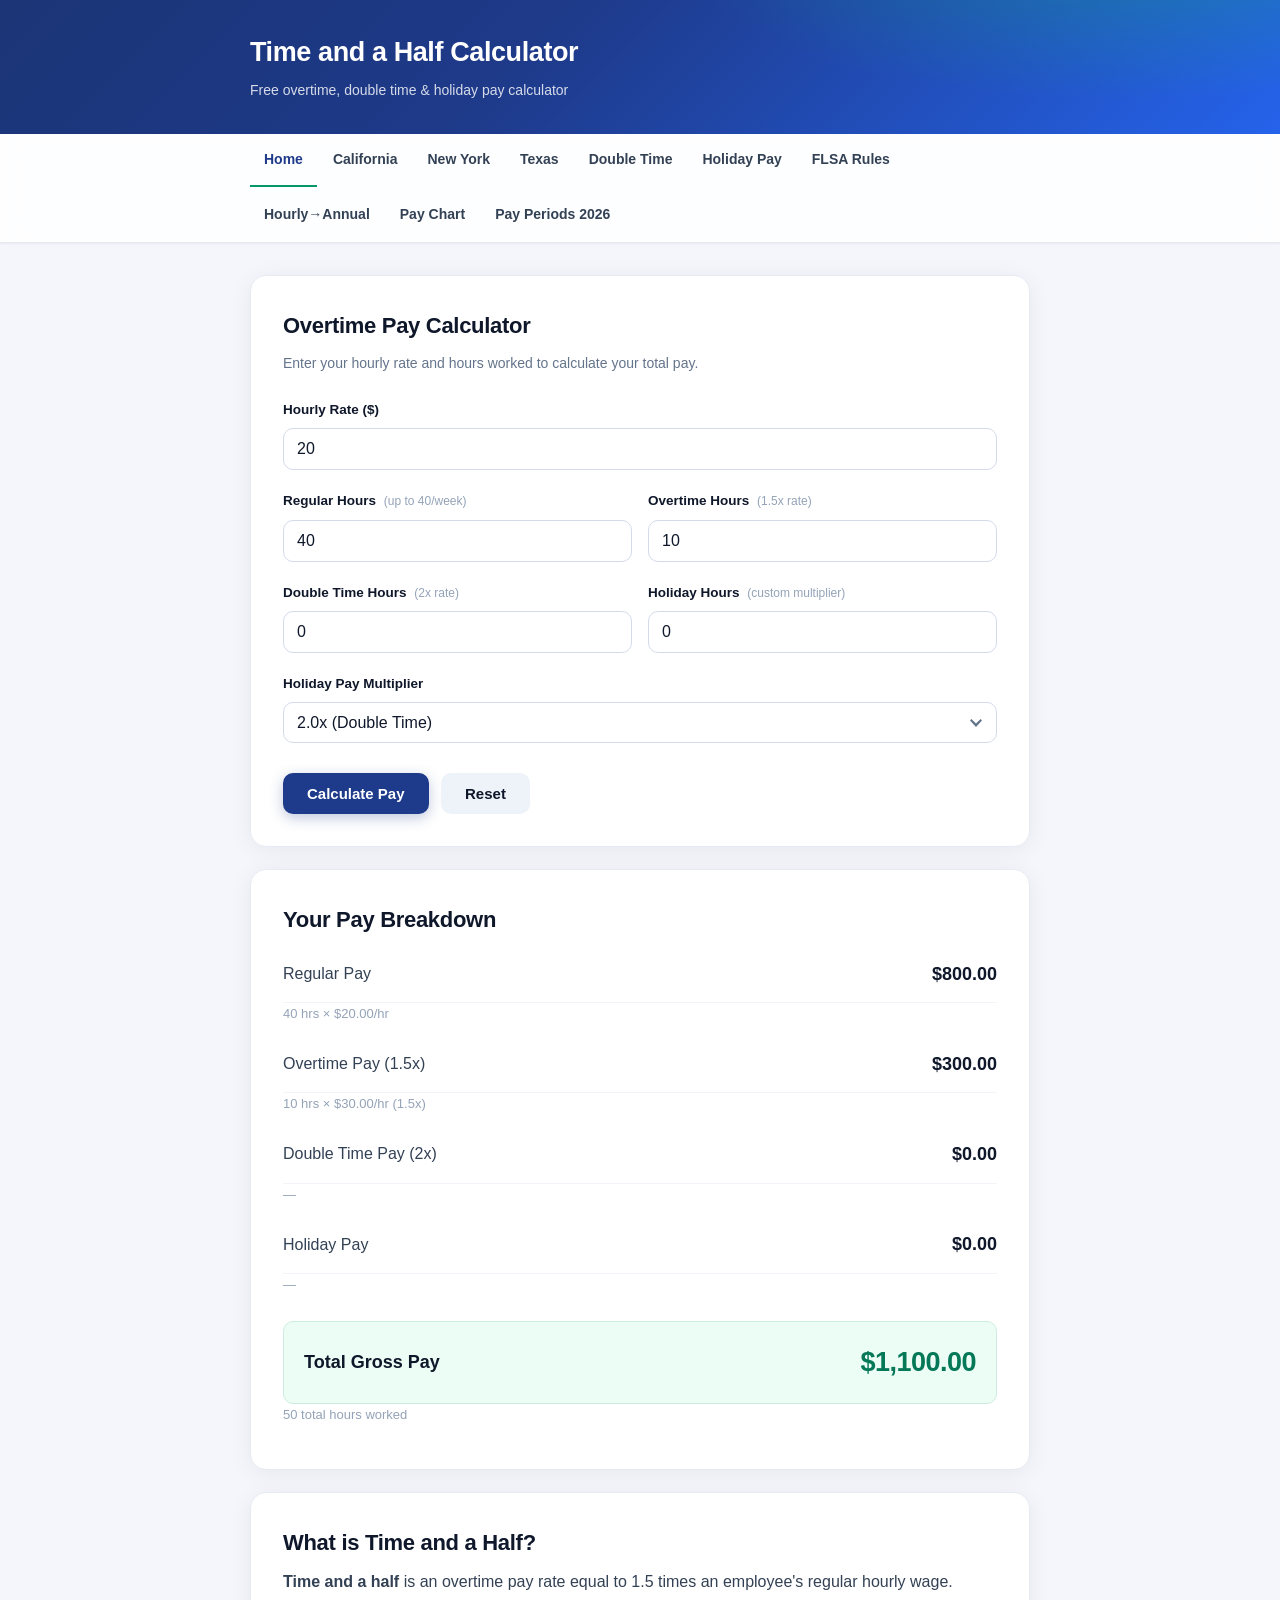
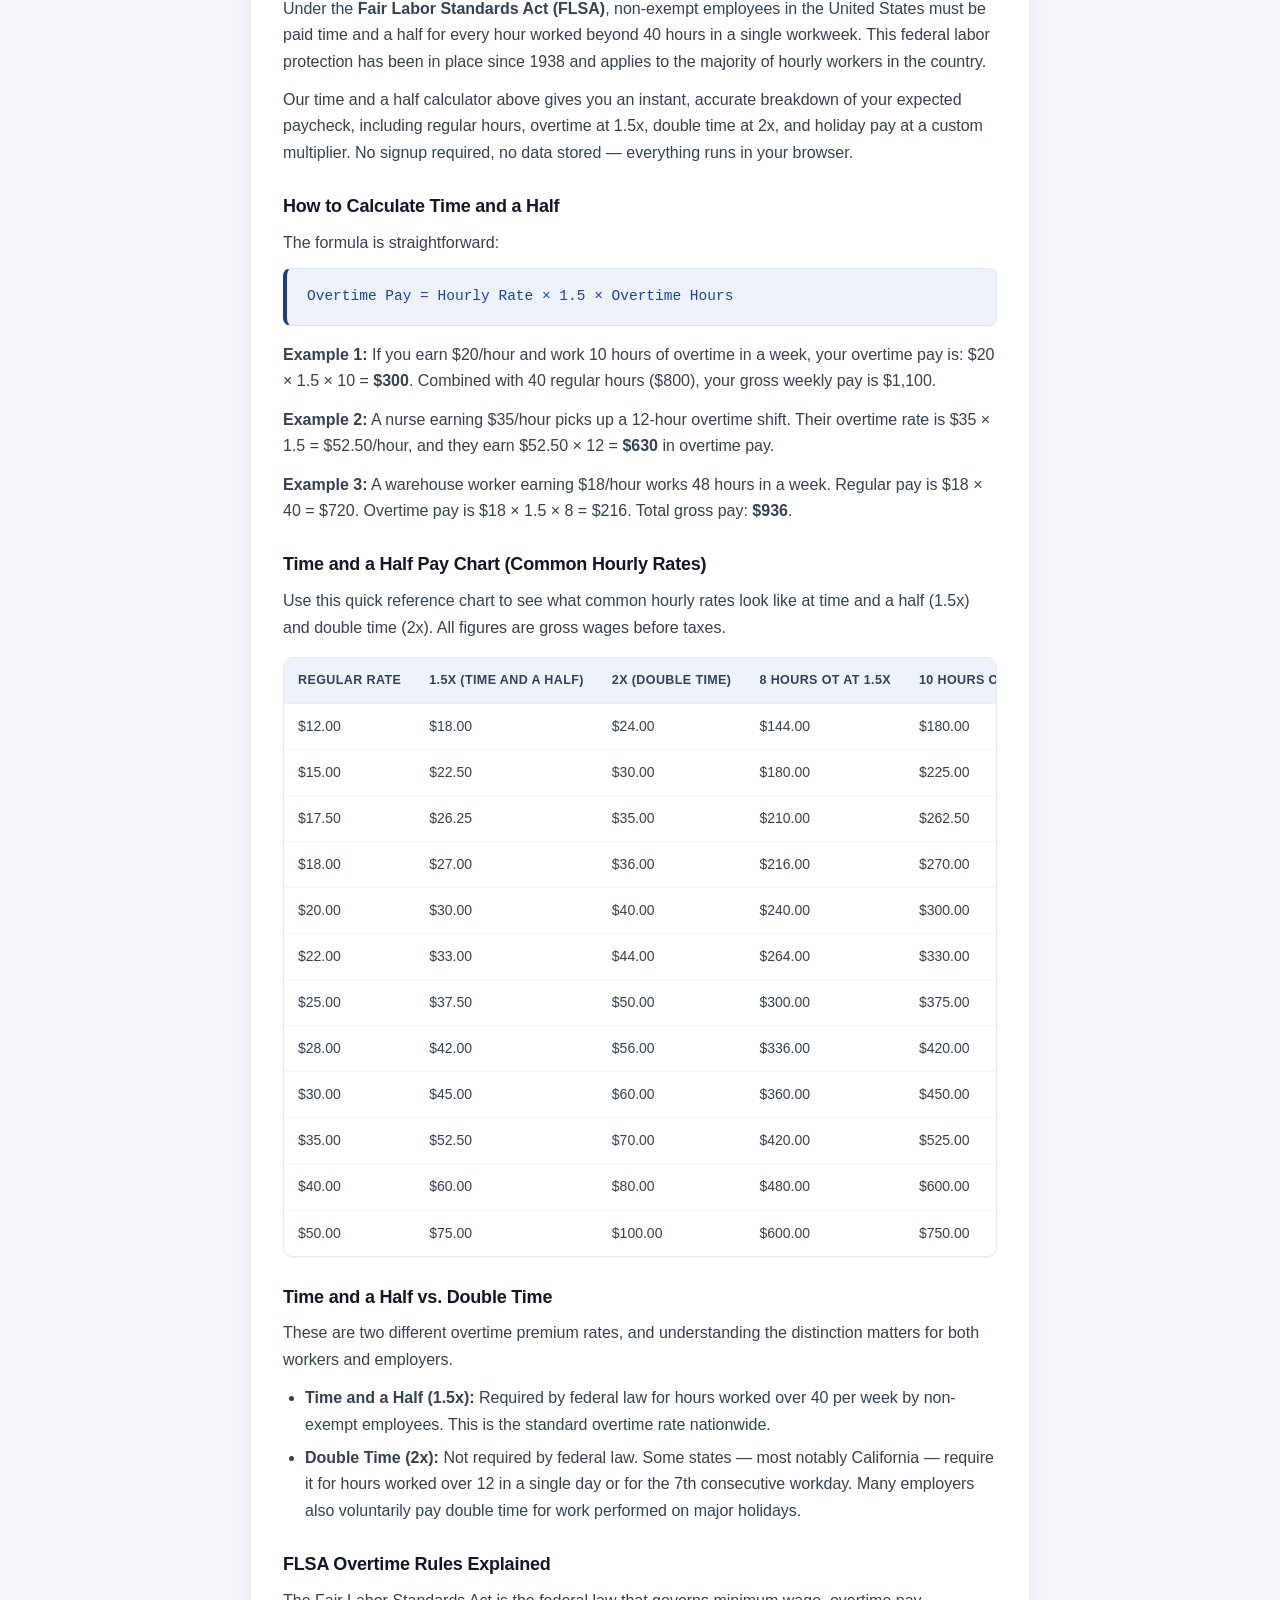
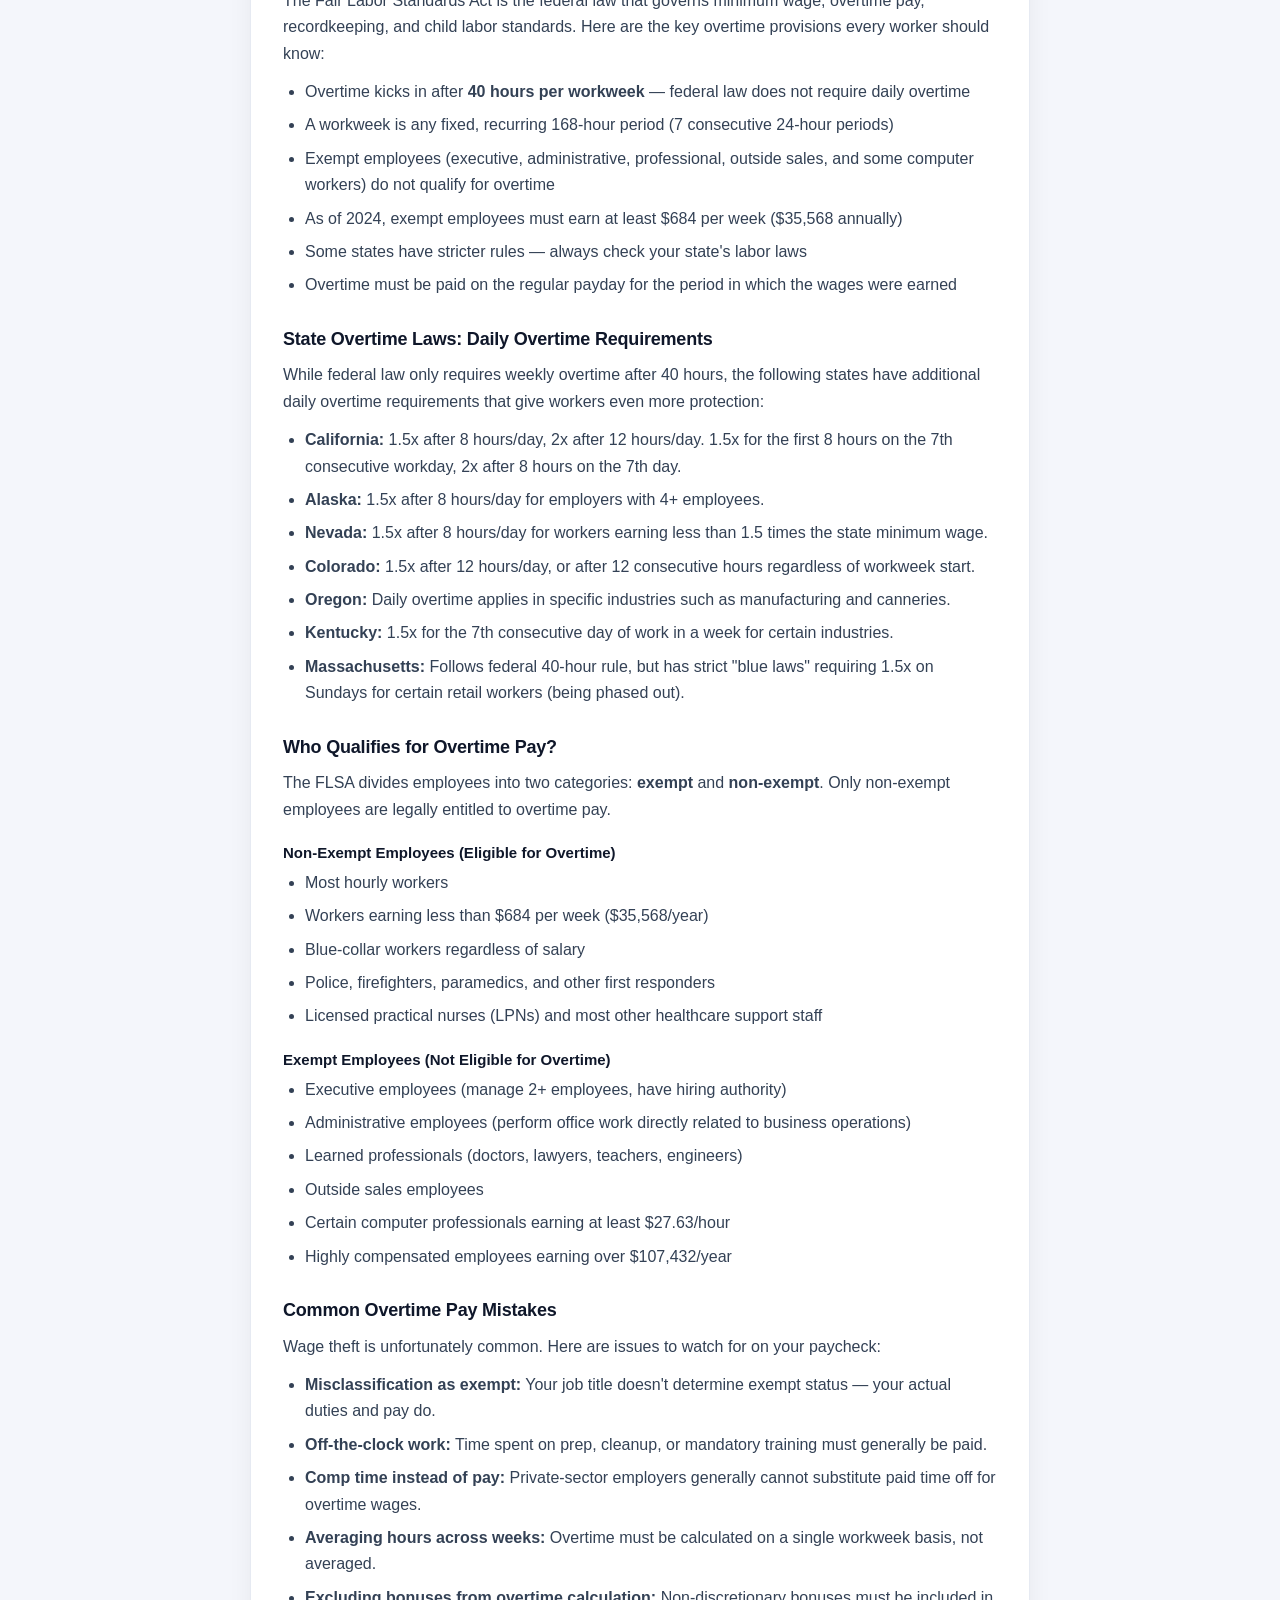
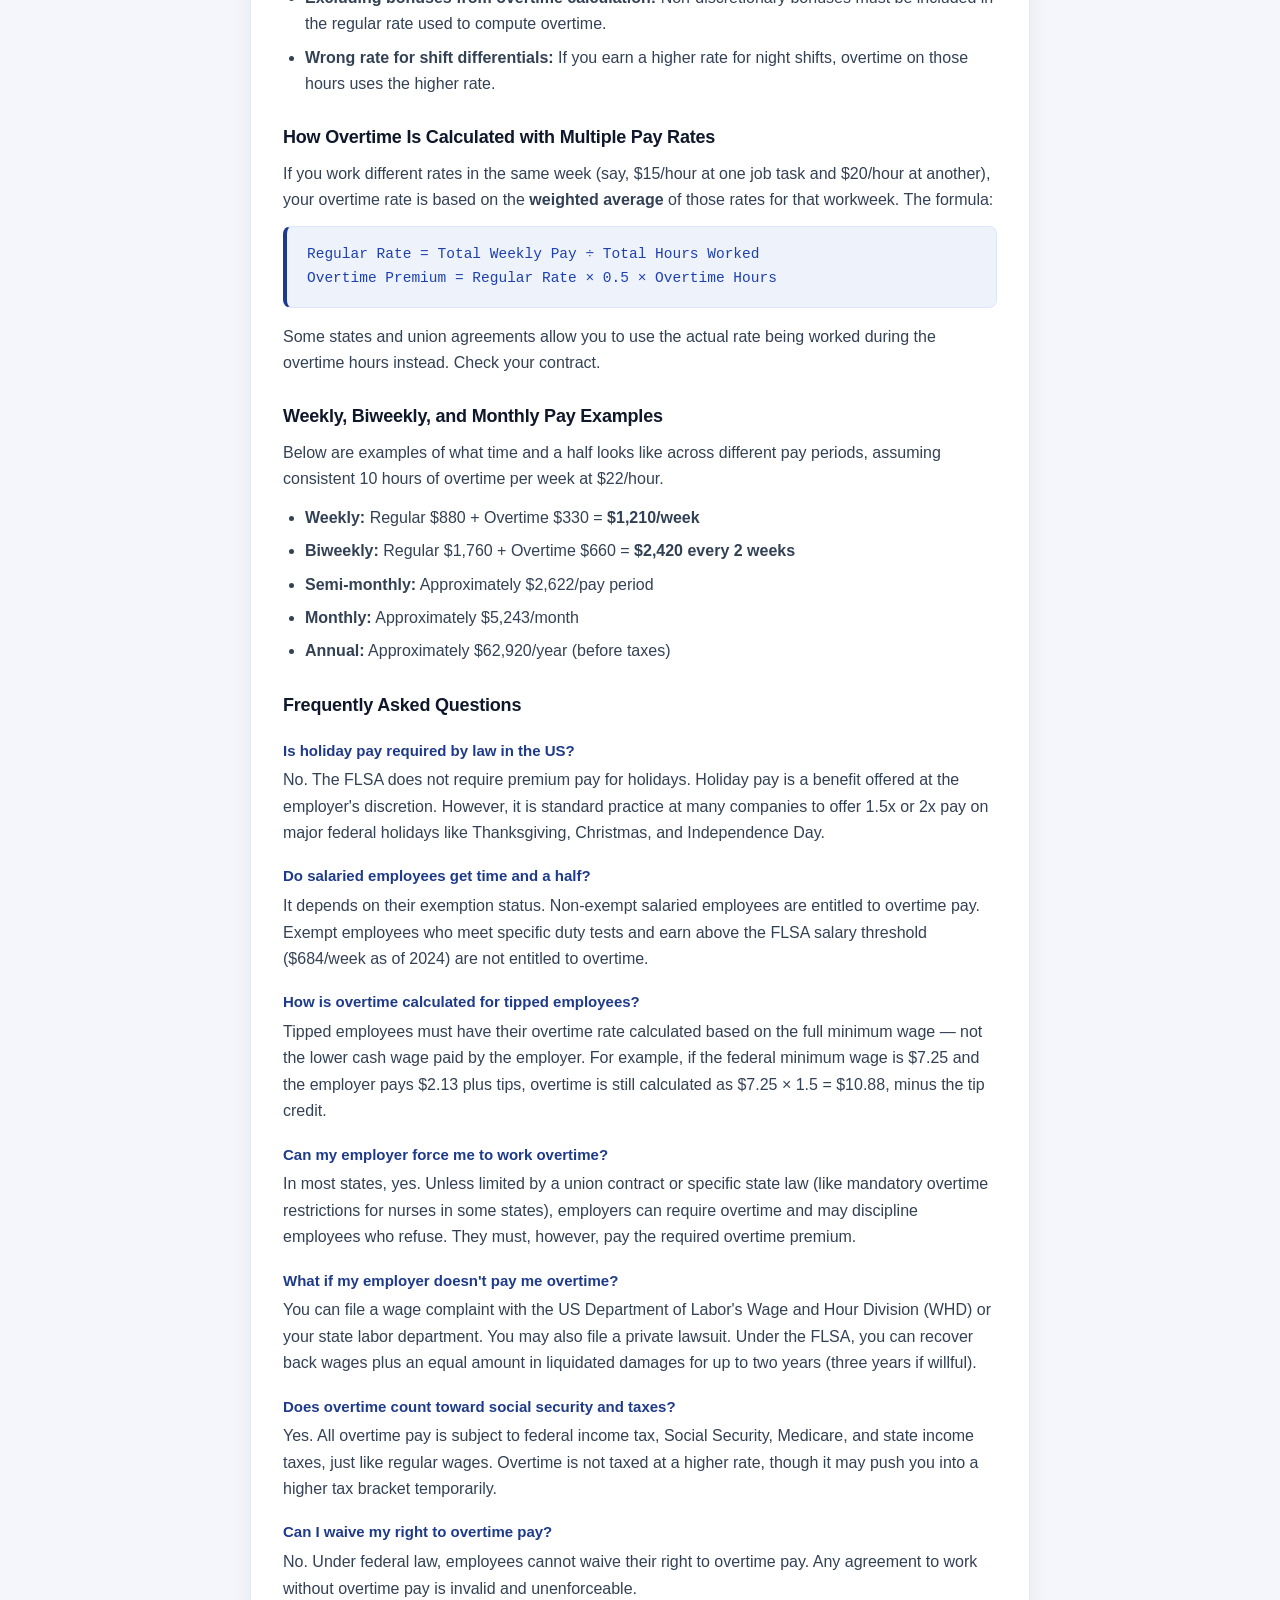
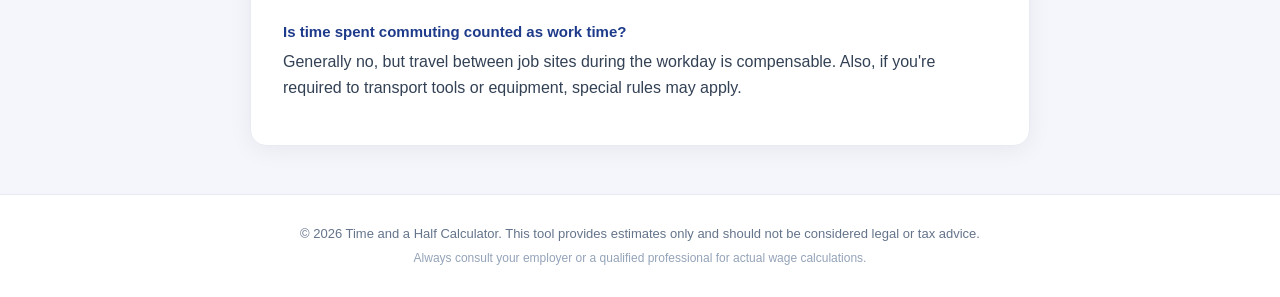
<file: index.html>
<!DOCTYPE html>
<html lang="en">
<head>
<meta charset="UTF-8">
<meta name="viewport" content="width=device-width, initial-scale=1.0">
<title>Time and a Half Calculator | Free Overtime Pay Tool</title>
<meta name="description" content="Free time and a half calculator. Instantly calculate overtime pay at 1.5x, double time at 2x, and holiday pay. FLSA-compliant overtime calculator for US hourly workers in 2026.">
<meta name="keywords" content="time and a half calculator, overtime calculator, overtime pay, 1.5x pay, double time calculator, holiday pay, FLSA overtime, hourly wage calculator">
<meta name="author" content="Time and a Half Calculator">
<meta name="robots" content="index, follow">
<meta name="theme-color" content="#1e3a8a">

<link rel="canonical" href="https://timeandahalfcalculator.one/">

<!-- Open Graph -->
<meta property="og:type" content="website">
<meta property="og:url" content="https://timeandahalfcalculator.one/">
<meta property="og:title" content="Time and a Half Calculator | Free Overtime Pay Calculator">
<meta property="og:description" content="Calculate overtime pay instantly. Supports 1.5x time and a half, 2x double time, and holiday pay. Free, no signup required.">
<meta property="og:image" content="https://timeandahalfcalculator.one/og-image.png">
<meta property="og:image:width" content="1200">
<meta property="og:image:height" content="630">
<meta property="og:site_name" content="Time and a Half Calculator">
<meta property="og:locale" content="en_US">

<!-- Twitter -->
<meta name="twitter:card" content="summary_large_image">
<meta name="twitter:title" content="Time and a Half Calculator | Free Overtime Pay Calculator">
<meta name="twitter:description" content="Calculate overtime pay instantly. 1.5x, 2x, and holiday pay supported. 100% free.">
<meta name="twitter:image" content="https://timeandahalfcalculator.one/og-image.png">

<link rel="icon" type="image/x-icon" href="/favicon.ico">
<link rel="icon" type="image/png" sizes="32x32" href="/favicon-32.png">
<link rel="icon" type="image/png" sizes="16x16" href="/favicon-16.png">
<link rel="apple-touch-icon" sizes="180x180" href="/favicon-180.png">

<link rel="stylesheet" href="style.css">

<!-- Structured Data: WebApplication -->
<script type="application/ld+json">
{
  "@context": "https://schema.org",
  "@type": "WebApplication",
  "name": "Time and a Half Calculator",
  "url": "https://timeandahalfcalculator.one/",
  "description": "Free online calculator for time and a half (1.5x), double time (2x), and holiday overtime pay. FLSA-compliant for US workers.",
  "applicationCategory": "FinanceApplication",
  "operatingSystem": "Any",
  "browserRequirements": "Requires JavaScript",
  "offers": {
    "@type": "Offer",
    "price": "0",
    "priceCurrency": "USD"
  },
  "aggregateRating": {
    "@type": "AggregateRating",
    "ratingValue": "4.8",
    "ratingCount": "127",
    "bestRating": "5",
    "worstRating": "1"
  }
}
</script>

<!-- Structured Data: FAQ -->
<script type="application/ld+json">
{
  "@context": "https://schema.org",
  "@type": "FAQPage",
  "mainEntity": [
    {
      "@type": "Question",
      "name": "What is time and a half pay?",
      "acceptedAnswer": {
        "@type": "Answer",
        "text": "Time and a half is an overtime pay rate equal to 1.5 times an employee's regular hourly wage. Under the Fair Labor Standards Act (FLSA), non-exempt US employees must receive time and a half for every hour worked beyond 40 in a single workweek."
      }
    },
    {
      "@type": "Question",
      "name": "How do you calculate time and a half?",
      "acceptedAnswer": {
        "@type": "Answer",
        "text": "Multiply your regular hourly rate by 1.5, then multiply by the number of overtime hours. For example, at $20/hour working 10 overtime hours: $20 × 1.5 × 10 = $300 in overtime pay."
      }
    },
    {
      "@type": "Question",
      "name": "Is holiday pay required by law in the US?",
      "acceptedAnswer": {
        "@type": "Answer",
        "text": "No. The FLSA does not require premium pay for holidays. Holiday pay is a benefit offered at the employer's discretion, though it is a common practice."
      }
    },
    {
      "@type": "Question",
      "name": "Do salaried employees get overtime pay?",
      "acceptedAnswer": {
        "@type": "Answer",
        "text": "It depends. Non-exempt salaried employees are entitled to overtime pay, while exempt employees who meet specific duty and salary tests are not."
      }
    },
    {
      "@type": "Question",
      "name": "What is double time?",
      "acceptedAnswer": {
        "@type": "Answer",
        "text": "Double time is a pay rate equal to 2 times an employee's regular hourly wage. It is not required by federal law, but some states like California require it for hours worked beyond 12 in a single day. It is also commonly paid for holidays."
      }
    }
  ]
}
</script>
</head>
<body>

<header class="site-header">
  <div class="container">
    <h1 class="logo"><a href="./">Time and a Half Calculator</a></h1>
    <p class="tagline">Free overtime, double time &amp; holiday pay calculator</p>
  </div>
</header>

<nav class="site-nav">
  <div class="container">
    <ul>
      <li><a href="./" class="active">Home</a></li>
      <li><a href="california-overtime-calculator/">California</a></li>
      <li><a href="new-york-overtime-calculator/">New York</a></li>
      <li><a href="texas-overtime-calculator/">Texas</a></li>
      <li><a href="double-time-calculator/">Double Time</a></li>
      <li><a href="holiday-pay-calculator/">Holiday Pay</a></li>
      <li><a href="flsa-overtime-rules/">FLSA Rules</a></li>
      <li><a href="hourly-to-annual-calculator/">Hourly→Annual</a></li>
      <li><a href="overtime-pay-chart/">Pay Chart</a></li>
      <li><a href="pay-periods-2026/">Pay Periods 2026</a></li>
    </ul>
  </div>
</nav>

<main class="container">

  <section class="calculator-card">
    <h2>Overtime Pay Calculator</h2>
    <p class="helper-text">Enter your hourly rate and hours worked to calculate your total pay.</p>

    <div class="input-group">
      <label for="hourlyRate">Hourly Rate ($)</label>
      <input type="number" id="hourlyRate" min="0" step="0.01" placeholder="e.g. 20.00" value="20">
    </div>

    <div class="input-row">
      <div class="input-group">
        <label for="regularHours">Regular Hours
          <span class="hint">(up to 40/week)</span>
        </label>
        <input type="number" id="regularHours" min="0" step="0.25" placeholder="40" value="40">
      </div>

      <div class="input-group">
        <label for="overtimeHours">Overtime Hours
          <span class="hint">(1.5x rate)</span>
        </label>
        <input type="number" id="overtimeHours" min="0" step="0.25" placeholder="0" value="10">
      </div>
    </div>

    <div class="input-row">
      <div class="input-group">
        <label for="doubleHours">Double Time Hours
          <span class="hint">(2x rate)</span>
        </label>
        <input type="number" id="doubleHours" min="0" step="0.25" placeholder="0" value="0">
      </div>

      <div class="input-group">
        <label for="holidayHours">Holiday Hours
          <span class="hint">(custom multiplier)</span>
        </label>
        <input type="number" id="holidayHours" min="0" step="0.25" placeholder="0" value="0">
      </div>
    </div>

    <div class="input-group">
      <label for="holidayMultiplier">Holiday Pay Multiplier</label>
      <select id="holidayMultiplier">
        <option value="1">1.0x (Regular)</option>
        <option value="1.5">1.5x (Time and a Half)</option>
        <option value="2" selected>2.0x (Double Time)</option>
        <option value="2.5">2.5x</option>
        <option value="3">3.0x (Triple Time)</option>
      </select>
    </div>

    <button id="calculateBtn" class="btn-primary">Calculate Pay</button>
    <button id="resetBtn" class="btn-secondary">Reset</button>
  </section>

  <section class="results-card" id="results">
    <h2>Your Pay Breakdown</h2>

    <div class="result-row">
      <span class="result-label">Regular Pay</span>
      <span class="result-value" id="regularPay">$0.00</span>
    </div>
    <div class="result-detail" id="regularDetail">—</div>

    <div class="result-row">
      <span class="result-label">Overtime Pay (1.5x)</span>
      <span class="result-value" id="overtimePay">$0.00</span>
    </div>
    <div class="result-detail" id="overtimeDetail">—</div>

    <div class="result-row">
      <span class="result-label">Double Time Pay (2x)</span>
      <span class="result-value" id="doublePay">$0.00</span>
    </div>
    <div class="result-detail" id="doubleDetail">—</div>

    <div class="result-row">
      <span class="result-label">Holiday Pay</span>
      <span class="result-value" id="holidayPay">$0.00</span>
    </div>
    <div class="result-detail" id="holidayDetail">—</div>

    <div class="result-row total-row">
      <span class="result-label">Total Gross Pay</span>
      <span class="result-value total-value" id="totalPay">$0.00</span>
    </div>
    <div class="result-detail" id="totalDetail">—</div>
  </section>

  <section class="info-section">
    <h2>What is Time and a Half?</h2>
    <p>
      <strong>Time and a half</strong> is an overtime pay rate equal to 1.5 times an employee's regular hourly wage.
      Under the <strong>Fair Labor Standards Act (FLSA)</strong>, non-exempt employees in the United States must be paid
      time and a half for every hour worked beyond 40 hours in a single workweek. This federal labor protection has been
      in place since 1938 and applies to the majority of hourly workers in the country.
    </p>
    <p>
      Our time and a half calculator above gives you an instant, accurate breakdown of your expected paycheck, including
      regular hours, overtime at 1.5x, double time at 2x, and holiday pay at a custom multiplier. No signup required,
      no data stored — everything runs in your browser.
    </p>

    <h3>How to Calculate Time and a Half</h3>
    <p>The formula is straightforward:</p>
    <div class="formula-box">
      Overtime Pay = Hourly Rate × 1.5 × Overtime Hours
    </div>
    <p>
      <strong>Example 1:</strong> If you earn $20/hour and work 10 hours of overtime in a week, your overtime pay is:
      $20 × 1.5 × 10 = <strong>$300</strong>. Combined with 40 regular hours ($800), your gross weekly pay is $1,100.
    </p>
    <p>
      <strong>Example 2:</strong> A nurse earning $35/hour picks up a 12-hour overtime shift. Their overtime rate is
      $35 × 1.5 = $52.50/hour, and they earn $52.50 × 12 = <strong>$630</strong> in overtime pay.
    </p>
    <p>
      <strong>Example 3:</strong> A warehouse worker earning $18/hour works 48 hours in a week. Regular pay is
      $18 × 40 = $720. Overtime pay is $18 × 1.5 × 8 = $216. Total gross pay: <strong>$936</strong>.
    </p>

    <h3>Time and a Half Pay Chart (Common Hourly Rates)</h3>
    <p>
      Use this quick reference chart to see what common hourly rates look like at time and a half (1.5x) and
      double time (2x). All figures are gross wages before taxes.
    </p>
    <div class="table-wrap">
      <table class="pay-table">
        <thead>
          <tr>
            <th>Regular Rate</th>
            <th>1.5x (Time and a Half)</th>
            <th>2x (Double Time)</th>
            <th>8 Hours OT at 1.5x</th>
            <th>10 Hours OT at 1.5x</th>
          </tr>
        </thead>
        <tbody>
          <tr><td>$12.00</td><td>$18.00</td><td>$24.00</td><td>$144.00</td><td>$180.00</td></tr>
          <tr><td>$15.00</td><td>$22.50</td><td>$30.00</td><td>$180.00</td><td>$225.00</td></tr>
          <tr><td>$17.50</td><td>$26.25</td><td>$35.00</td><td>$210.00</td><td>$262.50</td></tr>
          <tr><td>$18.00</td><td>$27.00</td><td>$36.00</td><td>$216.00</td><td>$270.00</td></tr>
          <tr><td>$20.00</td><td>$30.00</td><td>$40.00</td><td>$240.00</td><td>$300.00</td></tr>
          <tr><td>$22.00</td><td>$33.00</td><td>$44.00</td><td>$264.00</td><td>$330.00</td></tr>
          <tr><td>$25.00</td><td>$37.50</td><td>$50.00</td><td>$300.00</td><td>$375.00</td></tr>
          <tr><td>$28.00</td><td>$42.00</td><td>$56.00</td><td>$336.00</td><td>$420.00</td></tr>
          <tr><td>$30.00</td><td>$45.00</td><td>$60.00</td><td>$360.00</td><td>$450.00</td></tr>
          <tr><td>$35.00</td><td>$52.50</td><td>$70.00</td><td>$420.00</td><td>$525.00</td></tr>
          <tr><td>$40.00</td><td>$60.00</td><td>$80.00</td><td>$480.00</td><td>$600.00</td></tr>
          <tr><td>$50.00</td><td>$75.00</td><td>$100.00</td><td>$600.00</td><td>$750.00</td></tr>
        </tbody>
      </table>
    </div>

    <h3>Time and a Half vs. Double Time</h3>
    <p>
      These are two different overtime premium rates, and understanding the distinction matters for both workers and employers.
    </p>
    <ul>
      <li><strong>Time and a Half (1.5x):</strong> Required by federal law for hours worked over 40 per week by non-exempt employees. This is the standard overtime rate nationwide.</li>
      <li><strong>Double Time (2x):</strong> Not required by federal law. Some states — most notably California — require it for hours worked over 12 in a single day or for the 7th consecutive workday. Many employers also voluntarily pay double time for work performed on major holidays.</li>
    </ul>

    <h3>FLSA Overtime Rules Explained</h3>
    <p>
      The Fair Labor Standards Act is the federal law that governs minimum wage, overtime pay, recordkeeping, and child labor
      standards. Here are the key overtime provisions every worker should know:
    </p>
    <ul>
      <li>Overtime kicks in after <strong>40 hours per workweek</strong> — federal law does not require daily overtime</li>
      <li>A workweek is any fixed, recurring 168-hour period (7 consecutive 24-hour periods)</li>
      <li>Exempt employees (executive, administrative, professional, outside sales, and some computer workers) do not qualify for overtime</li>
      <li>As of 2024, exempt employees must earn at least $684 per week ($35,568 annually)</li>
      <li>Some states have stricter rules — always check your state's labor laws</li>
      <li>Overtime must be paid on the regular payday for the period in which the wages were earned</li>
    </ul>

    <h3>State Overtime Laws: Daily Overtime Requirements</h3>
    <p>
      While federal law only requires weekly overtime after 40 hours, the following states have additional daily overtime
      requirements that give workers even more protection:
    </p>
    <ul>
      <li><strong>California:</strong> 1.5x after 8 hours/day, 2x after 12 hours/day. 1.5x for the first 8 hours on the 7th consecutive workday, 2x after 8 hours on the 7th day.</li>
      <li><strong>Alaska:</strong> 1.5x after 8 hours/day for employers with 4+ employees.</li>
      <li><strong>Nevada:</strong> 1.5x after 8 hours/day for workers earning less than 1.5 times the state minimum wage.</li>
      <li><strong>Colorado:</strong> 1.5x after 12 hours/day, or after 12 consecutive hours regardless of workweek start.</li>
      <li><strong>Oregon:</strong> Daily overtime applies in specific industries such as manufacturing and canneries.</li>
      <li><strong>Kentucky:</strong> 1.5x for the 7th consecutive day of work in a week for certain industries.</li>
      <li><strong>Massachusetts:</strong> Follows federal 40-hour rule, but has strict "blue laws" requiring 1.5x on Sundays for certain retail workers (being phased out).</li>
    </ul>

    <h3>Who Qualifies for Overtime Pay?</h3>
    <p>
      The FLSA divides employees into two categories: <strong>exempt</strong> and <strong>non-exempt</strong>. Only
      non-exempt employees are legally entitled to overtime pay.
    </p>
    <h4>Non-Exempt Employees (Eligible for Overtime)</h4>
    <ul>
      <li>Most hourly workers</li>
      <li>Workers earning less than $684 per week ($35,568/year)</li>
      <li>Blue-collar workers regardless of salary</li>
      <li>Police, firefighters, paramedics, and other first responders</li>
      <li>Licensed practical nurses (LPNs) and most other healthcare support staff</li>
    </ul>
    <h4>Exempt Employees (Not Eligible for Overtime)</h4>
    <ul>
      <li>Executive employees (manage 2+ employees, have hiring authority)</li>
      <li>Administrative employees (perform office work directly related to business operations)</li>
      <li>Learned professionals (doctors, lawyers, teachers, engineers)</li>
      <li>Outside sales employees</li>
      <li>Certain computer professionals earning at least $27.63/hour</li>
      <li>Highly compensated employees earning over $107,432/year</li>
    </ul>

    <h3>Common Overtime Pay Mistakes</h3>
    <p>
      Wage theft is unfortunately common. Here are issues to watch for on your paycheck:
    </p>
    <ul>
      <li><strong>Misclassification as exempt:</strong> Your job title doesn't determine exempt status — your actual duties and pay do.</li>
      <li><strong>Off-the-clock work:</strong> Time spent on prep, cleanup, or mandatory training must generally be paid.</li>
      <li><strong>Comp time instead of pay:</strong> Private-sector employers generally cannot substitute paid time off for overtime wages.</li>
      <li><strong>Averaging hours across weeks:</strong> Overtime must be calculated on a single workweek basis, not averaged.</li>
      <li><strong>Excluding bonuses from overtime calculation:</strong> Non-discretionary bonuses must be included in the regular rate used to compute overtime.</li>
      <li><strong>Wrong rate for shift differentials:</strong> If you earn a higher rate for night shifts, overtime on those hours uses the higher rate.</li>
    </ul>

    <h3>How Overtime Is Calculated with Multiple Pay Rates</h3>
    <p>
      If you work different rates in the same week (say, $15/hour at one job task and $20/hour at another), your overtime rate is based on the <strong>weighted average</strong> of those rates for that workweek. The formula:
    </p>
    <div class="formula-box">
      Regular Rate = Total Weekly Pay ÷ Total Hours Worked<br>
      Overtime Premium = Regular Rate × 0.5 × Overtime Hours
    </div>
    <p>
      Some states and union agreements allow you to use the actual rate being worked during the overtime hours instead. Check your contract.
    </p>

    <h3>Weekly, Biweekly, and Monthly Pay Examples</h3>
    <p>
      Below are examples of what time and a half looks like across different pay periods, assuming consistent 10 hours of overtime per week at $22/hour.
    </p>
    <ul>
      <li><strong>Weekly:</strong> Regular $880 + Overtime $330 = <strong>$1,210/week</strong></li>
      <li><strong>Biweekly:</strong> Regular $1,760 + Overtime $660 = <strong>$2,420 every 2 weeks</strong></li>
      <li><strong>Semi-monthly:</strong> Approximately $2,622/pay period</li>
      <li><strong>Monthly:</strong> Approximately $5,243/month</li>
      <li><strong>Annual:</strong> Approximately $62,920/year (before taxes)</li>
    </ul>

    <h3>Frequently Asked Questions</h3>
    <div class="faq">
      <h4>Is holiday pay required by law in the US?</h4>
      <p>No. The FLSA does not require premium pay for holidays. Holiday pay is a benefit offered at the employer's discretion. However, it is standard practice at many companies to offer 1.5x or 2x pay on major federal holidays like Thanksgiving, Christmas, and Independence Day.</p>

      <h4>Do salaried employees get time and a half?</h4>
      <p>It depends on their exemption status. Non-exempt salaried employees are entitled to overtime pay. Exempt employees who meet specific duty tests and earn above the FLSA salary threshold ($684/week as of 2024) are not entitled to overtime.</p>

      <h4>How is overtime calculated for tipped employees?</h4>
      <p>Tipped employees must have their overtime rate calculated based on the full minimum wage — not the lower cash wage paid by the employer. For example, if the federal minimum wage is $7.25 and the employer pays $2.13 plus tips, overtime is still calculated as $7.25 × 1.5 = $10.88, minus the tip credit.</p>

      <h4>Can my employer force me to work overtime?</h4>
      <p>In most states, yes. Unless limited by a union contract or specific state law (like mandatory overtime restrictions for nurses in some states), employers can require overtime and may discipline employees who refuse. They must, however, pay the required overtime premium.</p>

      <h4>What if my employer doesn't pay me overtime?</h4>
      <p>You can file a wage complaint with the US Department of Labor's Wage and Hour Division (WHD) or your state labor department. You may also file a private lawsuit. Under the FLSA, you can recover back wages plus an equal amount in liquidated damages for up to two years (three years if willful).</p>

      <h4>Does overtime count toward social security and taxes?</h4>
      <p>Yes. All overtime pay is subject to federal income tax, Social Security, Medicare, and state income taxes, just like regular wages. Overtime is not taxed at a higher rate, though it may push you into a higher tax bracket temporarily.</p>

      <h4>Can I waive my right to overtime pay?</h4>
      <p>No. Under federal law, employees cannot waive their right to overtime pay. Any agreement to work without overtime pay is invalid and unenforceable.</p>

      <h4>Is time spent commuting counted as work time?</h4>
      <p>Generally no, but travel between job sites during the workday is compensable. Also, if you're required to transport tools or equipment, special rules may apply.</p>
    </div>
  </section>

</main>

<footer class="site-footer">
  <div class="container">
    <p>&copy; 2026 Time and a Half Calculator. This tool provides estimates only and should not be considered legal or tax advice.</p>
    <p class="disclaimer">Always consult your employer or a qualified professional for actual wage calculations.</p>
  </div>
</footer>

<script src="script.js"></script>
</body>
</html>
</file>
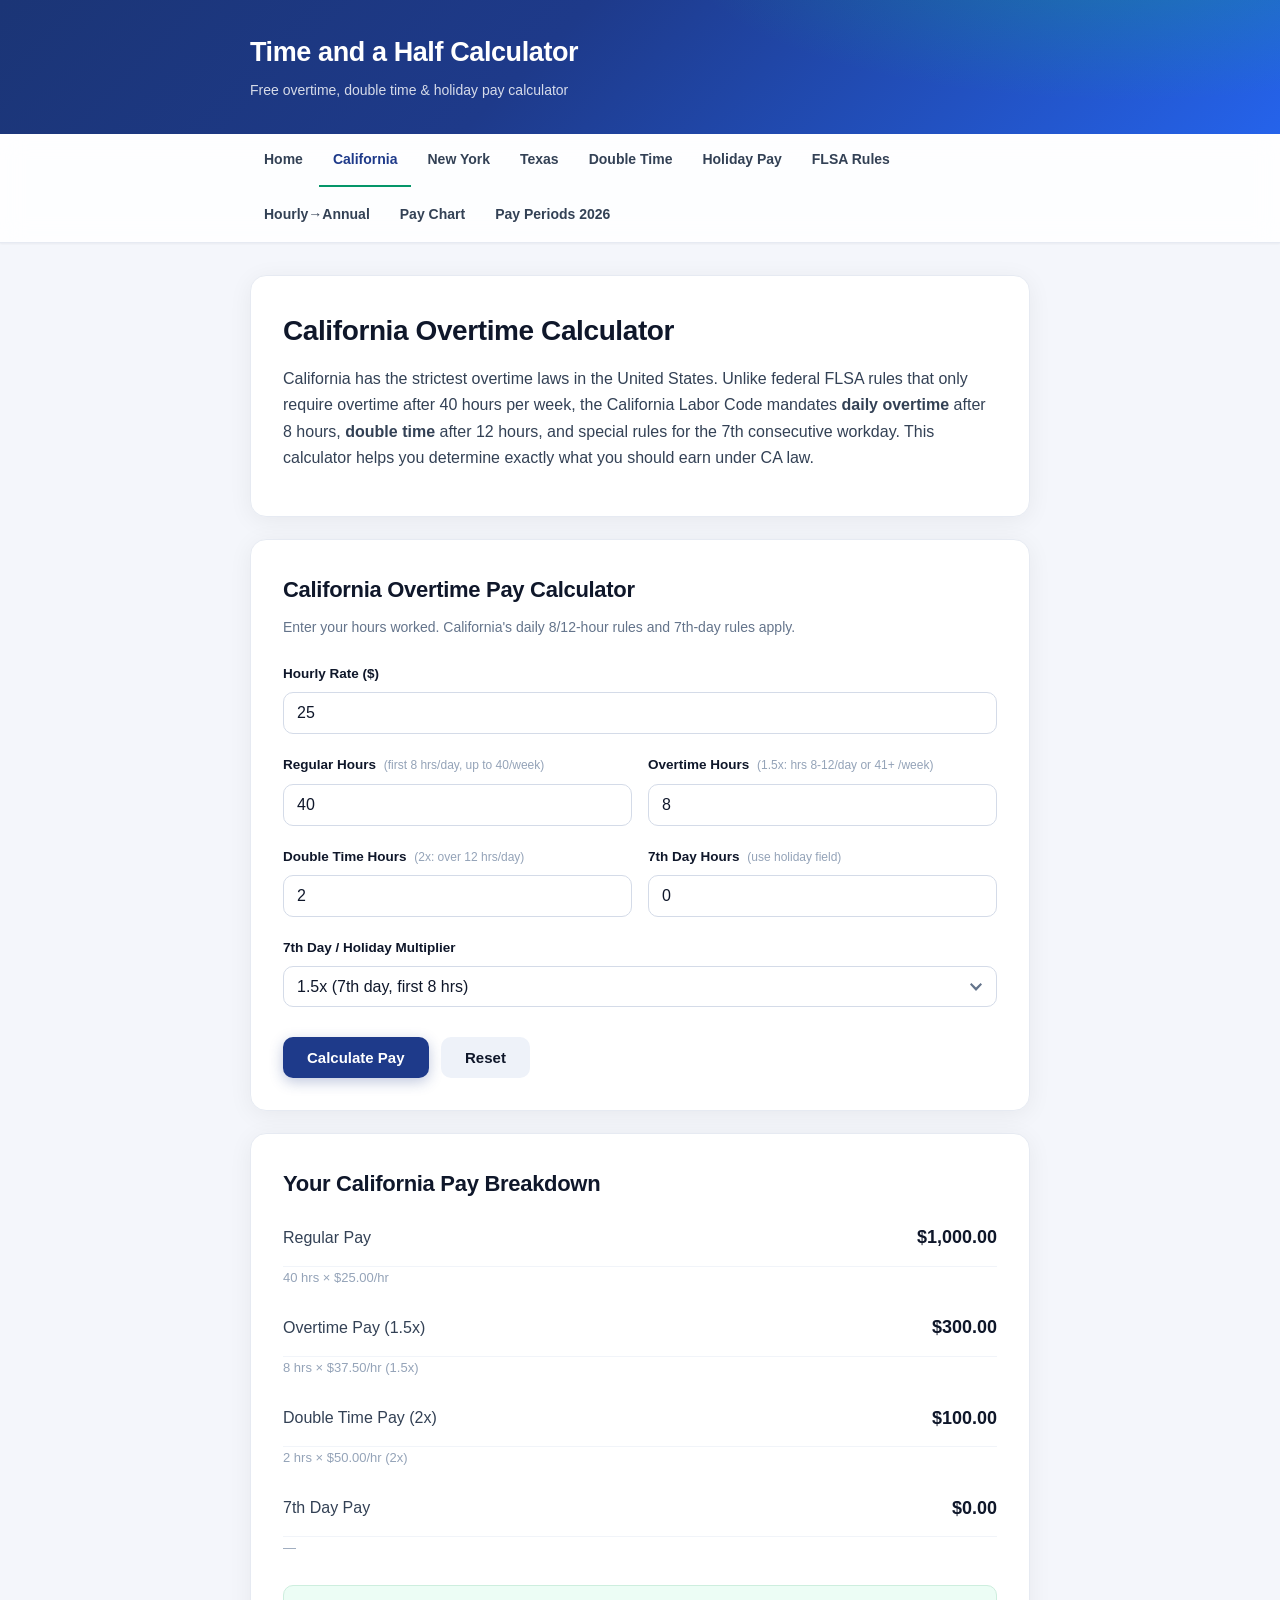
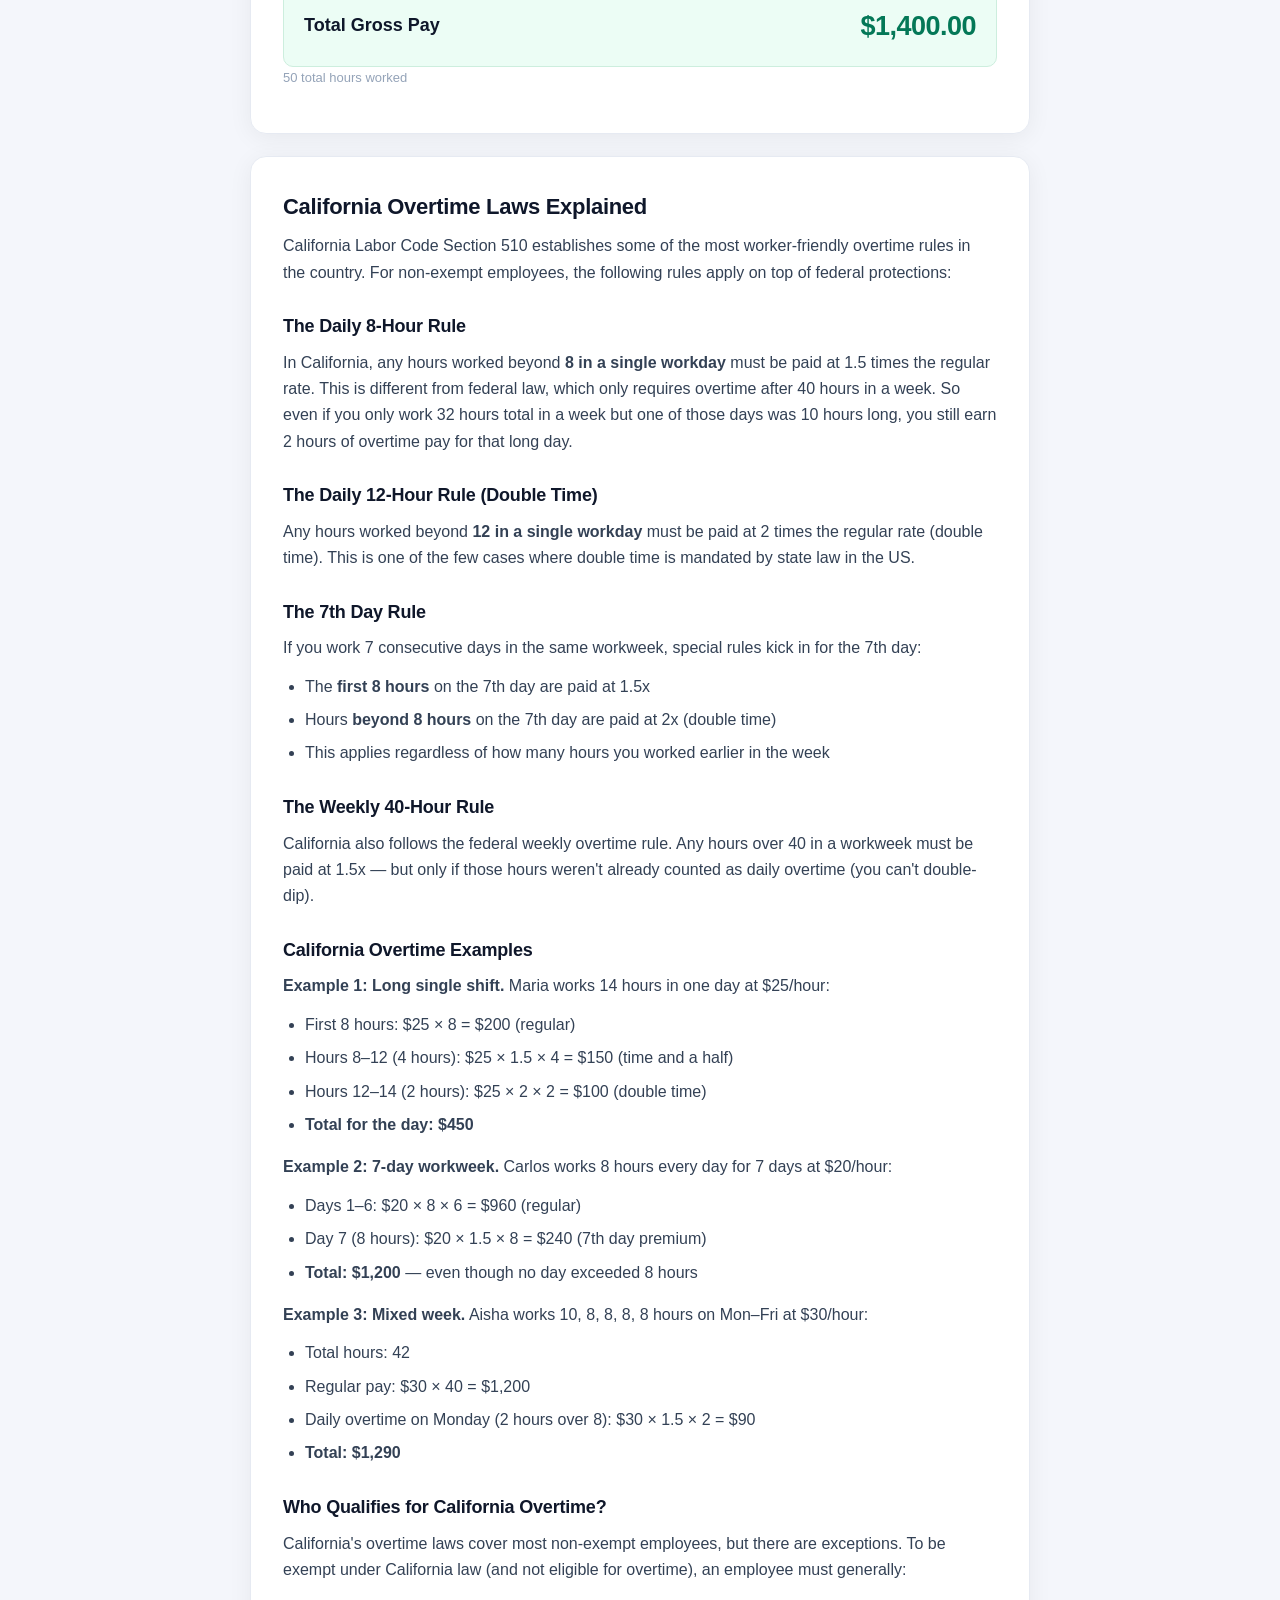
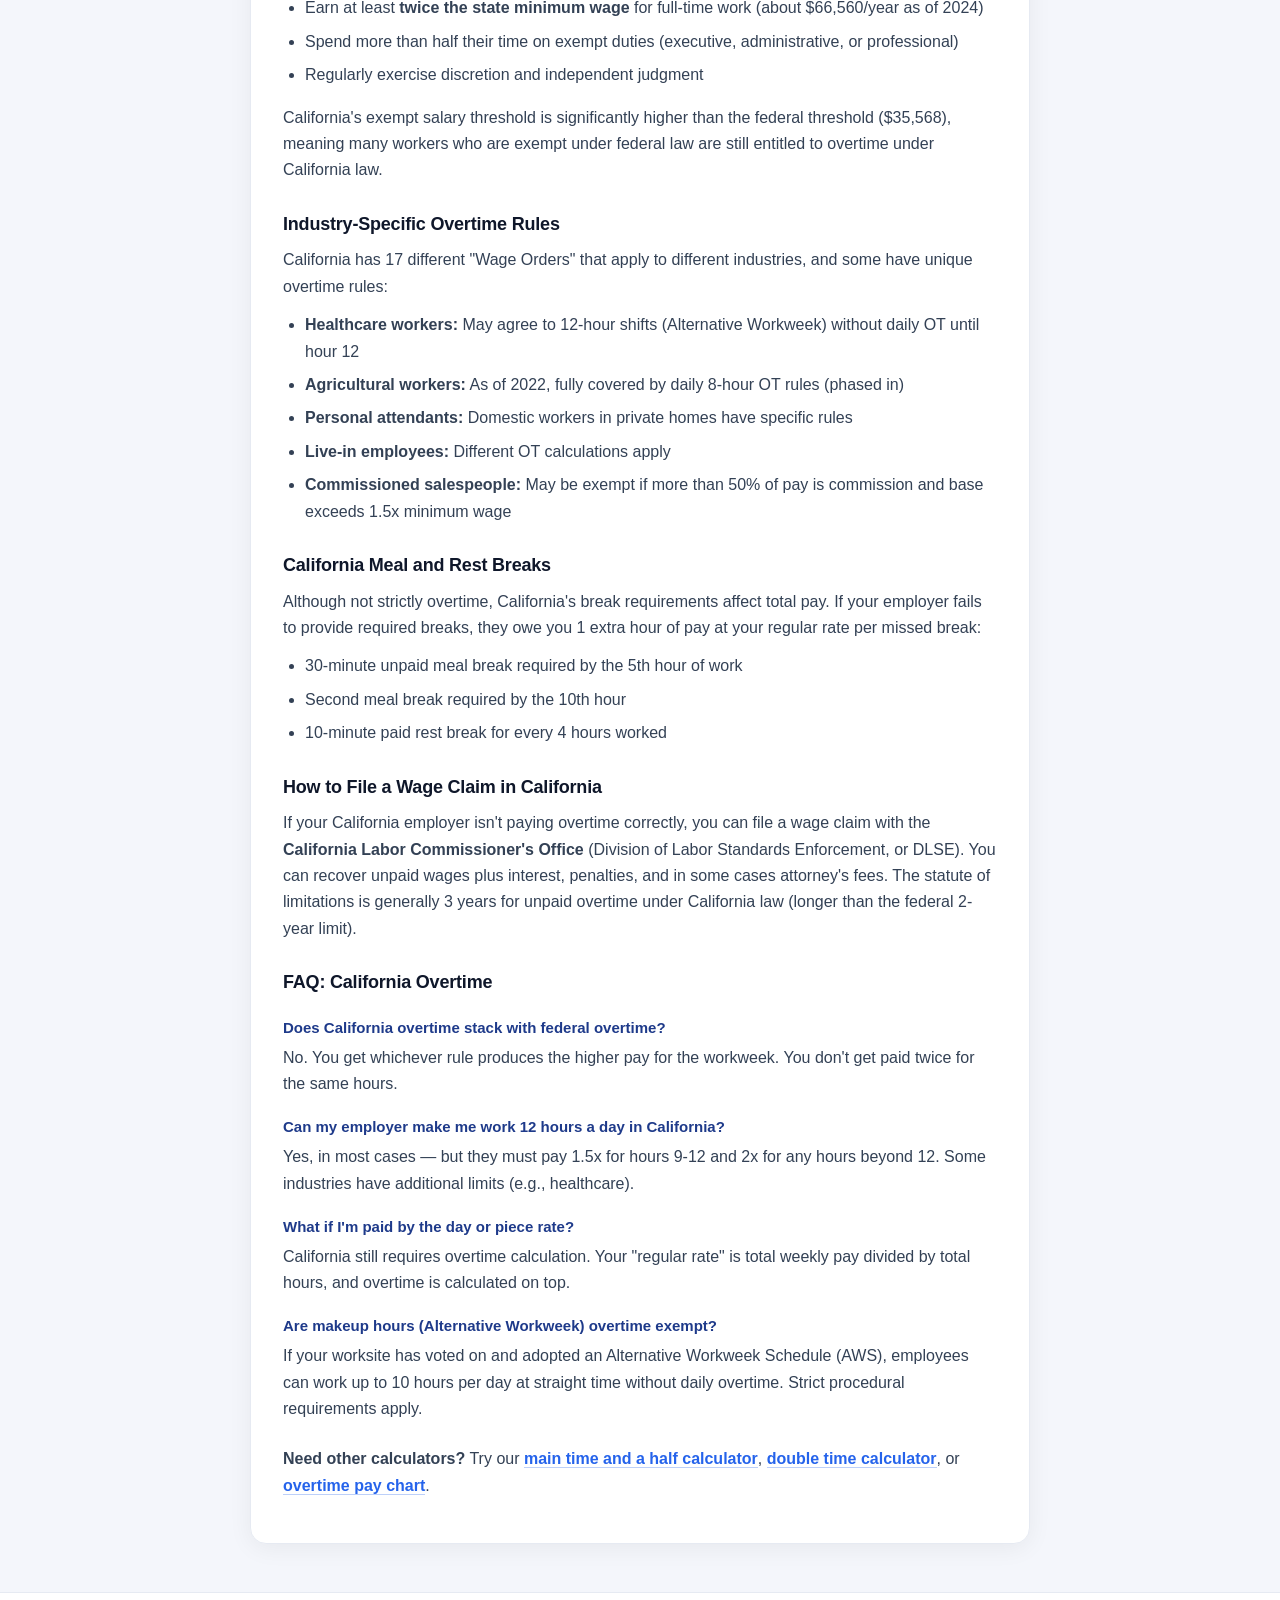
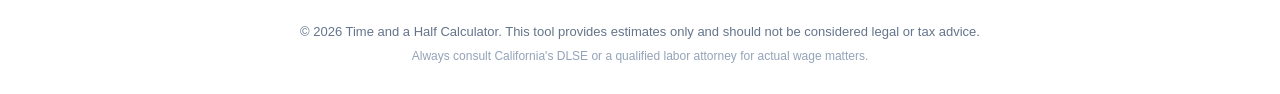
<file: california-overtime-calculator/index.html>
<!DOCTYPE html>
<html lang="en">
<head>
<meta charset="UTF-8">
<meta name="viewport" content="width=device-width, initial-scale=1.0">
<title>California Overtime Calculator | Daily &amp; Weekly OT Pay (8/12 Hour Rules)</title>
<meta name="description" content="Free California overtime calculator. Compute daily 1.5x after 8 hours, 2x after 12 hours, plus 7th-day overtime rules. CA Labor Code compliant for 2026.">
<meta name="keywords" content="california overtime calculator, california overtime laws, daily overtime california, california 8 hour rule, california 12 hour rule, 7th day overtime">
<meta name="robots" content="index, follow">
<meta name="theme-color" content="#1e3a8a">

<link rel="canonical" href="https://timeandahalfcalculator.one/california-overtime-calculator/">

<meta property="og:type" content="website">
<meta property="og:url" content="https://timeandahalfcalculator.one/california-overtime-calculator/">
<meta property="og:title" content="California Overtime Calculator | Daily &amp; Weekly OT Pay">
<meta property="og:description" content="Calculate California overtime: 1.5x after 8 hours/day, 2x after 12 hours/day, 7th-day rules. Free CA Labor Code compliant tool.">
<meta property="og:image" content="https://timeandahalfcalculator.one/og-image.png">
<meta property="og:image:width" content="1200">
<meta property="og:image:height" content="630">
<meta property="og:site_name" content="Time and a Half Calculator">


<!-- Twitter -->
<meta name="twitter:card" content="summary">
<meta name="twitter:title" content="California Overtime Calculator | Daily &amp; Weekly OT Pay">
<meta name="twitter:description" content="Calculate California overtime: 1.5x after 8 hours/day, 2x after 12 hours/day, 7th-day rules. Free CA Labor Code compliant tool.">
<meta name="twitter:image" content="https://timeandahalfcalculator.one/og-image.png">

<link rel="icon" type="image/x-icon" href="/favicon.ico">
<link rel="icon" type="image/png" sizes="32x32" href="/favicon-32.png">
<link rel="icon" type="image/png" sizes="16x16" href="/favicon-16.png">
<link rel="apple-touch-icon" sizes="180x180" href="/favicon-180.png">

<link rel="stylesheet" href="../style.css">

<script type="application/ld+json">
{
  "@context": "https://schema.org",
  "@type": "WebApplication",
  "name": "California Overtime Calculator",
  "url": "https://timeandahalfcalculator.one/california-overtime-calculator/",
  "description": "Free California overtime calculator with daily 8/12 hour rules and 7th-day overtime support.",
  "applicationCategory": "FinanceApplication",
  "operatingSystem": "Any",
  "offers": {
    "@type": "Offer",
    "price": "0",
    "priceCurrency": "USD"
  }
}
</script>
<script type="application/ld+json">
{
  "@context": "https://schema.org",
  "@type": "BreadcrumbList",
  "itemListElement": [
    {"@type": "ListItem", "position": 1, "name": "Home", "item": "https://timeandahalfcalculator.one/"},
    {"@type": "ListItem", "position": 2, "name": "California Overtime Calculator", "item": "https://timeandahalfcalculator.one/california-overtime-calculator/"}
  ]
}
</script>
</head>
<body>

<header class="site-header">
  <div class="container">
    <div class="logo"><a href="../">Time and a Half Calculator</a></div>
    <p class="tagline">Free overtime, double time &amp; holiday pay calculator</p>
  </div>
</header>

<nav class="site-nav">
  <div class="container">
    <ul>
      <li><a href="../">Home</a></li>
      <li><a href="../california-overtime-calculator/" class="active">California</a></li>
      <li><a href="../new-york-overtime-calculator/">New York</a></li>
      <li><a href="../texas-overtime-calculator/">Texas</a></li>
      <li><a href="../double-time-calculator/">Double Time</a></li>
      <li><a href="../holiday-pay-calculator/">Holiday Pay</a></li>
      <li><a href="../flsa-overtime-rules/">FLSA Rules</a></li>
      <li><a href="../hourly-to-annual-calculator/">Hourly→Annual</a></li>
      <li><a href="../overtime-pay-chart/">Pay Chart</a></li>
      <li><a href="../pay-periods-2026/">Pay Periods 2026</a></li>
    </ul>
  </div>
</nav>

<main class="container">

  <section class="info-section" style="margin-top:0">
    <h1 style="font-size:28px;margin-bottom:12px">California Overtime Calculator</h1>
    <p>
      California has the strictest overtime laws in the United States. Unlike federal FLSA rules that only require
      overtime after 40 hours per week, the California Labor Code mandates <strong>daily overtime</strong> after 8 hours,
      <strong>double time</strong> after 12 hours, and special rules for the 7th consecutive workday. This calculator
      helps you determine exactly what you should earn under CA law.
    </p>
  </section>

  <section class="calculator-card">
    <h2>California Overtime Pay Calculator</h2>
    <p class="helper-text">Enter your hours worked. California's daily 8/12-hour rules and 7th-day rules apply.</p>

    <div class="input-group">
      <label for="hourlyRate">Hourly Rate ($)</label>
      <input type="number" id="hourlyRate" min="0" step="0.01" placeholder="e.g. 25.00" value="25">
    </div>

    <div class="input-row">
      <div class="input-group">
        <label for="regularHours">Regular Hours
          <span class="hint">(first 8 hrs/day, up to 40/week)</span>
        </label>
        <input type="number" id="regularHours" min="0" step="0.25" value="40">
      </div>

      <div class="input-group">
        <label for="overtimeHours">Overtime Hours
          <span class="hint">(1.5x: hrs 8-12/day or 41+ /week)</span>
        </label>
        <input type="number" id="overtimeHours" min="0" step="0.25" value="8">
      </div>
    </div>

    <div class="input-row">
      <div class="input-group">
        <label for="doubleHours">Double Time Hours
          <span class="hint">(2x: over 12 hrs/day)</span>
        </label>
        <input type="number" id="doubleHours" min="0" step="0.25" value="2">
      </div>

      <div class="input-group">
        <label for="holidayHours">7th Day Hours
          <span class="hint">(use holiday field)</span>
        </label>
        <input type="number" id="holidayHours" min="0" step="0.25" value="0">
      </div>
    </div>

    <div class="input-group">
      <label for="holidayMultiplier">7th Day / Holiday Multiplier</label>
      <select id="holidayMultiplier">
        <option value="1.5" selected>1.5x (7th day, first 8 hrs)</option>
        <option value="2">2.0x (7th day, hrs 8+)</option>
      </select>
    </div>

    <button id="calculateBtn" class="btn-primary">Calculate Pay</button>
    <button id="resetBtn" class="btn-secondary">Reset</button>
  </section>

  <section class="results-card" id="results">
    <h2>Your California Pay Breakdown</h2>
    <div class="result-row"><span class="result-label">Regular Pay</span><span class="result-value" id="regularPay">$0.00</span></div>
    <div class="result-detail" id="regularDetail">—</div>
    <div class="result-row"><span class="result-label">Overtime Pay (1.5x)</span><span class="result-value" id="overtimePay">$0.00</span></div>
    <div class="result-detail" id="overtimeDetail">—</div>
    <div class="result-row"><span class="result-label">Double Time Pay (2x)</span><span class="result-value" id="doublePay">$0.00</span></div>
    <div class="result-detail" id="doubleDetail">—</div>
    <div class="result-row"><span class="result-label">7th Day Pay</span><span class="result-value" id="holidayPay">$0.00</span></div>
    <div class="result-detail" id="holidayDetail">—</div>
    <div class="result-row total-row"><span class="result-label">Total Gross Pay</span><span class="result-value total-value" id="totalPay">$0.00</span></div>
    <div class="result-detail" id="totalDetail">—</div>
  </section>

  <section class="info-section">
    <h2>California Overtime Laws Explained</h2>
    <p>
      California Labor Code Section 510 establishes some of the most worker-friendly overtime rules in the country.
      For non-exempt employees, the following rules apply on top of federal protections:
    </p>

    <h3>The Daily 8-Hour Rule</h3>
    <p>
      In California, any hours worked beyond <strong>8 in a single workday</strong> must be paid at 1.5 times the
      regular rate. This is different from federal law, which only requires overtime after 40 hours in a week. So
      even if you only work 32 hours total in a week but one of those days was 10 hours long, you still earn
      2 hours of overtime pay for that long day.
    </p>

    <h3>The Daily 12-Hour Rule (Double Time)</h3>
    <p>
      Any hours worked beyond <strong>12 in a single workday</strong> must be paid at 2 times the regular rate
      (double time). This is one of the few cases where double time is mandated by state law in the US.
    </p>

    <h3>The 7th Day Rule</h3>
    <p>
      If you work 7 consecutive days in the same workweek, special rules kick in for the 7th day:
    </p>
    <ul>
      <li>The <strong>first 8 hours</strong> on the 7th day are paid at 1.5x</li>
      <li>Hours <strong>beyond 8 hours</strong> on the 7th day are paid at 2x (double time)</li>
      <li>This applies regardless of how many hours you worked earlier in the week</li>
    </ul>

    <h3>The Weekly 40-Hour Rule</h3>
    <p>
      California also follows the federal weekly overtime rule. Any hours over 40 in a workweek must be paid at
      1.5x — but only if those hours weren't already counted as daily overtime (you can't double-dip).
    </p>

    <h3>California Overtime Examples</h3>
    <p><strong>Example 1: Long single shift.</strong> Maria works 14 hours in one day at $25/hour:</p>
    <ul>
      <li>First 8 hours: $25 × 8 = $200 (regular)</li>
      <li>Hours 8–12 (4 hours): $25 × 1.5 × 4 = $150 (time and a half)</li>
      <li>Hours 12–14 (2 hours): $25 × 2 × 2 = $100 (double time)</li>
      <li><strong>Total for the day: $450</strong></li>
    </ul>

    <p><strong>Example 2: 7-day workweek.</strong> Carlos works 8 hours every day for 7 days at $20/hour:</p>
    <ul>
      <li>Days 1–6: $20 × 8 × 6 = $960 (regular)</li>
      <li>Day 7 (8 hours): $20 × 1.5 × 8 = $240 (7th day premium)</li>
      <li><strong>Total: $1,200</strong> — even though no day exceeded 8 hours</li>
    </ul>

    <p><strong>Example 3: Mixed week.</strong> Aisha works 10, 8, 8, 8, 8 hours on Mon–Fri at $30/hour:</p>
    <ul>
      <li>Total hours: 42</li>
      <li>Regular pay: $30 × 40 = $1,200</li>
      <li>Daily overtime on Monday (2 hours over 8): $30 × 1.5 × 2 = $90</li>
      <li><strong>Total: $1,290</strong></li>
    </ul>

    <h3>Who Qualifies for California Overtime?</h3>
    <p>
      California's overtime laws cover most non-exempt employees, but there are exceptions. To be exempt under
      California law (and not eligible for overtime), an employee must generally:
    </p>
    <ul>
      <li>Earn at least <strong>twice the state minimum wage</strong> for full-time work (about $66,560/year as of 2024)</li>
      <li>Spend more than half their time on exempt duties (executive, administrative, or professional)</li>
      <li>Regularly exercise discretion and independent judgment</li>
    </ul>
    <p>
      California's exempt salary threshold is significantly higher than the federal threshold ($35,568), meaning many
      workers who are exempt under federal law are still entitled to overtime under California law.
    </p>

    <h3>Industry-Specific Overtime Rules</h3>
    <p>
      California has 17 different "Wage Orders" that apply to different industries, and some have unique overtime rules:
    </p>
    <ul>
      <li><strong>Healthcare workers:</strong> May agree to 12-hour shifts (Alternative Workweek) without daily OT until hour 12</li>
      <li><strong>Agricultural workers:</strong> As of 2022, fully covered by daily 8-hour OT rules (phased in)</li>
      <li><strong>Personal attendants:</strong> Domestic workers in private homes have specific rules</li>
      <li><strong>Live-in employees:</strong> Different OT calculations apply</li>
      <li><strong>Commissioned salespeople:</strong> May be exempt if more than 50% of pay is commission and base exceeds 1.5x minimum wage</li>
    </ul>

    <h3>California Meal and Rest Breaks</h3>
    <p>
      Although not strictly overtime, California's break requirements affect total pay. If your employer fails to
      provide required breaks, they owe you 1 extra hour of pay at your regular rate per missed break:
    </p>
    <ul>
      <li>30-minute unpaid meal break required by the 5th hour of work</li>
      <li>Second meal break required by the 10th hour</li>
      <li>10-minute paid rest break for every 4 hours worked</li>
    </ul>

    <h3>How to File a Wage Claim in California</h3>
    <p>
      If your California employer isn't paying overtime correctly, you can file a wage claim with the
      <strong>California Labor Commissioner's Office</strong> (Division of Labor Standards Enforcement, or DLSE).
      You can recover unpaid wages plus interest, penalties, and in some cases attorney's fees. The statute of limitations
      is generally 3 years for unpaid overtime under California law (longer than the federal 2-year limit).
    </p>

    <h3>FAQ: California Overtime</h3>
    <div class="faq">
      <h4>Does California overtime stack with federal overtime?</h4>
      <p>No. You get whichever rule produces the higher pay for the workweek. You don't get paid twice for the same hours.</p>

      <h4>Can my employer make me work 12 hours a day in California?</h4>
      <p>Yes, in most cases — but they must pay 1.5x for hours 9-12 and 2x for any hours beyond 12. Some industries have additional limits (e.g., healthcare).</p>

      <h4>What if I'm paid by the day or piece rate?</h4>
      <p>California still requires overtime calculation. Your "regular rate" is total weekly pay divided by total hours, and overtime is calculated on top.</p>

      <h4>Are makeup hours (Alternative Workweek) overtime exempt?</h4>
      <p>If your worksite has voted on and adopted an Alternative Workweek Schedule (AWS), employees can work up to 10 hours per day at straight time without daily overtime. Strict procedural requirements apply.</p>
    </div>

    <p style="margin-top:24px">
      <strong>Need other calculators?</strong> Try our
      <a href="../">main time and a half calculator</a>,
      <a href="../double-time-calculator/">double time calculator</a>, or
      <a href="../overtime-pay-chart/">overtime pay chart</a>.
    </p>
  </section>

</main>

<footer class="site-footer">
  <div class="container">
    <p>&copy; 2026 Time and a Half Calculator. This tool provides estimates only and should not be considered legal or tax advice.</p>
    <p class="disclaimer">Always consult California's DLSE or a qualified labor attorney for actual wage matters.</p>
  </div>
</footer>

<script src="../script.js"></script>
</body>
</html>
</file>
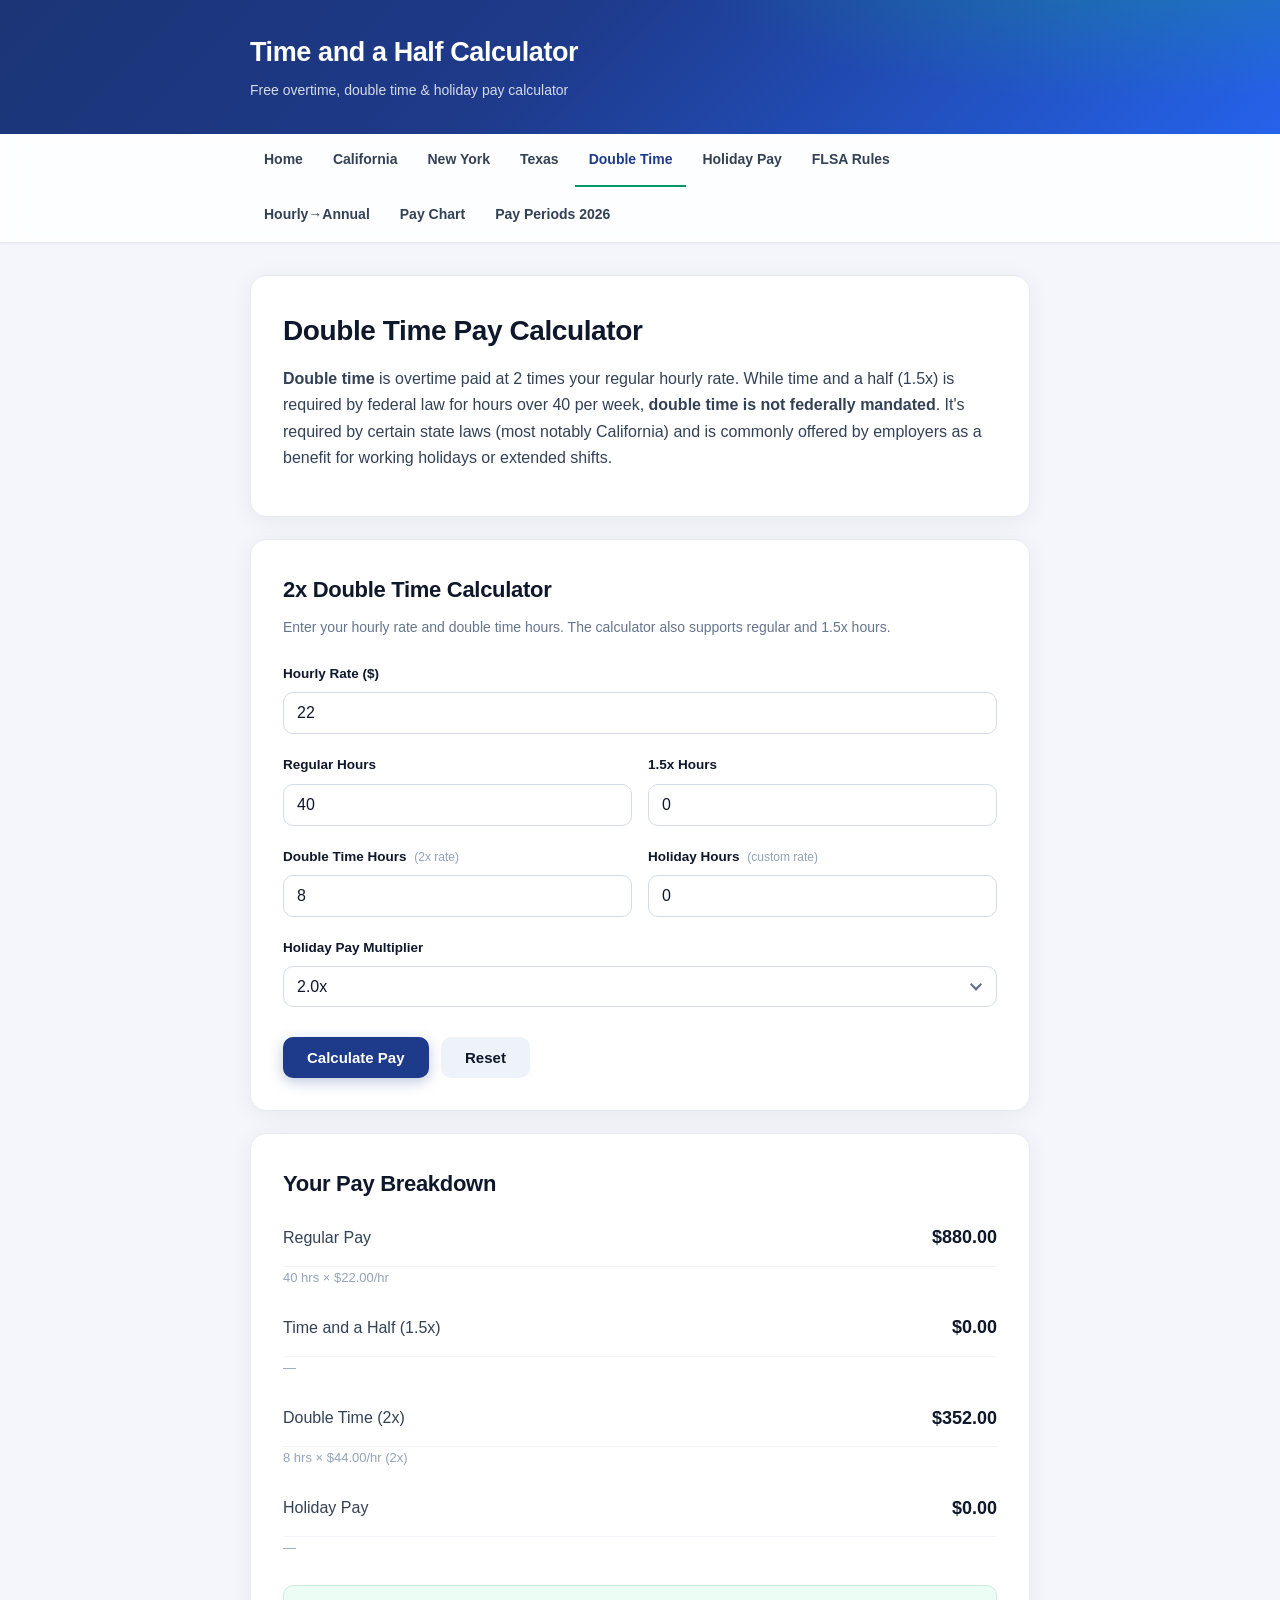
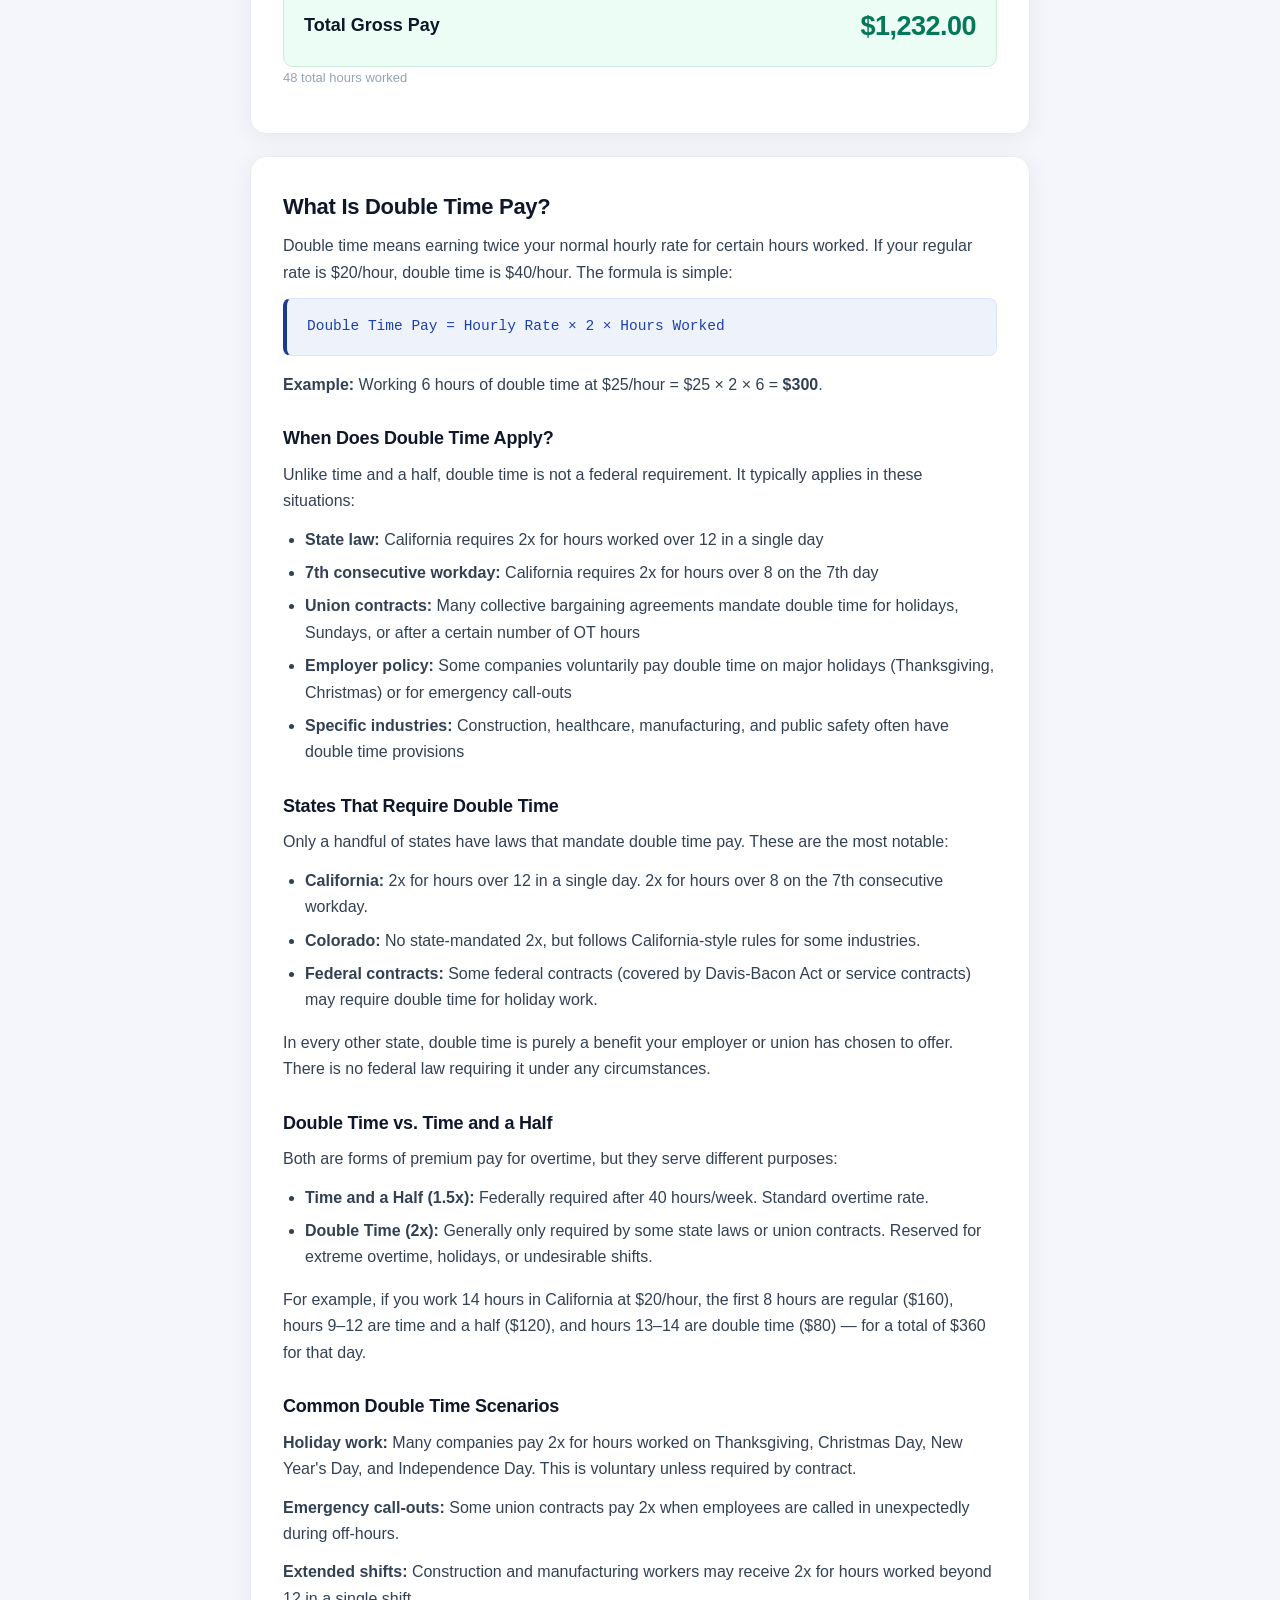
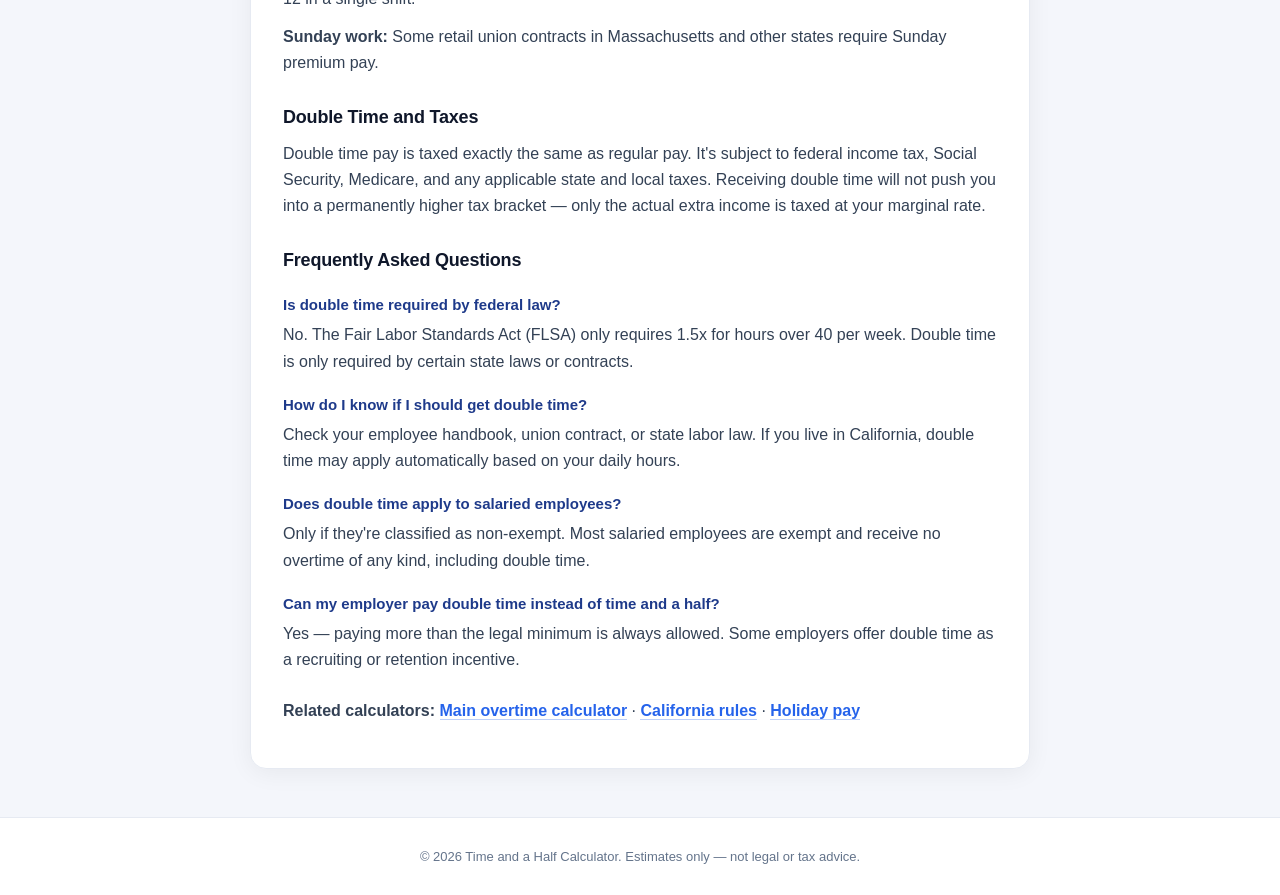
<file: double-time-calculator/index.html>
<!DOCTYPE html>
<html lang="en">
<head>
<meta charset="UTF-8">
<meta name="viewport" content="width=device-width, initial-scale=1.0">
<title>Double Time Calculator | Free 2x Overtime Pay Calculator</title>
<meta name="description" content="Free double time pay calculator. Compute 2x overtime pay instantly. Learn when double time applies, which states mandate it, and how to calculate it.">
<meta name="keywords" content="double time calculator, 2x overtime pay, double time pay, double overtime calculator, when does double time apply">
<meta name="robots" content="index, follow">
<meta name="theme-color" content="#1e3a8a">

<link rel="canonical" href="https://timeandahalfcalculator.one/double-time-calculator/">

<meta property="og:type" content="website">
<meta property="og:url" content="https://timeandahalfcalculator.one/double-time-calculator/">
<meta property="og:title" content="Double Time Calculator | Free 2x Overtime Pay Calculator">
<meta property="og:description" content="Calculate 2x double time pay instantly. Learn when double time is required and how to calculate it.">
<meta property="og:image" content="https://timeandahalfcalculator.one/og-image.png">
<meta property="og:image:width" content="1200">
<meta property="og:image:height" content="630">
<meta property="og:site_name" content="Time and a Half Calculator">


<!-- Twitter -->
<meta name="twitter:card" content="summary">
<meta name="twitter:title" content="Double Time Calculator | Free 2x Overtime Pay Calculator">
<meta name="twitter:description" content="Calculate 2x double time pay instantly. Learn when double time is required and how to calculate it.">
<meta name="twitter:image" content="https://timeandahalfcalculator.one/og-image.png">

<link rel="icon" type="image/x-icon" href="/favicon.ico">
<link rel="icon" type="image/png" sizes="32x32" href="/favicon-32.png">
<link rel="icon" type="image/png" sizes="16x16" href="/favicon-16.png">
<link rel="apple-touch-icon" sizes="180x180" href="/favicon-180.png">

<link rel="stylesheet" href="../style.css">

<script type="application/ld+json">
{
  "@context": "https://schema.org",
  "@type": "WebApplication",
  "name": "Double Time Calculator",
  "url": "https://timeandahalfcalculator.one/double-time-calculator/",
  "description": "Free double time (2x) pay calculator with state-by-state rules.",
  "applicationCategory": "FinanceApplication",
  "operatingSystem": "Any",
  "offers": {"@type": "Offer", "price": "0", "priceCurrency": "USD"}
}
</script>
</head>
<body>

<header class="site-header">
  <div class="container">
    <div class="logo"><a href="../">Time and a Half Calculator</a></div>
    <p class="tagline">Free overtime, double time &amp; holiday pay calculator</p>
  </div>
</header>

<nav class="site-nav">
  <div class="container">
    <ul>
      <li><a href="../">Home</a></li>
      <li><a href="../california-overtime-calculator/">California</a></li>
      <li><a href="../new-york-overtime-calculator/">New York</a></li>
      <li><a href="../texas-overtime-calculator/">Texas</a></li>
      <li><a href="../double-time-calculator/" class="active">Double Time</a></li>
      <li><a href="../holiday-pay-calculator/">Holiday Pay</a></li>
      <li><a href="../flsa-overtime-rules/">FLSA Rules</a></li>
      <li><a href="../hourly-to-annual-calculator/">Hourly→Annual</a></li>
      <li><a href="../overtime-pay-chart/">Pay Chart</a></li>
      <li><a href="../pay-periods-2026/">Pay Periods 2026</a></li>
    </ul>
  </div>
</nav>

<main class="container">

  <section class="info-section" style="margin-top:0">
    <h1 style="font-size:28px;margin-bottom:12px">Double Time Pay Calculator</h1>
    <p>
      <strong>Double time</strong> is overtime paid at 2 times your regular hourly rate. While time and a half (1.5x)
      is required by federal law for hours over 40 per week, <strong>double time is not federally mandated</strong>.
      It's required by certain state laws (most notably California) and is commonly offered by employers as a benefit
      for working holidays or extended shifts.
    </p>
  </section>

  <section class="calculator-card">
    <h2>2x Double Time Calculator</h2>
    <p class="helper-text">Enter your hourly rate and double time hours. The calculator also supports regular and 1.5x hours.</p>

    <div class="input-group">
      <label for="hourlyRate">Hourly Rate ($)</label>
      <input type="number" id="hourlyRate" min="0" step="0.01" placeholder="e.g. 22.00" value="22">
    </div>

    <div class="input-row">
      <div class="input-group">
        <label for="regularHours">Regular Hours</label>
        <input type="number" id="regularHours" min="0" step="0.25" value="40">
      </div>

      <div class="input-group">
        <label for="overtimeHours">1.5x Hours</label>
        <input type="number" id="overtimeHours" min="0" step="0.25" value="0">
      </div>
    </div>

    <div class="input-row">
      <div class="input-group">
        <label for="doubleHours">Double Time Hours
          <span class="hint">(2x rate)</span>
        </label>
        <input type="number" id="doubleHours" min="0" step="0.25" value="8">
      </div>

      <div class="input-group">
        <label for="holidayHours">Holiday Hours
          <span class="hint">(custom rate)</span>
        </label>
        <input type="number" id="holidayHours" min="0" step="0.25" value="0">
      </div>
    </div>

    <div class="input-group">
      <label for="holidayMultiplier">Holiday Pay Multiplier</label>
      <select id="holidayMultiplier">
        <option value="1.5">1.5x</option>
        <option value="2" selected>2.0x</option>
        <option value="2.5">2.5x</option>
        <option value="3">3.0x</option>
      </select>
    </div>

    <button id="calculateBtn" class="btn-primary">Calculate Pay</button>
    <button id="resetBtn" class="btn-secondary">Reset</button>
  </section>

  <section class="results-card" id="results">
    <h2>Your Pay Breakdown</h2>
    <div class="result-row"><span class="result-label">Regular Pay</span><span class="result-value" id="regularPay">$0.00</span></div>
    <div class="result-detail" id="regularDetail">—</div>
    <div class="result-row"><span class="result-label">Time and a Half (1.5x)</span><span class="result-value" id="overtimePay">$0.00</span></div>
    <div class="result-detail" id="overtimeDetail">—</div>
    <div class="result-row"><span class="result-label">Double Time (2x)</span><span class="result-value" id="doublePay">$0.00</span></div>
    <div class="result-detail" id="doubleDetail">—</div>
    <div class="result-row"><span class="result-label">Holiday Pay</span><span class="result-value" id="holidayPay">$0.00</span></div>
    <div class="result-detail" id="holidayDetail">—</div>
    <div class="result-row total-row"><span class="result-label">Total Gross Pay</span><span class="result-value total-value" id="totalPay">$0.00</span></div>
    <div class="result-detail" id="totalDetail">—</div>
  </section>

  <section class="info-section">
    <h2>What Is Double Time Pay?</h2>
    <p>
      Double time means earning twice your normal hourly rate for certain hours worked. If your regular rate is $20/hour,
      double time is $40/hour. The formula is simple:
    </p>
    <div class="formula-box">Double Time Pay = Hourly Rate × 2 × Hours Worked</div>
    <p>
      <strong>Example:</strong> Working 6 hours of double time at $25/hour = $25 × 2 × 6 = <strong>$300</strong>.
    </p>

    <h3>When Does Double Time Apply?</h3>
    <p>
      Unlike time and a half, double time is not a federal requirement. It typically applies in these situations:
    </p>
    <ul>
      <li><strong>State law:</strong> California requires 2x for hours worked over 12 in a single day</li>
      <li><strong>7th consecutive workday:</strong> California requires 2x for hours over 8 on the 7th day</li>
      <li><strong>Union contracts:</strong> Many collective bargaining agreements mandate double time for holidays, Sundays, or after a certain number of OT hours</li>
      <li><strong>Employer policy:</strong> Some companies voluntarily pay double time on major holidays (Thanksgiving, Christmas) or for emergency call-outs</li>
      <li><strong>Specific industries:</strong> Construction, healthcare, manufacturing, and public safety often have double time provisions</li>
    </ul>

    <h3>States That Require Double Time</h3>
    <p>
      Only a handful of states have laws that mandate double time pay. These are the most notable:
    </p>
    <ul>
      <li><strong>California:</strong> 2x for hours over 12 in a single day. 2x for hours over 8 on the 7th consecutive workday.</li>
      <li><strong>Colorado:</strong> No state-mandated 2x, but follows California-style rules for some industries.</li>
      <li><strong>Federal contracts:</strong> Some federal contracts (covered by Davis-Bacon Act or service contracts) may require double time for holiday work.</li>
    </ul>
    <p>
      In every other state, double time is purely a benefit your employer or union has chosen to offer. There is no
      federal law requiring it under any circumstances.
    </p>

    <h3>Double Time vs. Time and a Half</h3>
    <p>
      Both are forms of premium pay for overtime, but they serve different purposes:
    </p>
    <ul>
      <li><strong>Time and a Half (1.5x):</strong> Federally required after 40 hours/week. Standard overtime rate.</li>
      <li><strong>Double Time (2x):</strong> Generally only required by some state laws or union contracts. Reserved for extreme overtime, holidays, or undesirable shifts.</li>
    </ul>
    <p>
      For example, if you work 14 hours in California at $20/hour, the first 8 hours are regular ($160), hours 9–12 are
      time and a half ($120), and hours 13–14 are double time ($80) — for a total of $360 for that day.
    </p>

    <h3>Common Double Time Scenarios</h3>
    <p><strong>Holiday work:</strong> Many companies pay 2x for hours worked on Thanksgiving, Christmas Day, New Year's Day, and Independence Day. This is voluntary unless required by contract.</p>
    <p><strong>Emergency call-outs:</strong> Some union contracts pay 2x when employees are called in unexpectedly during off-hours.</p>
    <p><strong>Extended shifts:</strong> Construction and manufacturing workers may receive 2x for hours worked beyond 12 in a single shift.</p>
    <p><strong>Sunday work:</strong> Some retail union contracts in Massachusetts and other states require Sunday premium pay.</p>

    <h3>Double Time and Taxes</h3>
    <p>
      Double time pay is taxed exactly the same as regular pay. It's subject to federal income tax, Social Security,
      Medicare, and any applicable state and local taxes. Receiving double time will not push you into a permanently
      higher tax bracket — only the actual extra income is taxed at your marginal rate.
    </p>

    <h3>Frequently Asked Questions</h3>
    <div class="faq">
      <h4>Is double time required by federal law?</h4>
      <p>No. The Fair Labor Standards Act (FLSA) only requires 1.5x for hours over 40 per week. Double time is only required by certain state laws or contracts.</p>

      <h4>How do I know if I should get double time?</h4>
      <p>Check your employee handbook, union contract, or state labor law. If you live in California, double time may apply automatically based on your daily hours.</p>

      <h4>Does double time apply to salaried employees?</h4>
      <p>Only if they're classified as non-exempt. Most salaried employees are exempt and receive no overtime of any kind, including double time.</p>

      <h4>Can my employer pay double time instead of time and a half?</h4>
      <p>Yes — paying more than the legal minimum is always allowed. Some employers offer double time as a recruiting or retention incentive.</p>
    </div>

    <p style="margin-top:24px">
      <strong>Related calculators:</strong>
      <a href="../">Main overtime calculator</a> ·
      <a href="../california-overtime-calculator/">California rules</a> ·
      <a href="../holiday-pay-calculator/">Holiday pay</a>
    </p>
  </section>

</main>

<footer class="site-footer">
  <div class="container">
    <p>&copy; 2026 Time and a Half Calculator. Estimates only — not legal or tax advice.</p>
  </div>
</footer>

<script src="../script.js"></script>
</body>
</html>
</file>
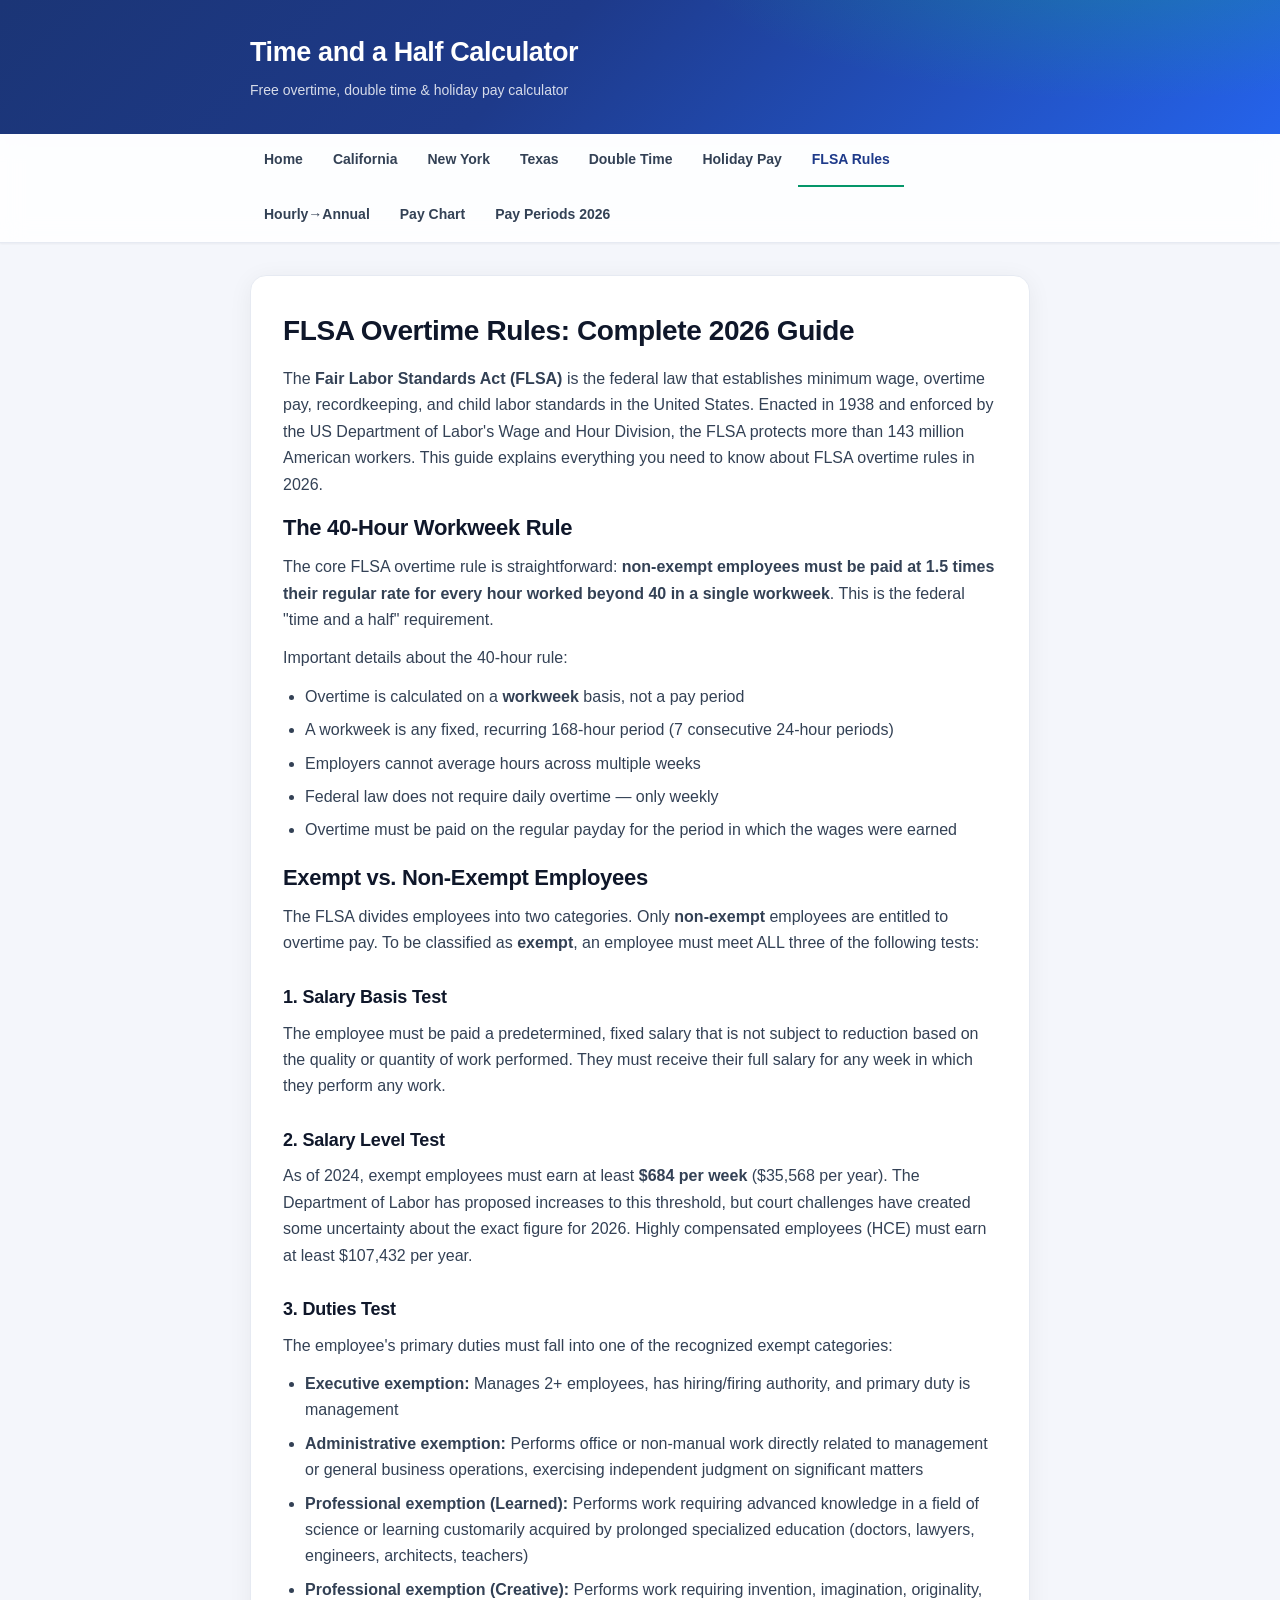
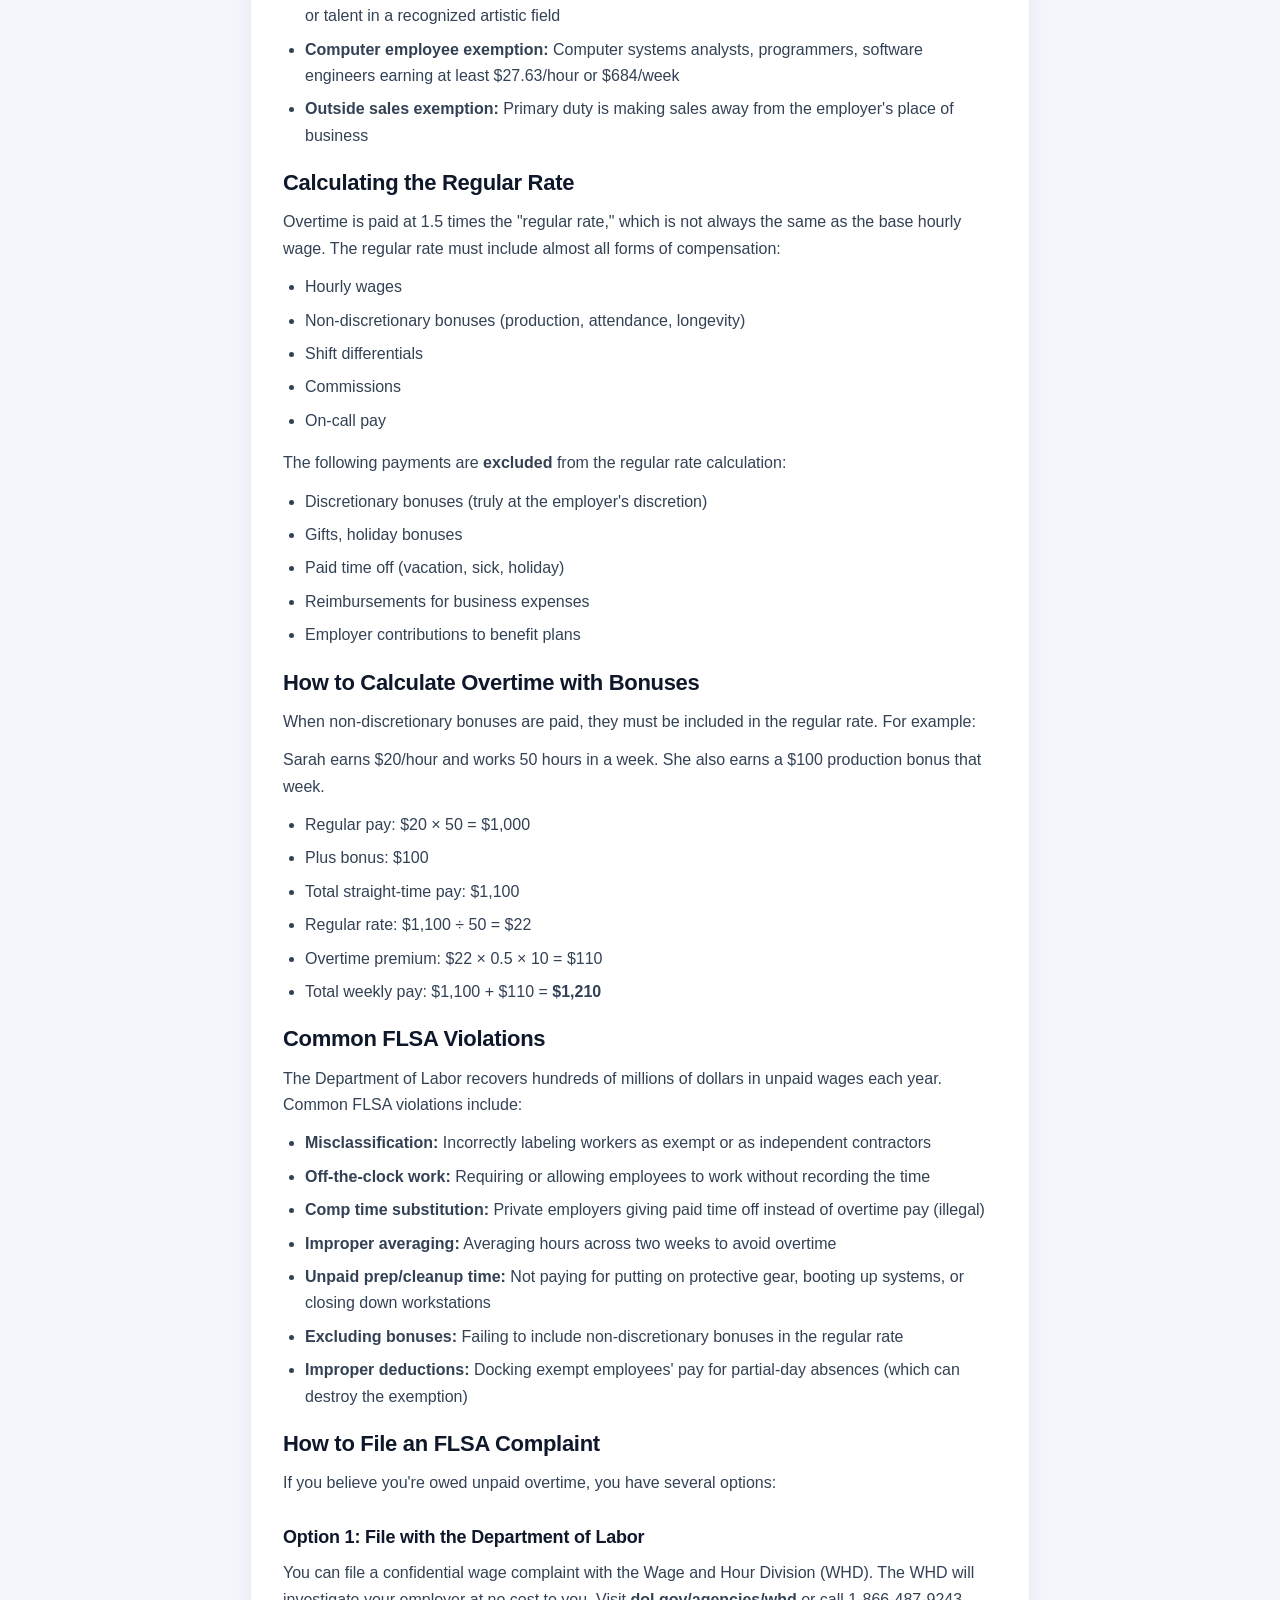
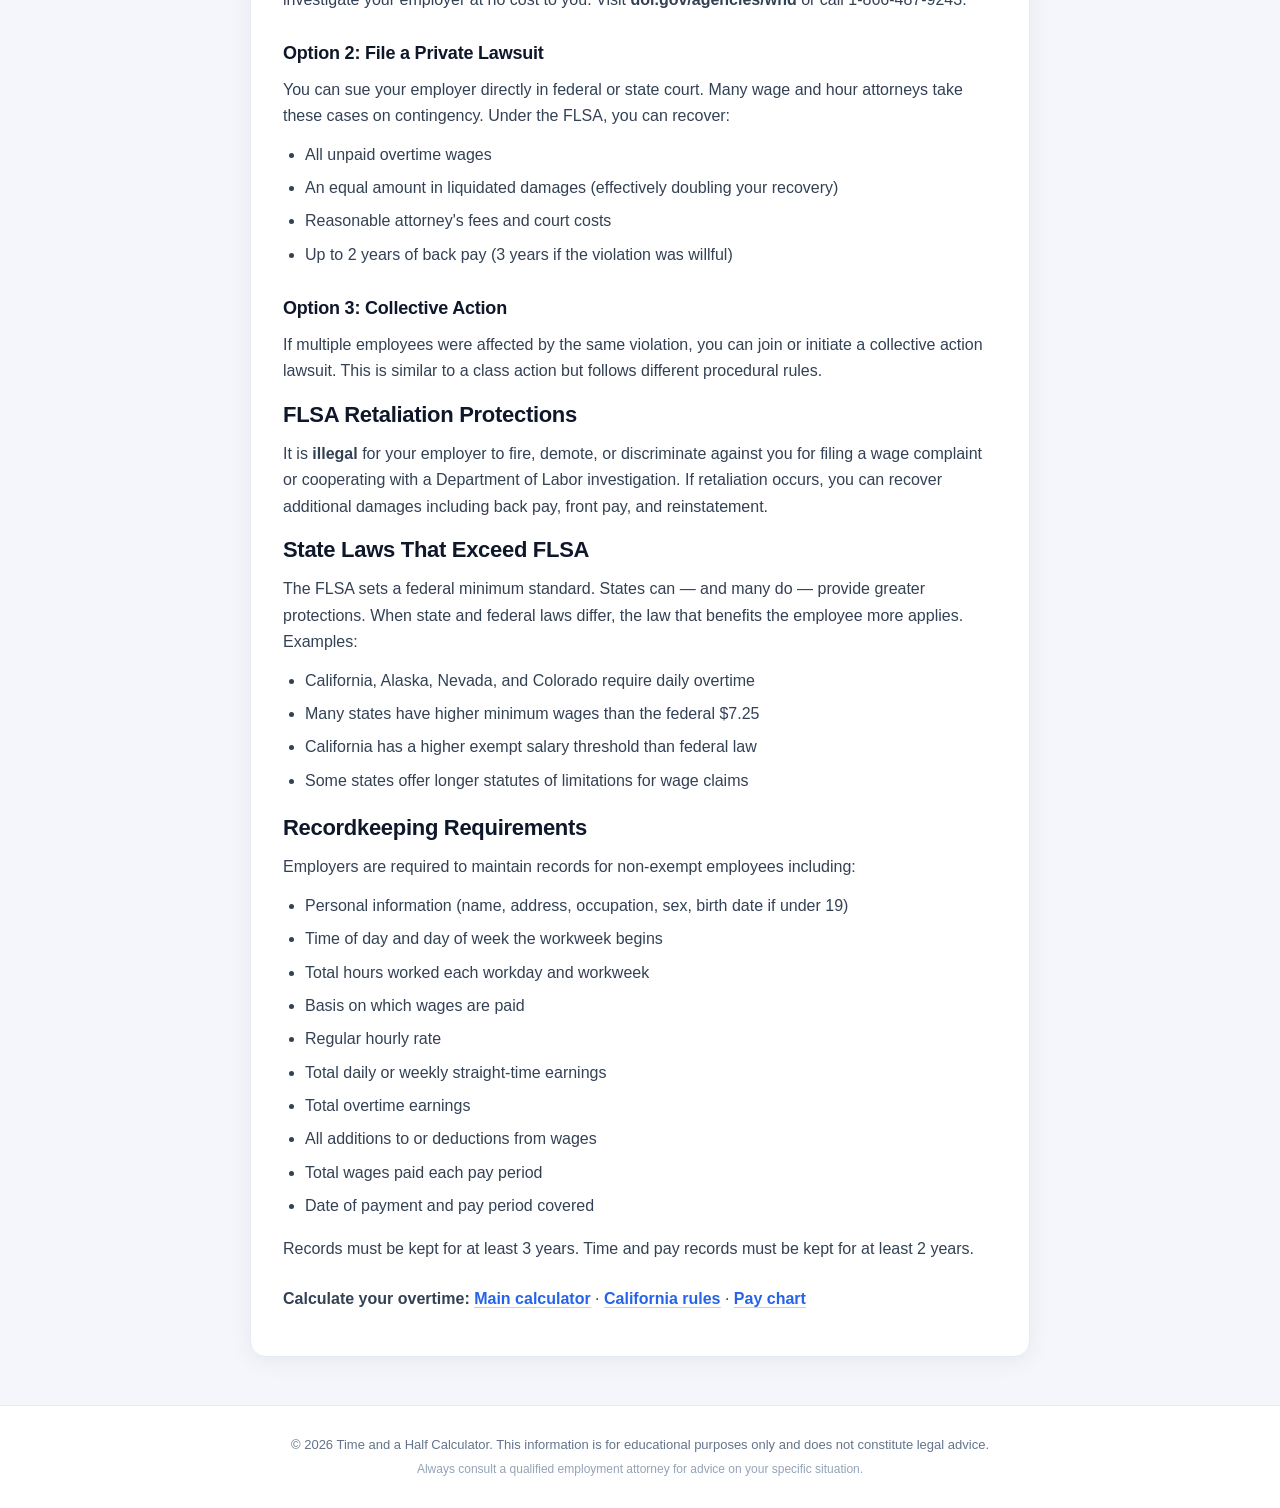
<file: flsa-overtime-rules/index.html>
<!DOCTYPE html>
<html lang="en">
<head>
<meta charset="UTF-8">
<meta name="viewport" content="width=device-width, initial-scale=1.0">
<title>FLSA Overtime Rules 2026 | Federal Overtime Law Explained</title>
<meta name="description" content="Complete guide to FLSA overtime rules. Learn the 40-hour rule, exempt vs non-exempt status, salary thresholds, and how to claim unpaid overtime in 2026.">
<meta name="keywords" content="FLSA overtime rules, fair labor standards act, federal overtime law, exempt employee, non-exempt employee, FLSA salary threshold">
<meta name="robots" content="index, follow">
<meta name="theme-color" content="#1e3a8a">

<link rel="canonical" href="https://timeandahalfcalculator.one/flsa-overtime-rules/">

<meta property="og:type" content="article">
<meta property="og:url" content="https://timeandahalfcalculator.one/flsa-overtime-rules/">
<meta property="og:title" content="FLSA Overtime Rules 2026 | Federal Overtime Law Explained">
<meta property="og:description" content="Complete guide to FLSA overtime — 40-hour rule, exempt status, salary thresholds, and claims.">
<meta property="og:image" content="https://timeandahalfcalculator.one/og-image.png">
<meta property="og:image:width" content="1200">
<meta property="og:image:height" content="630">
<meta property="og:site_name" content="Time and a Half Calculator">


<!-- Twitter -->
<meta name="twitter:card" content="summary">
<meta name="twitter:title" content="FLSA Overtime Rules 2026 | Federal Overtime Law Explained">
<meta name="twitter:description" content="Complete guide to FLSA overtime — 40-hour rule, exempt status, salary thresholds, and claims.">
<meta name="twitter:image" content="https://timeandahalfcalculator.one/og-image.png">

<link rel="icon" type="image/x-icon" href="/favicon.ico">
<link rel="icon" type="image/png" sizes="32x32" href="/favicon-32.png">
<link rel="icon" type="image/png" sizes="16x16" href="/favicon-16.png">
<link rel="apple-touch-icon" sizes="180x180" href="/favicon-180.png">

<link rel="stylesheet" href="../style.css">

<script type="application/ld+json">
{
  "@context": "https://schema.org",
  "@type": "Article",
  "headline": "FLSA Overtime Rules 2026 | Federal Overtime Law Explained",
  "url": "https://timeandahalfcalculator.one/flsa-overtime-rules/",
  "datePublished": "2026-04-08",
  "dateModified": "2026-04-08",
  "author": {"@type": "Organization", "name": "Time and a Half Calculator"}
}
</script>
</head>
<body>

<header class="site-header">
  <div class="container">
    <div class="logo"><a href="../">Time and a Half Calculator</a></div>
    <p class="tagline">Free overtime, double time &amp; holiday pay calculator</p>
  </div>
</header>

<nav class="site-nav">
  <div class="container">
    <ul>
      <li><a href="../">Home</a></li>
      <li><a href="../california-overtime-calculator/">California</a></li>
      <li><a href="../new-york-overtime-calculator/">New York</a></li>
      <li><a href="../texas-overtime-calculator/">Texas</a></li>
      <li><a href="../double-time-calculator/">Double Time</a></li>
      <li><a href="../holiday-pay-calculator/">Holiday Pay</a></li>
      <li><a href="../flsa-overtime-rules/" class="active">FLSA Rules</a></li>
      <li><a href="../hourly-to-annual-calculator/">Hourly→Annual</a></li>
      <li><a href="../overtime-pay-chart/">Pay Chart</a></li>
      <li><a href="../pay-periods-2026/">Pay Periods 2026</a></li>
    </ul>
  </div>
</nav>

<main class="container">

  <section class="info-section" style="margin-top:0">
    <h1 style="font-size:28px;margin-bottom:12px">FLSA Overtime Rules: Complete 2026 Guide</h1>
    <p>
      The <strong>Fair Labor Standards Act (FLSA)</strong> is the federal law that establishes minimum wage, overtime
      pay, recordkeeping, and child labor standards in the United States. Enacted in 1938 and enforced by the US
      Department of Labor's Wage and Hour Division, the FLSA protects more than 143 million American workers.
      This guide explains everything you need to know about FLSA overtime rules in 2026.
    </p>

    <h2>The 40-Hour Workweek Rule</h2>
    <p>
      The core FLSA overtime rule is straightforward: <strong>non-exempt employees must be paid at 1.5 times their
      regular rate for every hour worked beyond 40 in a single workweek</strong>. This is the federal "time and a half"
      requirement.
    </p>
    <p>
      Important details about the 40-hour rule:
    </p>
    <ul>
      <li>Overtime is calculated on a <strong>workweek</strong> basis, not a pay period</li>
      <li>A workweek is any fixed, recurring 168-hour period (7 consecutive 24-hour periods)</li>
      <li>Employers cannot average hours across multiple weeks</li>
      <li>Federal law does not require daily overtime — only weekly</li>
      <li>Overtime must be paid on the regular payday for the period in which the wages were earned</li>
    </ul>

    <h2>Exempt vs. Non-Exempt Employees</h2>
    <p>
      The FLSA divides employees into two categories. Only <strong>non-exempt</strong> employees are entitled to
      overtime pay. To be classified as <strong>exempt</strong>, an employee must meet ALL three of the following tests:
    </p>

    <h3>1. Salary Basis Test</h3>
    <p>
      The employee must be paid a predetermined, fixed salary that is not subject to reduction based on the quality
      or quantity of work performed. They must receive their full salary for any week in which they perform any work.
    </p>

    <h3>2. Salary Level Test</h3>
    <p>
      As of 2024, exempt employees must earn at least <strong>$684 per week</strong> ($35,568 per year). The Department
      of Labor has proposed increases to this threshold, but court challenges have created some uncertainty about
      the exact figure for 2026. Highly compensated employees (HCE) must earn at least $107,432 per year.
    </p>

    <h3>3. Duties Test</h3>
    <p>
      The employee's primary duties must fall into one of the recognized exempt categories:
    </p>
    <ul>
      <li><strong>Executive exemption:</strong> Manages 2+ employees, has hiring/firing authority, and primary duty is management</li>
      <li><strong>Administrative exemption:</strong> Performs office or non-manual work directly related to management or general business operations, exercising independent judgment on significant matters</li>
      <li><strong>Professional exemption (Learned):</strong> Performs work requiring advanced knowledge in a field of science or learning customarily acquired by prolonged specialized education (doctors, lawyers, engineers, architects, teachers)</li>
      <li><strong>Professional exemption (Creative):</strong> Performs work requiring invention, imagination, originality, or talent in a recognized artistic field</li>
      <li><strong>Computer employee exemption:</strong> Computer systems analysts, programmers, software engineers earning at least $27.63/hour or $684/week</li>
      <li><strong>Outside sales exemption:</strong> Primary duty is making sales away from the employer's place of business</li>
    </ul>

    <h2>Calculating the Regular Rate</h2>
    <p>
      Overtime is paid at 1.5 times the "regular rate," which is not always the same as the base hourly wage. The
      regular rate must include almost all forms of compensation:
    </p>
    <ul>
      <li>Hourly wages</li>
      <li>Non-discretionary bonuses (production, attendance, longevity)</li>
      <li>Shift differentials</li>
      <li>Commissions</li>
      <li>On-call pay</li>
    </ul>
    <p>
      The following payments are <strong>excluded</strong> from the regular rate calculation:
    </p>
    <ul>
      <li>Discretionary bonuses (truly at the employer's discretion)</li>
      <li>Gifts, holiday bonuses</li>
      <li>Paid time off (vacation, sick, holiday)</li>
      <li>Reimbursements for business expenses</li>
      <li>Employer contributions to benefit plans</li>
    </ul>

    <h2>How to Calculate Overtime with Bonuses</h2>
    <p>
      When non-discretionary bonuses are paid, they must be included in the regular rate. For example:
    </p>
    <p>
      Sarah earns $20/hour and works 50 hours in a week. She also earns a $100 production bonus that week.
    </p>
    <ul>
      <li>Regular pay: $20 × 50 = $1,000</li>
      <li>Plus bonus: $100</li>
      <li>Total straight-time pay: $1,100</li>
      <li>Regular rate: $1,100 ÷ 50 = $22</li>
      <li>Overtime premium: $22 × 0.5 × 10 = $110</li>
      <li>Total weekly pay: $1,100 + $110 = <strong>$1,210</strong></li>
    </ul>

    <h2>Common FLSA Violations</h2>
    <p>
      The Department of Labor recovers hundreds of millions of dollars in unpaid wages each year. Common FLSA
      violations include:
    </p>
    <ul>
      <li><strong>Misclassification:</strong> Incorrectly labeling workers as exempt or as independent contractors</li>
      <li><strong>Off-the-clock work:</strong> Requiring or allowing employees to work without recording the time</li>
      <li><strong>Comp time substitution:</strong> Private employers giving paid time off instead of overtime pay (illegal)</li>
      <li><strong>Improper averaging:</strong> Averaging hours across two weeks to avoid overtime</li>
      <li><strong>Unpaid prep/cleanup time:</strong> Not paying for putting on protective gear, booting up systems, or closing down workstations</li>
      <li><strong>Excluding bonuses:</strong> Failing to include non-discretionary bonuses in the regular rate</li>
      <li><strong>Improper deductions:</strong> Docking exempt employees' pay for partial-day absences (which can destroy the exemption)</li>
    </ul>

    <h2>How to File an FLSA Complaint</h2>
    <p>
      If you believe you're owed unpaid overtime, you have several options:
    </p>

    <h3>Option 1: File with the Department of Labor</h3>
    <p>
      You can file a confidential wage complaint with the Wage and Hour Division (WHD). The WHD will investigate
      your employer at no cost to you. Visit <strong>dol.gov/agencies/whd</strong> or call 1-866-487-9243.
    </p>

    <h3>Option 2: File a Private Lawsuit</h3>
    <p>
      You can sue your employer directly in federal or state court. Many wage and hour attorneys take these cases
      on contingency. Under the FLSA, you can recover:
    </p>
    <ul>
      <li>All unpaid overtime wages</li>
      <li>An equal amount in liquidated damages (effectively doubling your recovery)</li>
      <li>Reasonable attorney's fees and court costs</li>
      <li>Up to 2 years of back pay (3 years if the violation was willful)</li>
    </ul>

    <h3>Option 3: Collective Action</h3>
    <p>
      If multiple employees were affected by the same violation, you can join or initiate a collective action lawsuit.
      This is similar to a class action but follows different procedural rules.
    </p>

    <h2>FLSA Retaliation Protections</h2>
    <p>
      It is <strong>illegal</strong> for your employer to fire, demote, or discriminate against you for filing a wage
      complaint or cooperating with a Department of Labor investigation. If retaliation occurs, you can recover
      additional damages including back pay, front pay, and reinstatement.
    </p>

    <h2>State Laws That Exceed FLSA</h2>
    <p>
      The FLSA sets a federal minimum standard. States can — and many do — provide greater protections. When state
      and federal laws differ, the law that benefits the employee more applies. Examples:
    </p>
    <ul>
      <li>California, Alaska, Nevada, and Colorado require daily overtime</li>
      <li>Many states have higher minimum wages than the federal $7.25</li>
      <li>California has a higher exempt salary threshold than federal law</li>
      <li>Some states offer longer statutes of limitations for wage claims</li>
    </ul>

    <h2>Recordkeeping Requirements</h2>
    <p>
      Employers are required to maintain records for non-exempt employees including:
    </p>
    <ul>
      <li>Personal information (name, address, occupation, sex, birth date if under 19)</li>
      <li>Time of day and day of week the workweek begins</li>
      <li>Total hours worked each workday and workweek</li>
      <li>Basis on which wages are paid</li>
      <li>Regular hourly rate</li>
      <li>Total daily or weekly straight-time earnings</li>
      <li>Total overtime earnings</li>
      <li>All additions to or deductions from wages</li>
      <li>Total wages paid each pay period</li>
      <li>Date of payment and pay period covered</li>
    </ul>
    <p>
      Records must be kept for at least 3 years. Time and pay records must be kept for at least 2 years.
    </p>

    <p style="margin-top:24px">
      <strong>Calculate your overtime:</strong>
      <a href="../">Main calculator</a> ·
      <a href="../california-overtime-calculator/">California rules</a> ·
      <a href="../overtime-pay-chart/">Pay chart</a>
    </p>
  </section>

</main>

<footer class="site-footer">
  <div class="container">
    <p>&copy; 2026 Time and a Half Calculator. This information is for educational purposes only and does not constitute legal advice.</p>
    <p class="disclaimer">Always consult a qualified employment attorney for advice on your specific situation.</p>
  </div>
</footer>

<script src="../script.js"></script>
</body>
</html>
</file>
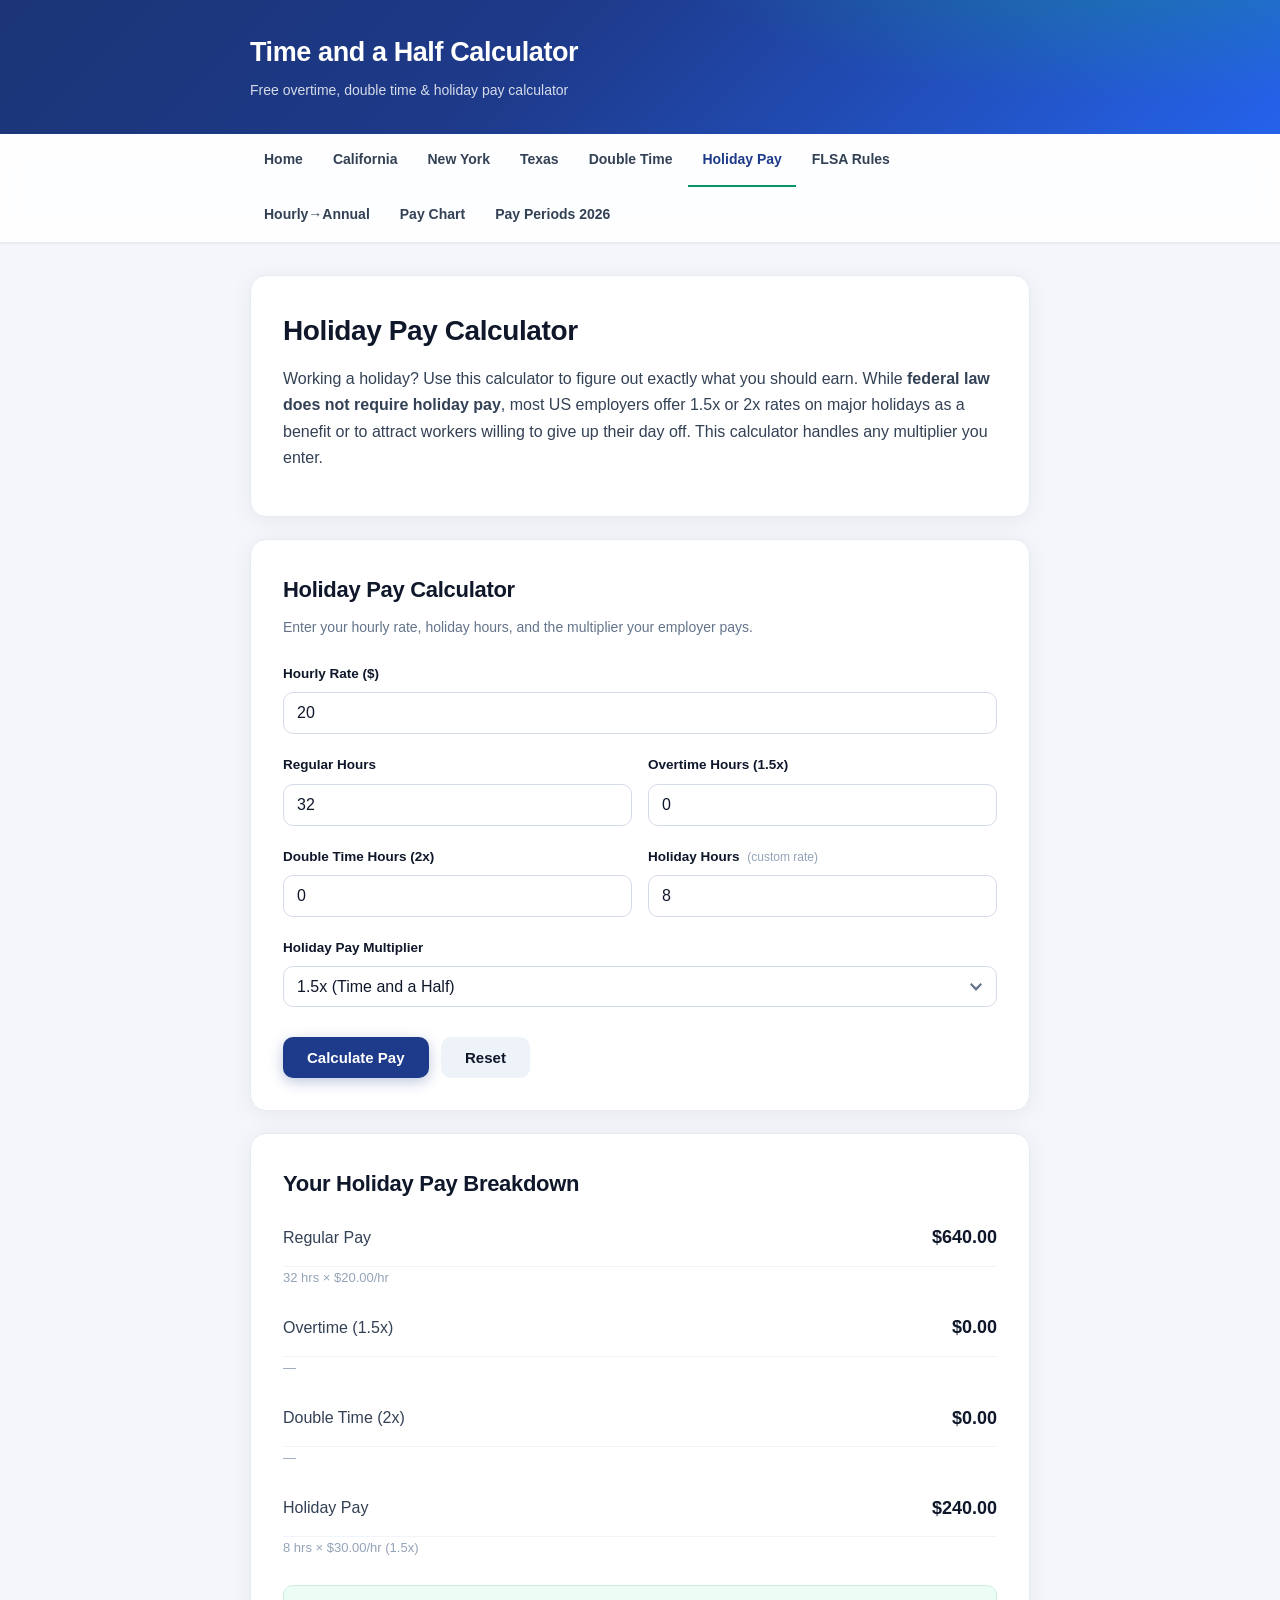
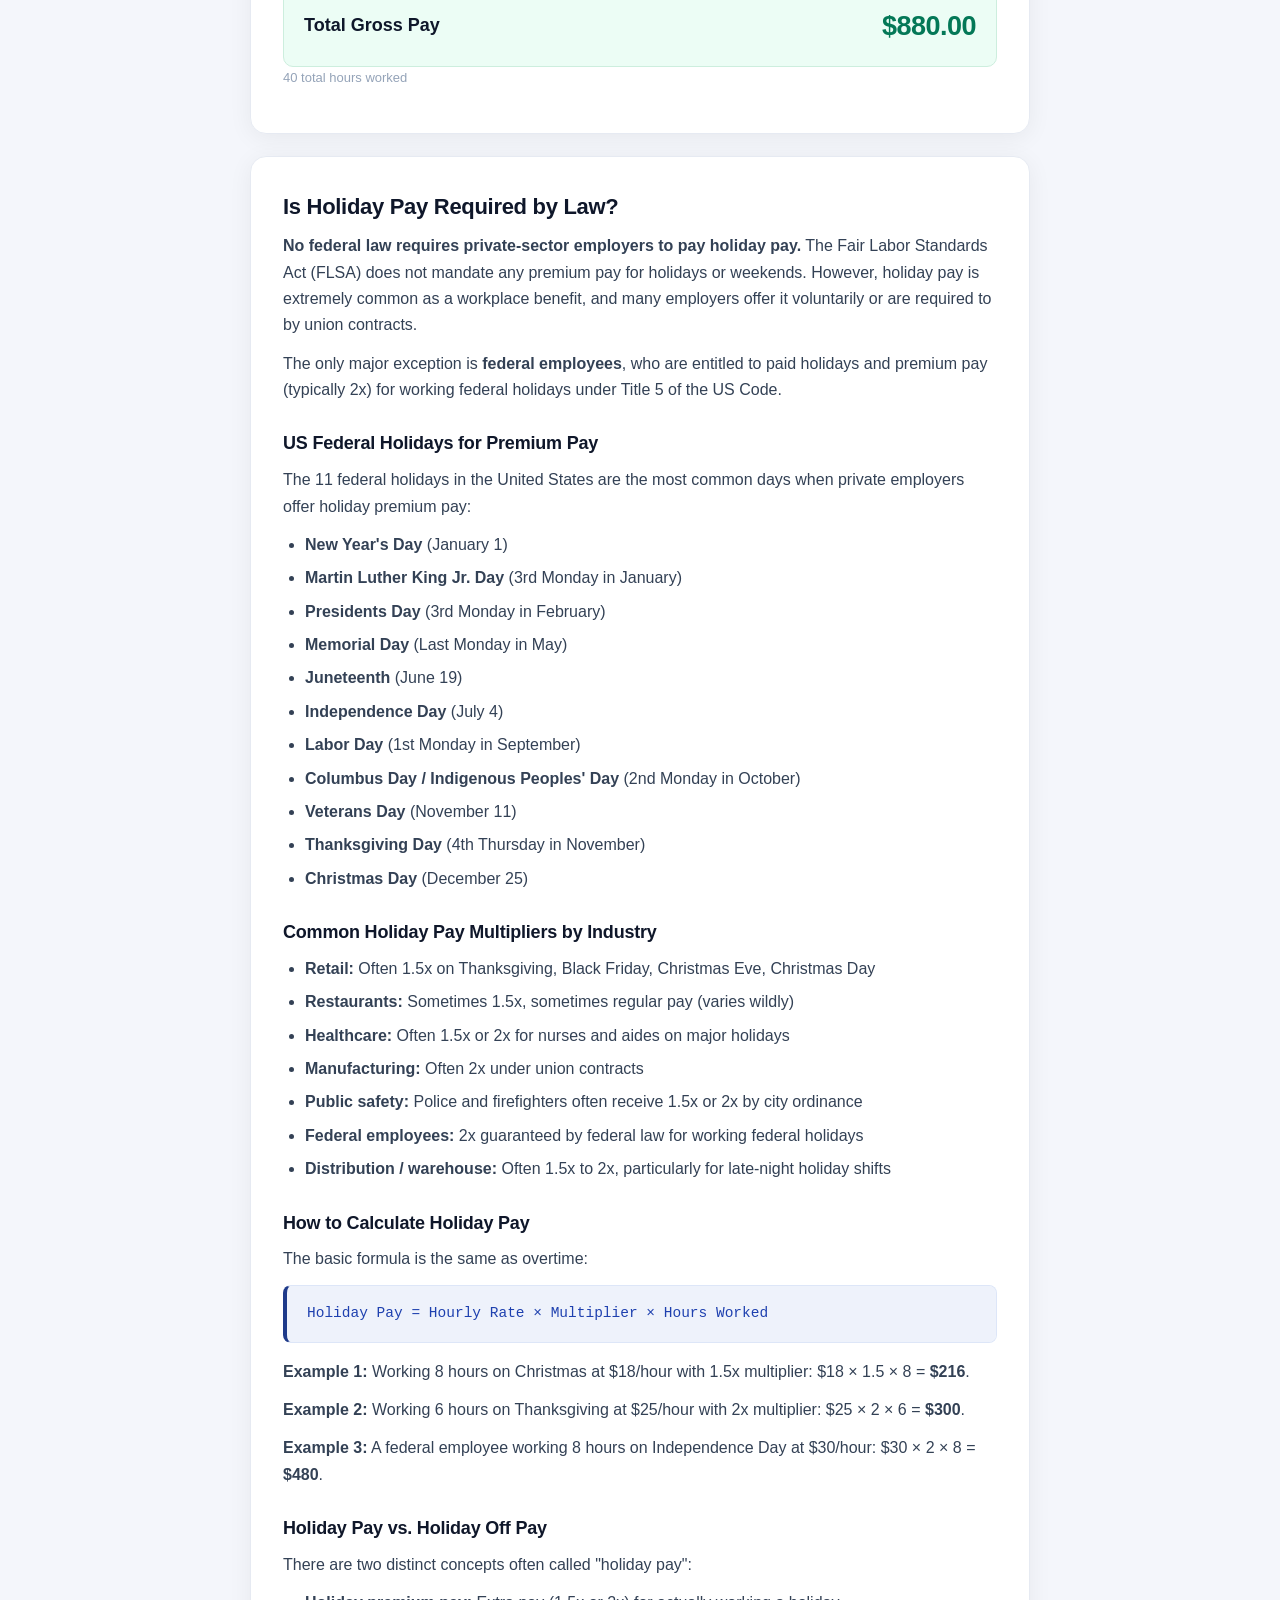
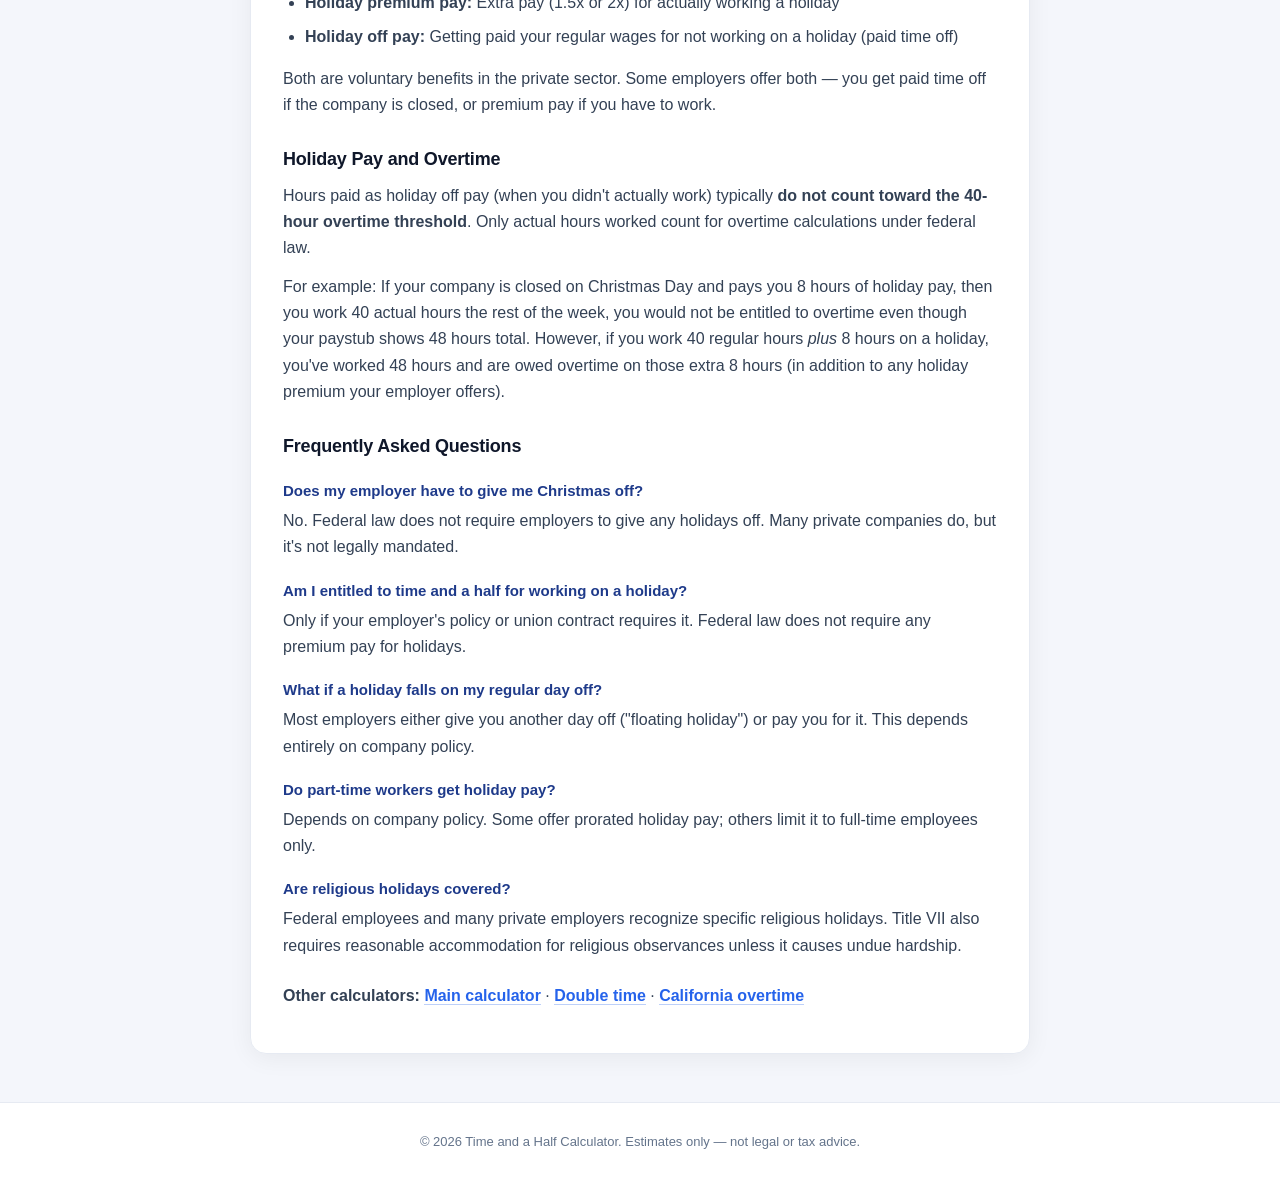
<file: holiday-pay-calculator/index.html>
<!DOCTYPE html>
<html lang="en">
<head>
<meta charset="UTF-8">
<meta name="viewport" content="width=device-width, initial-scale=1.0">
<title>Holiday Pay Calculator | Free 1.5x &amp; 2x Holiday Overtime Calculator</title>
<meta name="description" content="Free holiday pay calculator. Compute holiday overtime at 1.5x, 2x, or custom multipliers. Learn US holiday pay rules and which days qualify.">
<meta name="keywords" content="holiday pay calculator, holiday overtime, christmas pay, thanksgiving pay, federal holiday pay, holiday pay rate">
<meta name="robots" content="index, follow">
<meta name="theme-color" content="#1e3a8a">

<link rel="canonical" href="https://timeandahalfcalculator.one/holiday-pay-calculator/">

<meta property="og:type" content="website">
<meta property="og:url" content="https://timeandahalfcalculator.one/holiday-pay-calculator/">
<meta property="og:title" content="Holiday Pay Calculator | Free Holiday Overtime Calculator">
<meta property="og:description" content="Calculate holiday pay at 1.5x, 2x, or any custom rate. Free tool for US workers.">
<meta property="og:image" content="https://timeandahalfcalculator.one/og-image.png">
<meta property="og:image:width" content="1200">
<meta property="og:image:height" content="630">
<meta property="og:site_name" content="Time and a Half Calculator">


<!-- Twitter -->
<meta name="twitter:card" content="summary">
<meta name="twitter:title" content="Holiday Pay Calculator | Free Holiday Overtime Calculator">
<meta name="twitter:description" content="Calculate holiday pay at 1.5x, 2x, or any custom rate. Free tool for US workers.">
<meta name="twitter:image" content="https://timeandahalfcalculator.one/og-image.png">

<link rel="icon" type="image/x-icon" href="/favicon.ico">
<link rel="icon" type="image/png" sizes="32x32" href="/favicon-32.png">
<link rel="icon" type="image/png" sizes="16x16" href="/favicon-16.png">
<link rel="apple-touch-icon" sizes="180x180" href="/favicon-180.png">

<link rel="stylesheet" href="../style.css">

<script type="application/ld+json">
{
  "@context": "https://schema.org",
  "@type": "WebApplication",
  "name": "Holiday Pay Calculator",
  "url": "https://timeandahalfcalculator.one/holiday-pay-calculator/",
  "description": "Free holiday pay calculator with custom multiplier support.",
  "applicationCategory": "FinanceApplication",
  "operatingSystem": "Any",
  "offers": {"@type": "Offer", "price": "0", "priceCurrency": "USD"}
}
</script>
</head>
<body>

<header class="site-header">
  <div class="container">
    <div class="logo"><a href="../">Time and a Half Calculator</a></div>
    <p class="tagline">Free overtime, double time &amp; holiday pay calculator</p>
  </div>
</header>

<nav class="site-nav">
  <div class="container">
    <ul>
      <li><a href="../">Home</a></li>
      <li><a href="../california-overtime-calculator/">California</a></li>
      <li><a href="../new-york-overtime-calculator/">New York</a></li>
      <li><a href="../texas-overtime-calculator/">Texas</a></li>
      <li><a href="../double-time-calculator/">Double Time</a></li>
      <li><a href="../holiday-pay-calculator/" class="active">Holiday Pay</a></li>
      <li><a href="../flsa-overtime-rules/">FLSA Rules</a></li>
      <li><a href="../hourly-to-annual-calculator/">Hourly→Annual</a></li>
      <li><a href="../overtime-pay-chart/">Pay Chart</a></li>
      <li><a href="../pay-periods-2026/">Pay Periods 2026</a></li>
    </ul>
  </div>
</nav>

<main class="container">

  <section class="info-section" style="margin-top:0">
    <h1 style="font-size:28px;margin-bottom:12px">Holiday Pay Calculator</h1>
    <p>
      Working a holiday? Use this calculator to figure out exactly what you should earn. While <strong>federal law
      does not require holiday pay</strong>, most US employers offer 1.5x or 2x rates on major holidays as a benefit
      or to attract workers willing to give up their day off. This calculator handles any multiplier you enter.
    </p>
  </section>

  <section class="calculator-card">
    <h2>Holiday Pay Calculator</h2>
    <p class="helper-text">Enter your hourly rate, holiday hours, and the multiplier your employer pays.</p>

    <div class="input-group">
      <label for="hourlyRate">Hourly Rate ($)</label>
      <input type="number" id="hourlyRate" min="0" step="0.01" value="20">
    </div>

    <div class="input-row">
      <div class="input-group">
        <label for="regularHours">Regular Hours</label>
        <input type="number" id="regularHours" min="0" step="0.25" value="32">
      </div>
      <div class="input-group">
        <label for="overtimeHours">Overtime Hours (1.5x)</label>
        <input type="number" id="overtimeHours" min="0" step="0.25" value="0">
      </div>
    </div>

    <div class="input-row">
      <div class="input-group">
        <label for="doubleHours">Double Time Hours (2x)</label>
        <input type="number" id="doubleHours" min="0" step="0.25" value="0">
      </div>
      <div class="input-group">
        <label for="holidayHours">Holiday Hours
          <span class="hint">(custom rate)</span>
        </label>
        <input type="number" id="holidayHours" min="0" step="0.25" value="8">
      </div>
    </div>

    <div class="input-group">
      <label for="holidayMultiplier">Holiday Pay Multiplier</label>
      <select id="holidayMultiplier">
        <option value="1">1.0x (Regular pay)</option>
        <option value="1.25">1.25x</option>
        <option value="1.5" selected>1.5x (Time and a Half)</option>
        <option value="2">2.0x (Double Time)</option>
        <option value="2.5">2.5x</option>
        <option value="3">3.0x (Triple Time)</option>
      </select>
    </div>

    <button id="calculateBtn" class="btn-primary">Calculate Pay</button>
    <button id="resetBtn" class="btn-secondary">Reset</button>
  </section>

  <section class="results-card" id="results">
    <h2>Your Holiday Pay Breakdown</h2>
    <div class="result-row"><span class="result-label">Regular Pay</span><span class="result-value" id="regularPay">$0.00</span></div>
    <div class="result-detail" id="regularDetail">—</div>
    <div class="result-row"><span class="result-label">Overtime (1.5x)</span><span class="result-value" id="overtimePay">$0.00</span></div>
    <div class="result-detail" id="overtimeDetail">—</div>
    <div class="result-row"><span class="result-label">Double Time (2x)</span><span class="result-value" id="doublePay">$0.00</span></div>
    <div class="result-detail" id="doubleDetail">—</div>
    <div class="result-row"><span class="result-label">Holiday Pay</span><span class="result-value" id="holidayPay">$0.00</span></div>
    <div class="result-detail" id="holidayDetail">—</div>
    <div class="result-row total-row"><span class="result-label">Total Gross Pay</span><span class="result-value total-value" id="totalPay">$0.00</span></div>
    <div class="result-detail" id="totalDetail">—</div>
  </section>

  <section class="info-section">
    <h2>Is Holiday Pay Required by Law?</h2>
    <p>
      <strong>No federal law requires private-sector employers to pay holiday pay.</strong> The Fair Labor Standards Act
      (FLSA) does not mandate any premium pay for holidays or weekends. However, holiday pay is extremely common as
      a workplace benefit, and many employers offer it voluntarily or are required to by union contracts.
    </p>
    <p>
      The only major exception is <strong>federal employees</strong>, who are entitled to paid holidays and premium
      pay (typically 2x) for working federal holidays under Title 5 of the US Code.
    </p>

    <h3>US Federal Holidays for Premium Pay</h3>
    <p>
      The 11 federal holidays in the United States are the most common days when private employers offer holiday
      premium pay:
    </p>
    <ul>
      <li><strong>New Year's Day</strong> (January 1)</li>
      <li><strong>Martin Luther King Jr. Day</strong> (3rd Monday in January)</li>
      <li><strong>Presidents Day</strong> (3rd Monday in February)</li>
      <li><strong>Memorial Day</strong> (Last Monday in May)</li>
      <li><strong>Juneteenth</strong> (June 19)</li>
      <li><strong>Independence Day</strong> (July 4)</li>
      <li><strong>Labor Day</strong> (1st Monday in September)</li>
      <li><strong>Columbus Day / Indigenous Peoples' Day</strong> (2nd Monday in October)</li>
      <li><strong>Veterans Day</strong> (November 11)</li>
      <li><strong>Thanksgiving Day</strong> (4th Thursday in November)</li>
      <li><strong>Christmas Day</strong> (December 25)</li>
    </ul>

    <h3>Common Holiday Pay Multipliers by Industry</h3>
    <ul>
      <li><strong>Retail:</strong> Often 1.5x on Thanksgiving, Black Friday, Christmas Eve, Christmas Day</li>
      <li><strong>Restaurants:</strong> Sometimes 1.5x, sometimes regular pay (varies wildly)</li>
      <li><strong>Healthcare:</strong> Often 1.5x or 2x for nurses and aides on major holidays</li>
      <li><strong>Manufacturing:</strong> Often 2x under union contracts</li>
      <li><strong>Public safety:</strong> Police and firefighters often receive 1.5x or 2x by city ordinance</li>
      <li><strong>Federal employees:</strong> 2x guaranteed by federal law for working federal holidays</li>
      <li><strong>Distribution / warehouse:</strong> Often 1.5x to 2x, particularly for late-night holiday shifts</li>
    </ul>

    <h3>How to Calculate Holiday Pay</h3>
    <p>The basic formula is the same as overtime:</p>
    <div class="formula-box">Holiday Pay = Hourly Rate × Multiplier × Hours Worked</div>
    <p>
      <strong>Example 1:</strong> Working 8 hours on Christmas at $18/hour with 1.5x multiplier:
      $18 × 1.5 × 8 = <strong>$216</strong>.
    </p>
    <p>
      <strong>Example 2:</strong> Working 6 hours on Thanksgiving at $25/hour with 2x multiplier:
      $25 × 2 × 6 = <strong>$300</strong>.
    </p>
    <p>
      <strong>Example 3:</strong> A federal employee working 8 hours on Independence Day at $30/hour:
      $30 × 2 × 8 = <strong>$480</strong>.
    </p>

    <h3>Holiday Pay vs. Holiday Off Pay</h3>
    <p>
      There are two distinct concepts often called "holiday pay":
    </p>
    <ul>
      <li><strong>Holiday premium pay:</strong> Extra pay (1.5x or 2x) for actually working a holiday</li>
      <li><strong>Holiday off pay:</strong> Getting paid your regular wages for not working on a holiday (paid time off)</li>
    </ul>
    <p>
      Both are voluntary benefits in the private sector. Some employers offer both — you get paid time off if the
      company is closed, or premium pay if you have to work.
    </p>

    <h3>Holiday Pay and Overtime</h3>
    <p>
      Hours paid as holiday off pay (when you didn't actually work) typically <strong>do not count toward the 40-hour
      overtime threshold</strong>. Only actual hours worked count for overtime calculations under federal law.
    </p>
    <p>
      For example: If your company is closed on Christmas Day and pays you 8 hours of holiday pay, then you work
      40 actual hours the rest of the week, you would not be entitled to overtime even though your paystub shows 48
      hours total. However, if you work 40 regular hours <em>plus</em> 8 hours on a holiday, you've worked 48 hours
      and are owed overtime on those extra 8 hours (in addition to any holiday premium your employer offers).
    </p>

    <h3>Frequently Asked Questions</h3>
    <div class="faq">
      <h4>Does my employer have to give me Christmas off?</h4>
      <p>No. Federal law does not require employers to give any holidays off. Many private companies do, but it's not legally mandated.</p>

      <h4>Am I entitled to time and a half for working on a holiday?</h4>
      <p>Only if your employer's policy or union contract requires it. Federal law does not require any premium pay for holidays.</p>

      <h4>What if a holiday falls on my regular day off?</h4>
      <p>Most employers either give you another day off ("floating holiday") or pay you for it. This depends entirely on company policy.</p>

      <h4>Do part-time workers get holiday pay?</h4>
      <p>Depends on company policy. Some offer prorated holiday pay; others limit it to full-time employees only.</p>

      <h4>Are religious holidays covered?</h4>
      <p>Federal employees and many private employers recognize specific religious holidays. Title VII also requires reasonable accommodation for religious observances unless it causes undue hardship.</p>
    </div>

    <p style="margin-top:24px">
      <strong>Other calculators:</strong>
      <a href="../">Main calculator</a> ·
      <a href="../double-time-calculator/">Double time</a> ·
      <a href="../california-overtime-calculator/">California overtime</a>
    </p>
  </section>

</main>

<footer class="site-footer">
  <div class="container">
    <p>&copy; 2026 Time and a Half Calculator. Estimates only — not legal or tax advice.</p>
  </div>
</footer>

<script src="../script.js"></script>
</body>
</html>
</file>
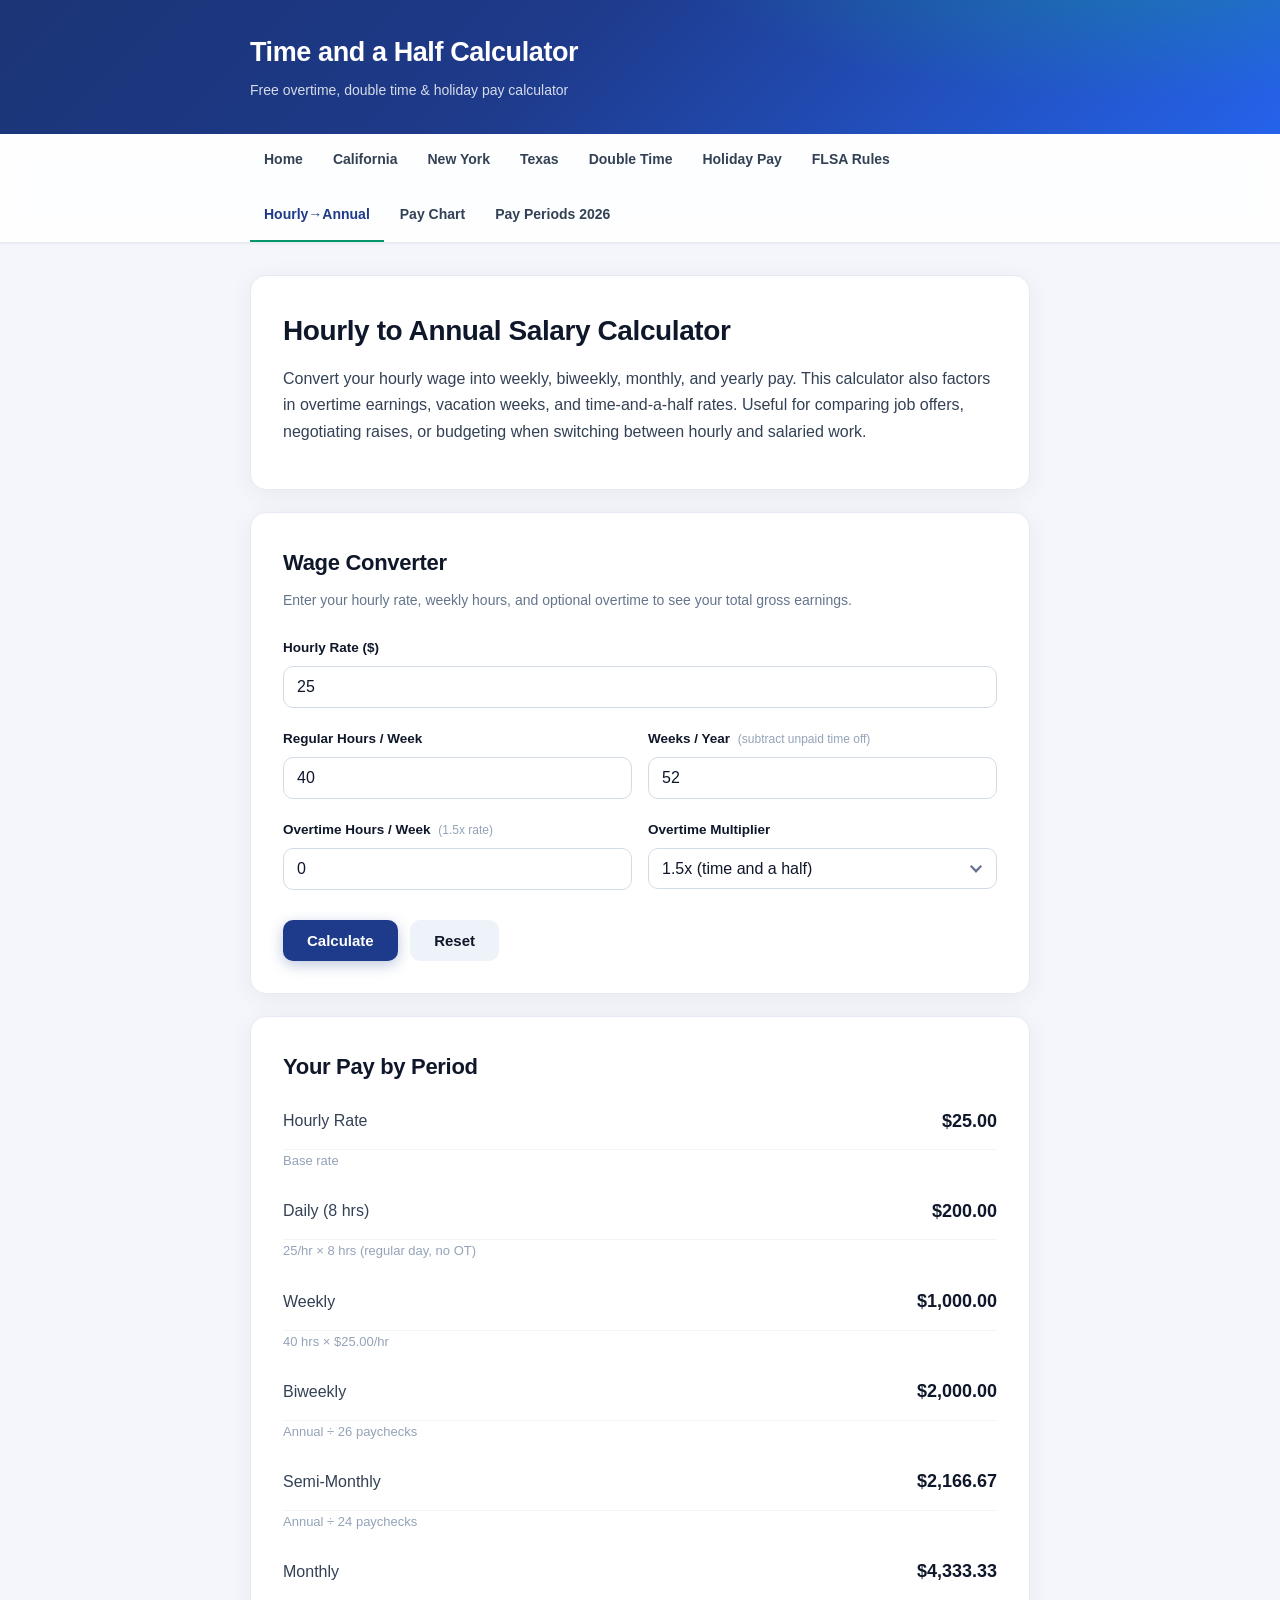
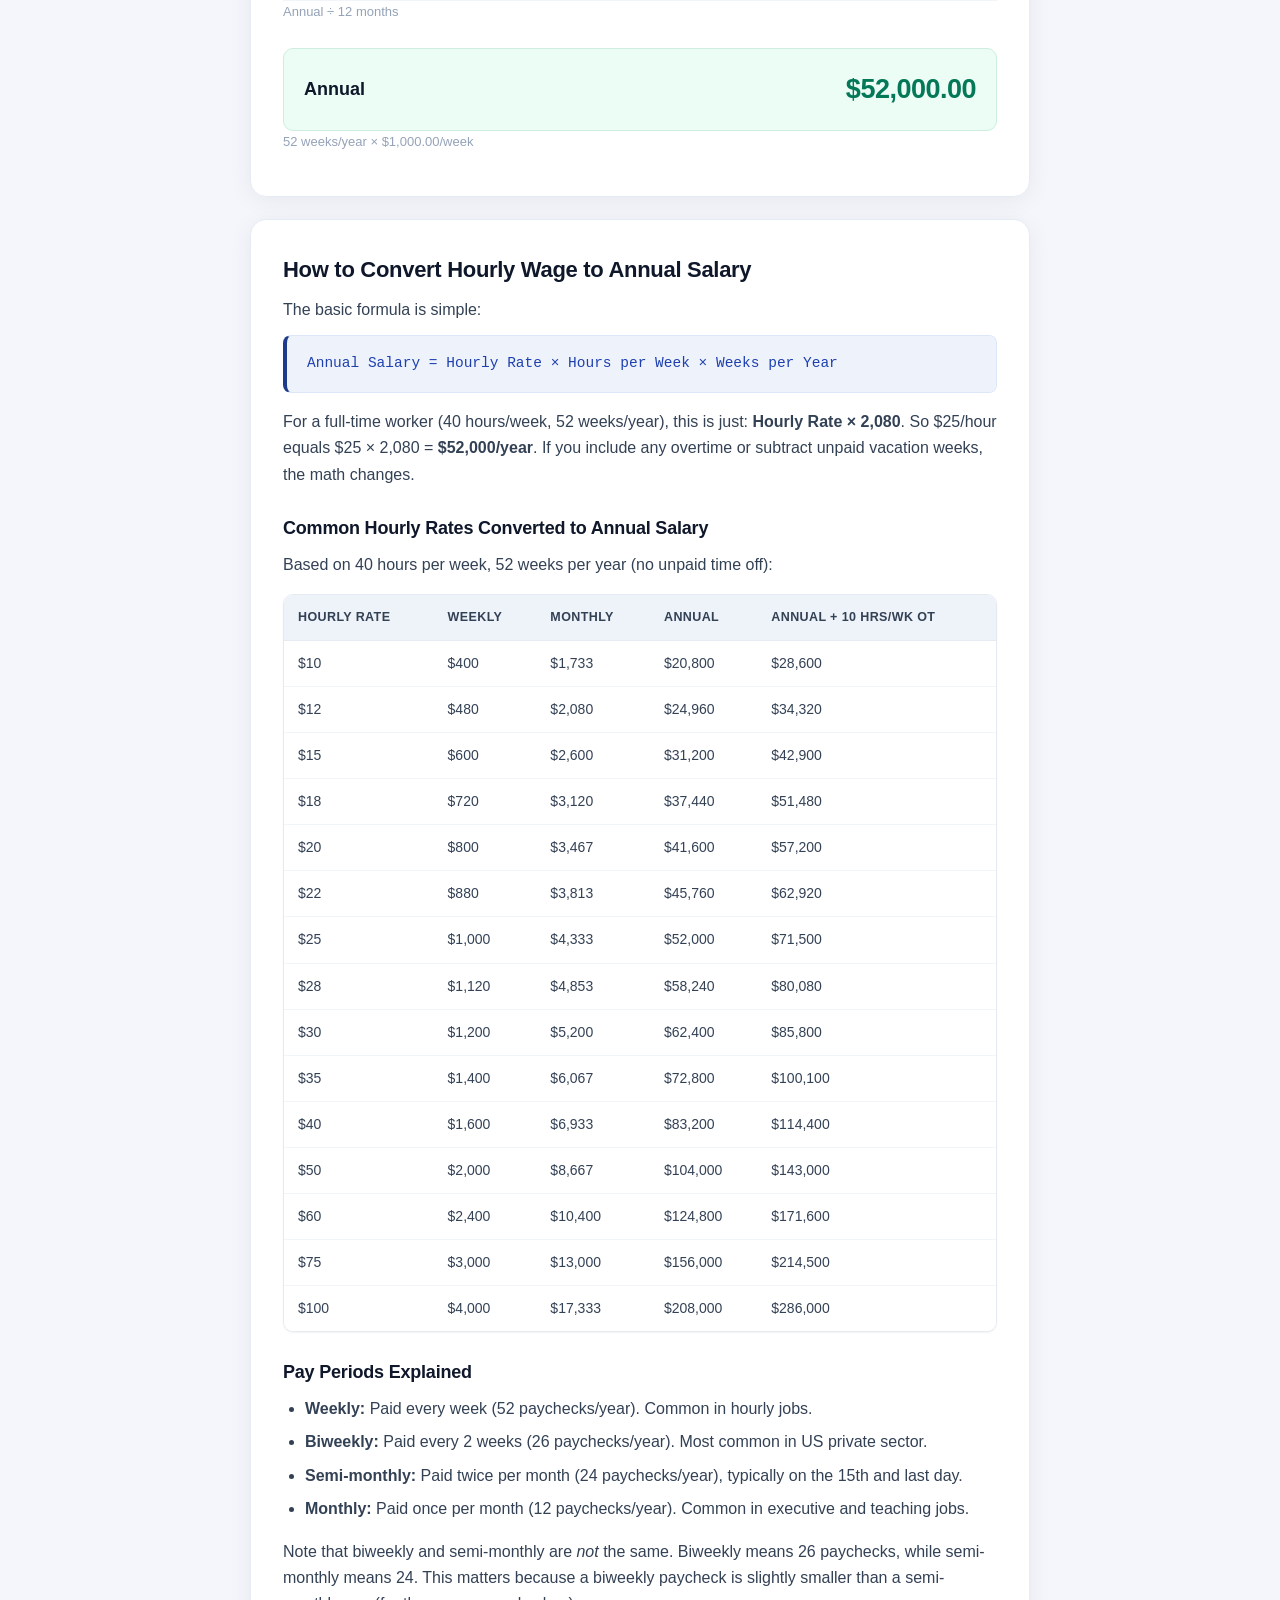
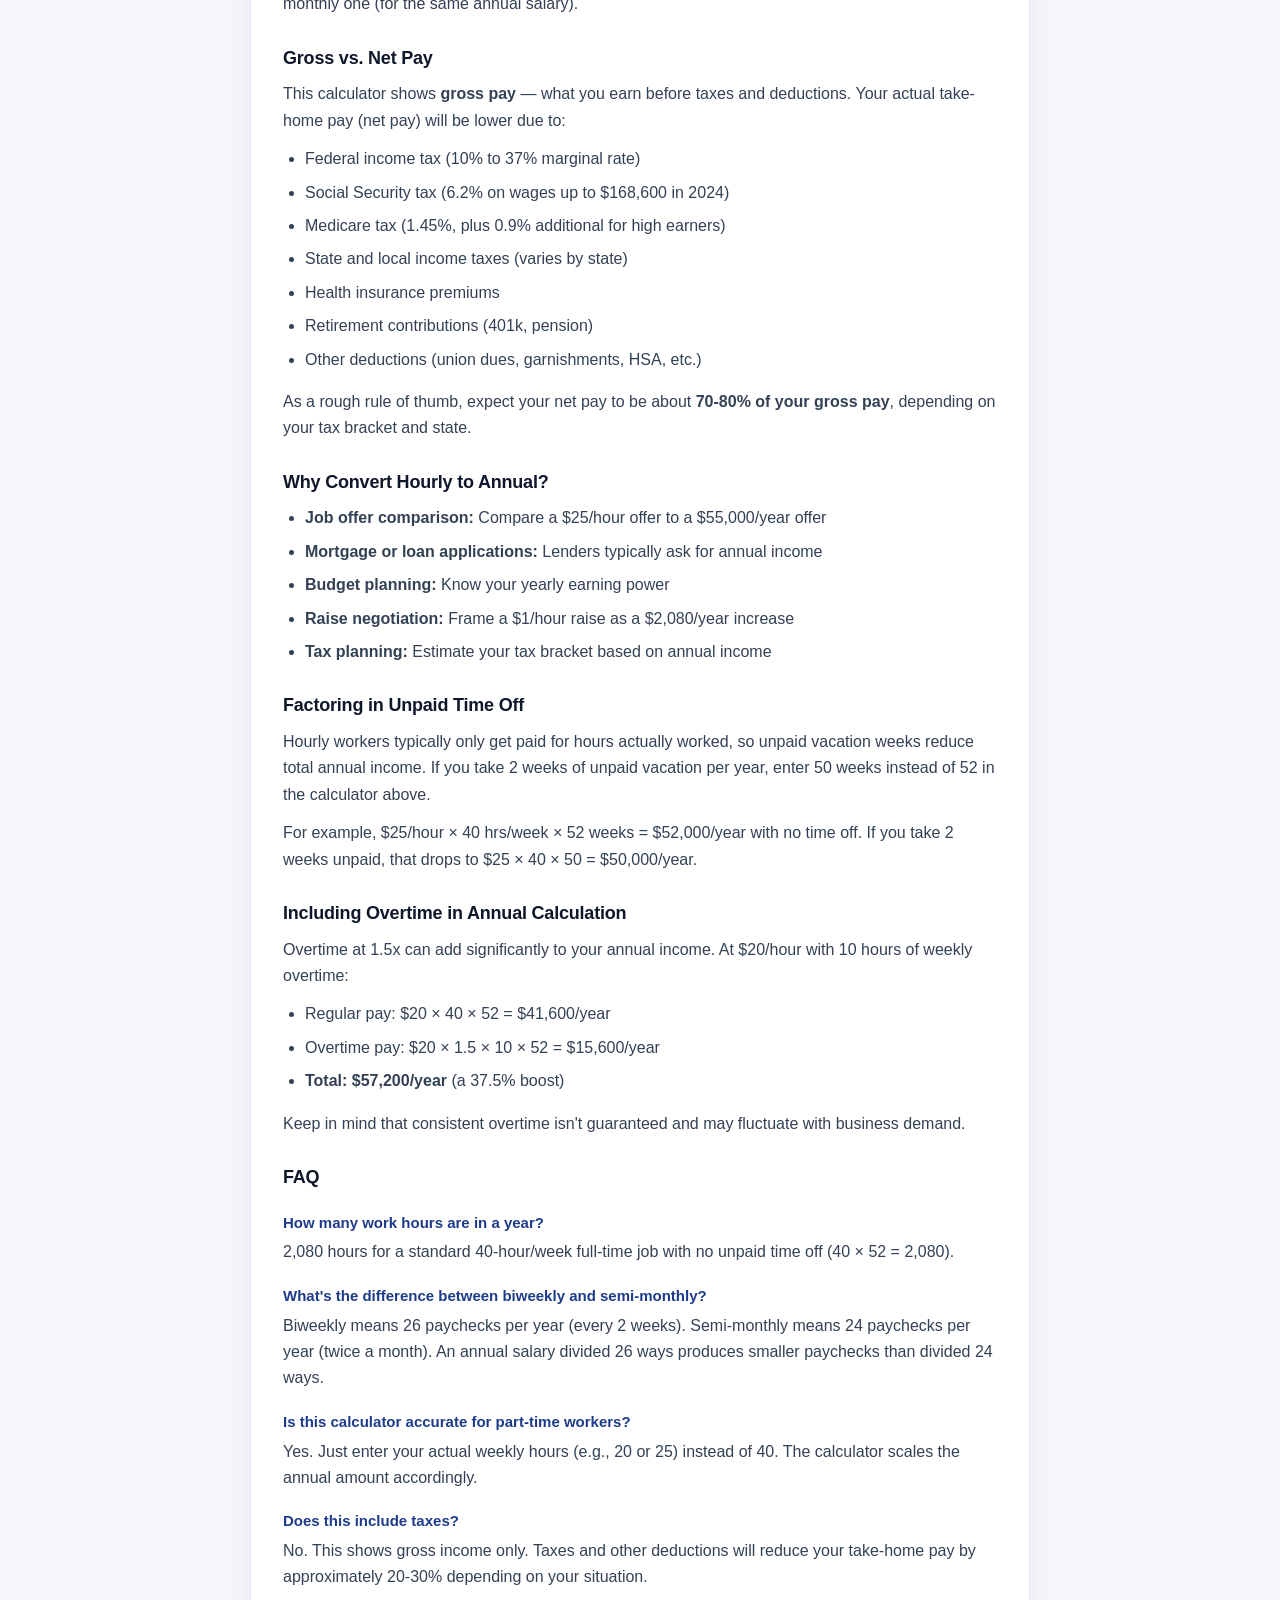
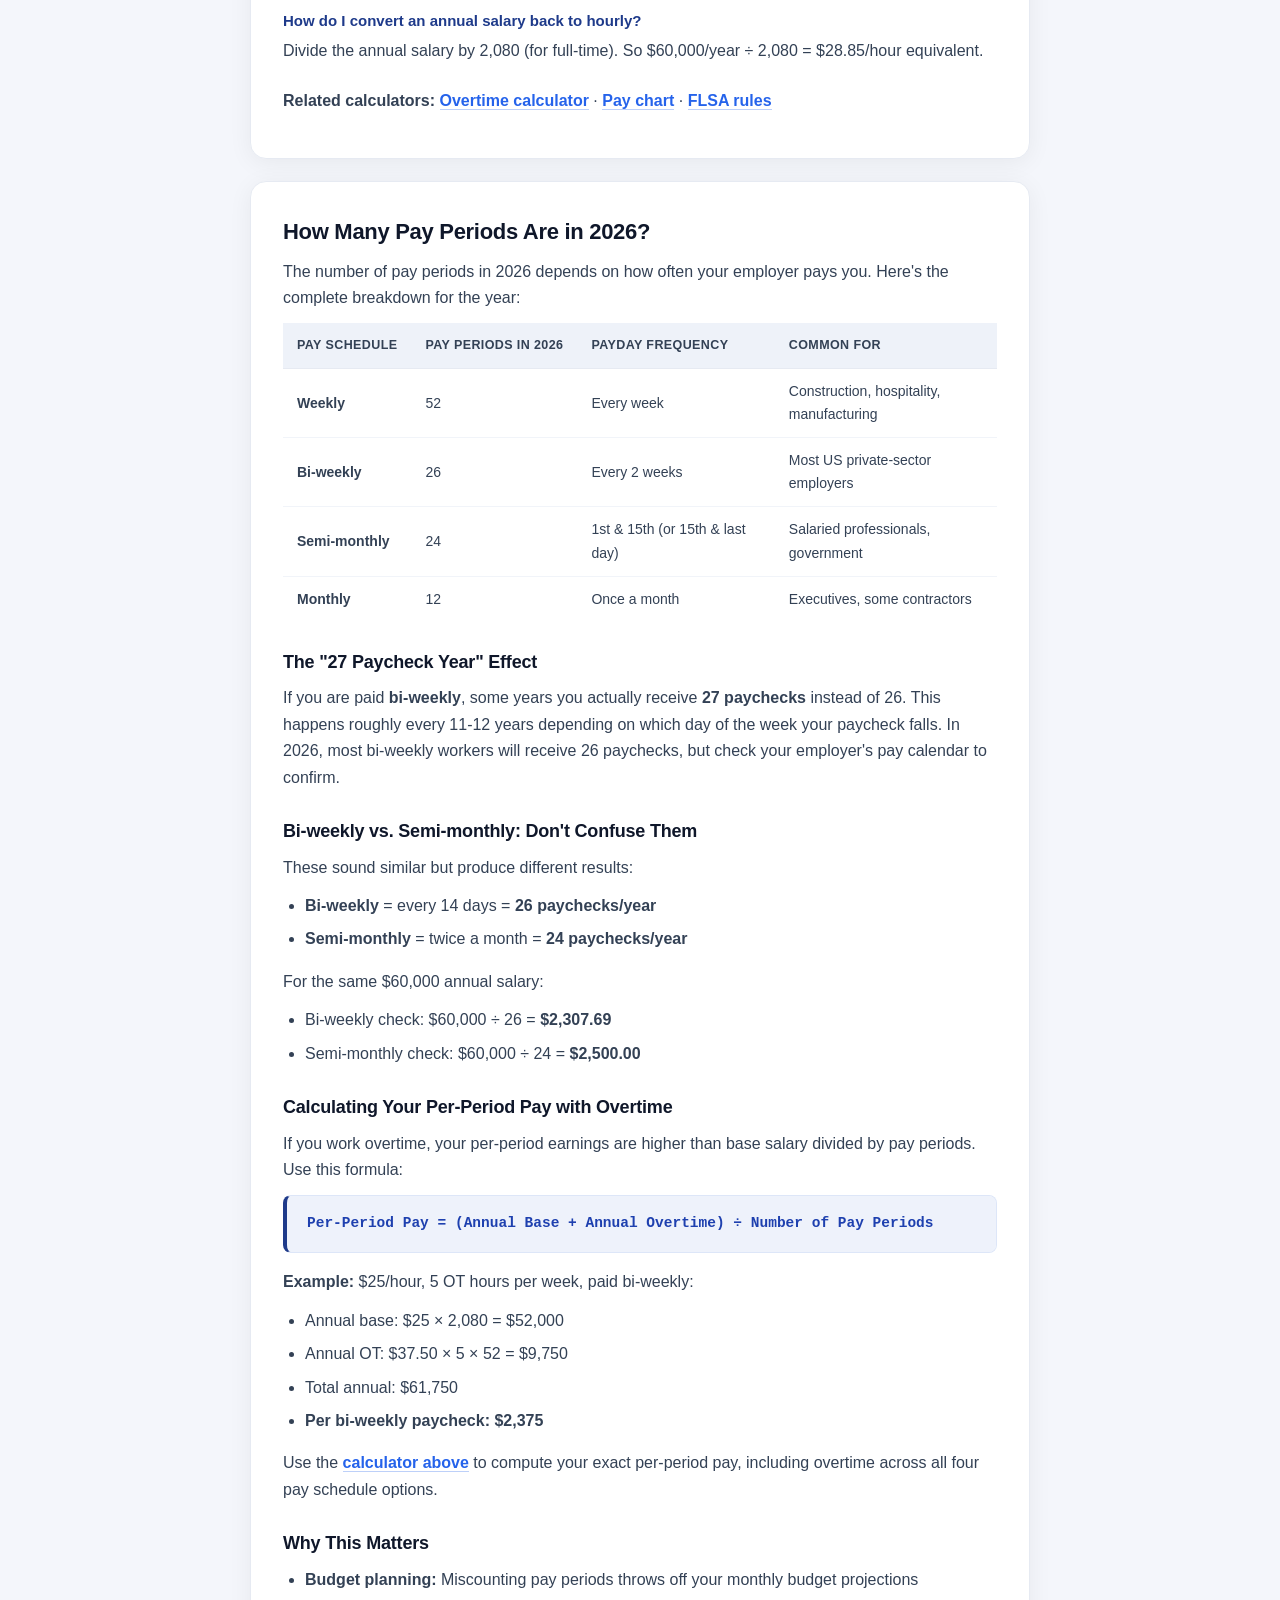
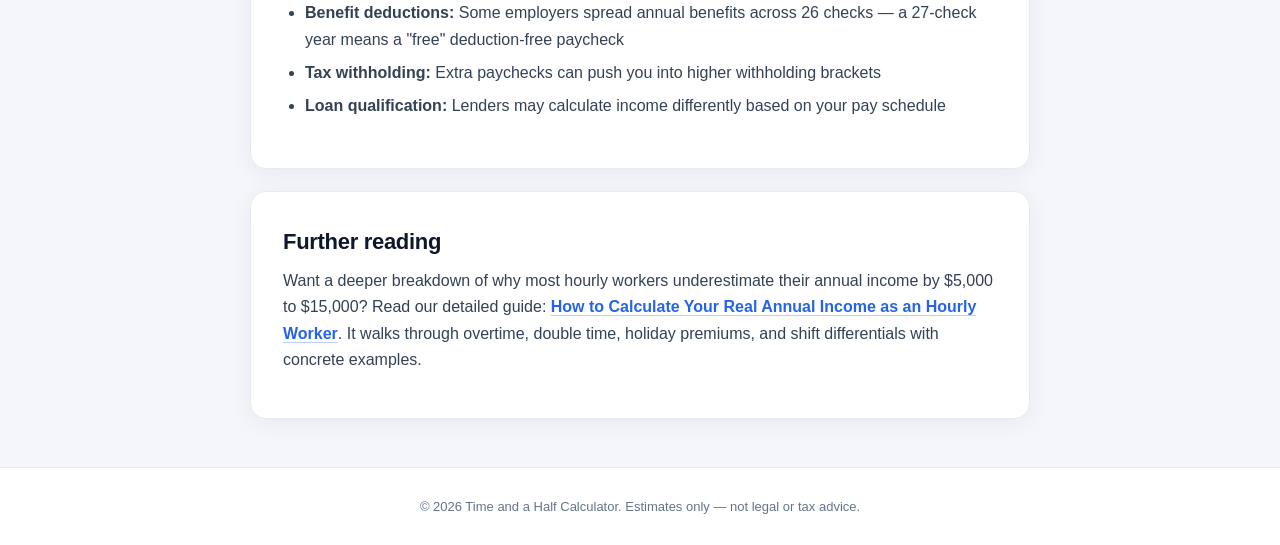
<file: hourly-to-annual-calculator/index.html>
<!DOCTYPE html>
<html lang="en">
<head>
<meta charset="UTF-8">
<meta name="viewport" content="width=device-width, initial-scale=1.0">
<title>Hourly to Annual Salary Calculator | Convert Hourly Wage to Yearly Pay</title>
<meta name="description" content="Free hourly to annual salary calculator. Convert any hourly wage to weekly, biweekly, monthly, and yearly pay. Includes overtime earnings and part-time options.">
<meta name="keywords" content="hourly to annual calculator, hourly to yearly salary, wage converter, hourly wage to salary, annual salary calculator, salary converter">
<meta name="robots" content="index, follow">
<meta name="theme-color" content="#1e3a8a">

<link rel="canonical" href="https://timeandahalfcalculator.one/hourly-to-annual-calculator/">

<meta property="og:type" content="website">
<meta property="og:url" content="https://timeandahalfcalculator.one/hourly-to-annual-calculator/">
<meta property="og:title" content="Hourly to Annual Salary Calculator">
<meta property="og:description" content="Convert hourly wages to weekly, monthly, and yearly pay including overtime.">
<meta property="og:image" content="https://timeandahalfcalculator.one/og-image.png">
<meta property="og:image:width" content="1200">
<meta property="og:image:height" content="630">
<meta property="og:site_name" content="Time and a Half Calculator">


<!-- Twitter -->
<meta name="twitter:card" content="summary">
<meta name="twitter:title" content="Hourly to Annual Salary Calculator">
<meta name="twitter:description" content="Convert hourly wages to weekly, monthly, and yearly pay including overtime.">
<meta name="twitter:image" content="https://timeandahalfcalculator.one/og-image.png">

<link rel="icon" type="image/x-icon" href="/favicon.ico">
<link rel="icon" type="image/png" sizes="32x32" href="/favicon-32.png">
<link rel="icon" type="image/png" sizes="16x16" href="/favicon-16.png">
<link rel="apple-touch-icon" sizes="180x180" href="/favicon-180.png">

<link rel="stylesheet" href="../style.css">

<script type="application/ld+json">
{
  "@context": "https://schema.org",
  "@type": "WebApplication",
  "name": "Hourly to Annual Salary Calculator",
  "url": "https://timeandahalfcalculator.one/hourly-to-annual-calculator/",
  "description": "Free hourly wage to annual salary converter with overtime and flexible pay period support.",
  "applicationCategory": "FinanceApplication",
  "operatingSystem": "Any",
  "offers": {"@type": "Offer", "price": "0", "priceCurrency": "USD"}
}
</script>
</head>
<body>

<header class="site-header">
  <div class="container">
    <div class="logo"><a href="../">Time and a Half Calculator</a></div>
    <p class="tagline">Free overtime, double time &amp; holiday pay calculator</p>
  </div>
</header>

<nav class="site-nav">
  <div class="container">
    <ul>
      <li><a href="../">Home</a></li>
      <li><a href="../california-overtime-calculator/">California</a></li>
      <li><a href="../new-york-overtime-calculator/">New York</a></li>
      <li><a href="../texas-overtime-calculator/">Texas</a></li>
      <li><a href="../double-time-calculator/">Double Time</a></li>
      <li><a href="../holiday-pay-calculator/">Holiday Pay</a></li>
      <li><a href="../flsa-overtime-rules/">FLSA Rules</a></li>
      <li><a href="../hourly-to-annual-calculator/" class="active">Hourly→Annual</a></li>
      <li><a href="../overtime-pay-chart/">Pay Chart</a></li>
      <li><a href="../pay-periods-2026/">Pay Periods 2026</a></li>
    </ul>
  </div>
</nav>

<main class="container">

  <section class="info-section" style="margin-top:0">
    <h1 style="font-size:28px;margin-bottom:12px">Hourly to Annual Salary Calculator</h1>
    <p>
      Convert your hourly wage into weekly, biweekly, monthly, and yearly pay. This calculator also factors in overtime
      earnings, vacation weeks, and time-and-a-half rates. Useful for comparing job offers, negotiating raises, or
      budgeting when switching between hourly and salaried work.
    </p>
  </section>

  <section class="calculator-card">
    <h2>Wage Converter</h2>
    <p class="helper-text">Enter your hourly rate, weekly hours, and optional overtime to see your total gross earnings.</p>

    <div class="input-group">
      <label for="hourlyRate">Hourly Rate ($)</label>
      <input type="number" id="hourlyRate" min="0" step="0.01" value="25">
    </div>

    <div class="input-row">
      <div class="input-group">
        <label for="hoursPerWeek">Regular Hours / Week</label>
        <input type="number" id="hoursPerWeek" min="0" max="168" step="0.25" value="40">
      </div>
      <div class="input-group">
        <label for="weeksPerYear">Weeks / Year
          <span class="hint">(subtract unpaid time off)</span>
        </label>
        <input type="number" id="weeksPerYear" min="1" max="52" step="1" value="52">
      </div>
    </div>

    <div class="input-row">
      <div class="input-group">
        <label for="otHoursPerWeek">Overtime Hours / Week
          <span class="hint">(1.5x rate)</span>
        </label>
        <input type="number" id="otHoursPerWeek" min="0" step="0.25" value="0">
      </div>
      <div class="input-group">
        <label for="otMultiplier">Overtime Multiplier</label>
        <select id="otMultiplier">
          <option value="1">1.0x (straight time)</option>
          <option value="1.5" selected>1.5x (time and a half)</option>
          <option value="2">2.0x (double time)</option>
        </select>
      </div>
    </div>

    <button id="calculateBtn" class="btn-primary">Calculate</button>
    <button id="resetBtn" class="btn-secondary">Reset</button>
  </section>

  <section class="results-card" id="results">
    <h2>Your Pay by Period</h2>
    <div class="result-row"><span class="result-label">Hourly Rate</span><span class="result-value" id="rHourly">$0.00</span></div>
    <div class="result-detail" id="dHourly">—</div>
    <div class="result-row"><span class="result-label">Daily (8 hrs)</span><span class="result-value" id="rDaily">$0.00</span></div>
    <div class="result-detail" id="dDaily">—</div>
    <div class="result-row"><span class="result-label">Weekly</span><span class="result-value" id="rWeekly">$0.00</span></div>
    <div class="result-detail" id="dWeekly">—</div>
    <div class="result-row"><span class="result-label">Biweekly</span><span class="result-value" id="rBiweekly">$0.00</span></div>
    <div class="result-detail" id="dBiweekly">—</div>
    <div class="result-row"><span class="result-label">Semi-Monthly</span><span class="result-value" id="rSemi">$0.00</span></div>
    <div class="result-detail" id="dSemi">—</div>
    <div class="result-row"><span class="result-label">Monthly</span><span class="result-value" id="rMonthly">$0.00</span></div>
    <div class="result-detail" id="dMonthly">—</div>
    <div class="result-row total-row"><span class="result-label">Annual</span><span class="result-value total-value" id="rAnnual">$0.00</span></div>
    <div class="result-detail" id="dAnnual">—</div>
  </section>

  <section class="info-section">
    <h2>How to Convert Hourly Wage to Annual Salary</h2>
    <p>The basic formula is simple:</p>
    <div class="formula-box">Annual Salary = Hourly Rate × Hours per Week × Weeks per Year</div>
    <p>
      For a full-time worker (40 hours/week, 52 weeks/year), this is just: <strong>Hourly Rate × 2,080</strong>.
      So $25/hour equals $25 × 2,080 = <strong>$52,000/year</strong>. If you include any overtime or subtract unpaid
      vacation weeks, the math changes.
    </p>

    <h3>Common Hourly Rates Converted to Annual Salary</h3>
    <p>Based on 40 hours per week, 52 weeks per year (no unpaid time off):</p>
    <div class="table-wrap">
      <table class="pay-table">
        <thead>
          <tr>
            <th>Hourly Rate</th>
            <th>Weekly</th>
            <th>Monthly</th>
            <th>Annual</th>
            <th>Annual + 10 hrs/wk OT</th>
          </tr>
        </thead>
        <tbody>
          <tr><td>$10</td><td>$400</td><td>$1,733</td><td>$20,800</td><td>$28,600</td></tr>
          <tr><td>$12</td><td>$480</td><td>$2,080</td><td>$24,960</td><td>$34,320</td></tr>
          <tr><td>$15</td><td>$600</td><td>$2,600</td><td>$31,200</td><td>$42,900</td></tr>
          <tr><td>$18</td><td>$720</td><td>$3,120</td><td>$37,440</td><td>$51,480</td></tr>
          <tr><td>$20</td><td>$800</td><td>$3,467</td><td>$41,600</td><td>$57,200</td></tr>
          <tr><td>$22</td><td>$880</td><td>$3,813</td><td>$45,760</td><td>$62,920</td></tr>
          <tr><td>$25</td><td>$1,000</td><td>$4,333</td><td>$52,000</td><td>$71,500</td></tr>
          <tr><td>$28</td><td>$1,120</td><td>$4,853</td><td>$58,240</td><td>$80,080</td></tr>
          <tr><td>$30</td><td>$1,200</td><td>$5,200</td><td>$62,400</td><td>$85,800</td></tr>
          <tr><td>$35</td><td>$1,400</td><td>$6,067</td><td>$72,800</td><td>$100,100</td></tr>
          <tr><td>$40</td><td>$1,600</td><td>$6,933</td><td>$83,200</td><td>$114,400</td></tr>
          <tr><td>$50</td><td>$2,000</td><td>$8,667</td><td>$104,000</td><td>$143,000</td></tr>
          <tr><td>$60</td><td>$2,400</td><td>$10,400</td><td>$124,800</td><td>$171,600</td></tr>
          <tr><td>$75</td><td>$3,000</td><td>$13,000</td><td>$156,000</td><td>$214,500</td></tr>
          <tr><td>$100</td><td>$4,000</td><td>$17,333</td><td>$208,000</td><td>$286,000</td></tr>
        </tbody>
      </table>
    </div>

    <h3>Pay Periods Explained</h3>
    <ul>
      <li><strong>Weekly:</strong> Paid every week (52 paychecks/year). Common in hourly jobs.</li>
      <li><strong>Biweekly:</strong> Paid every 2 weeks (26 paychecks/year). Most common in US private sector.</li>
      <li><strong>Semi-monthly:</strong> Paid twice per month (24 paychecks/year), typically on the 15th and last day.</li>
      <li><strong>Monthly:</strong> Paid once per month (12 paychecks/year). Common in executive and teaching jobs.</li>
    </ul>
    <p>
      Note that biweekly and semi-monthly are <em>not</em> the same. Biweekly means 26 paychecks, while semi-monthly
      means 24. This matters because a biweekly paycheck is slightly smaller than a semi-monthly one (for the same
      annual salary).
    </p>

    <h3>Gross vs. Net Pay</h3>
    <p>
      This calculator shows <strong>gross pay</strong> — what you earn before taxes and deductions. Your actual
      take-home pay (net pay) will be lower due to:
    </p>
    <ul>
      <li>Federal income tax (10% to 37% marginal rate)</li>
      <li>Social Security tax (6.2% on wages up to $168,600 in 2024)</li>
      <li>Medicare tax (1.45%, plus 0.9% additional for high earners)</li>
      <li>State and local income taxes (varies by state)</li>
      <li>Health insurance premiums</li>
      <li>Retirement contributions (401k, pension)</li>
      <li>Other deductions (union dues, garnishments, HSA, etc.)</li>
    </ul>
    <p>
      As a rough rule of thumb, expect your net pay to be about <strong>70-80% of your gross pay</strong>, depending
      on your tax bracket and state.
    </p>

    <h3>Why Convert Hourly to Annual?</h3>
    <ul>
      <li><strong>Job offer comparison:</strong> Compare a $25/hour offer to a $55,000/year offer</li>
      <li><strong>Mortgage or loan applications:</strong> Lenders typically ask for annual income</li>
      <li><strong>Budget planning:</strong> Know your yearly earning power</li>
      <li><strong>Raise negotiation:</strong> Frame a $1/hour raise as a $2,080/year increase</li>
      <li><strong>Tax planning:</strong> Estimate your tax bracket based on annual income</li>
    </ul>

    <h3>Factoring in Unpaid Time Off</h3>
    <p>
      Hourly workers typically only get paid for hours actually worked, so unpaid vacation weeks reduce total annual
      income. If you take 2 weeks of unpaid vacation per year, enter 50 weeks instead of 52 in the calculator above.
    </p>
    <p>
      For example, $25/hour × 40 hrs/week × 52 weeks = $52,000/year with no time off. If you take 2 weeks unpaid,
      that drops to $25 × 40 × 50 = $50,000/year.
    </p>

    <h3>Including Overtime in Annual Calculation</h3>
    <p>
      Overtime at 1.5x can add significantly to your annual income. At $20/hour with 10 hours of weekly overtime:
    </p>
    <ul>
      <li>Regular pay: $20 × 40 × 52 = $41,600/year</li>
      <li>Overtime pay: $20 × 1.5 × 10 × 52 = $15,600/year</li>
      <li><strong>Total: $57,200/year</strong> (a 37.5% boost)</li>
    </ul>
    <p>
      Keep in mind that consistent overtime isn't guaranteed and may fluctuate with business demand.
    </p>

    <h3>FAQ</h3>
    <div class="faq">
      <h4>How many work hours are in a year?</h4>
      <p>2,080 hours for a standard 40-hour/week full-time job with no unpaid time off (40 × 52 = 2,080).</p>

      <h4>What's the difference between biweekly and semi-monthly?</h4>
      <p>Biweekly means 26 paychecks per year (every 2 weeks). Semi-monthly means 24 paychecks per year (twice a month). An annual salary divided 26 ways produces smaller paychecks than divided 24 ways.</p>

      <h4>Is this calculator accurate for part-time workers?</h4>
      <p>Yes. Just enter your actual weekly hours (e.g., 20 or 25) instead of 40. The calculator scales the annual amount accordingly.</p>

      <h4>Does this include taxes?</h4>
      <p>No. This shows gross income only. Taxes and other deductions will reduce your take-home pay by approximately 20-30% depending on your situation.</p>

      <h4>How do I convert an annual salary back to hourly?</h4>
      <p>Divide the annual salary by 2,080 (for full-time). So $60,000/year ÷ 2,080 = $28.85/hour equivalent.</p>
    </div>

    <p style="margin-top:24px">
      <strong>Related calculators:</strong>
      <a href="../">Overtime calculator</a> ·
      <a href="../overtime-pay-chart/">Pay chart</a> ·
      <a href="../flsa-overtime-rules/">FLSA rules</a>
    </p>
  </section>

  <section class="info-section">
    <h2>How Many Pay Periods Are in 2026?</h2>
    <p>The number of pay periods in 2026 depends on how often your employer pays you. Here's the complete breakdown for the year:</p>

    <table class="pay-table">
      <thead>
        <tr>
          <th>Pay Schedule</th>
          <th>Pay Periods in 2026</th>
          <th>Payday Frequency</th>
          <th>Common For</th>
        </tr>
      </thead>
      <tbody>
        <tr><td><strong>Weekly</strong></td><td>52</td><td>Every week</td><td>Construction, hospitality, manufacturing</td></tr>
        <tr><td><strong>Bi-weekly</strong></td><td>26</td><td>Every 2 weeks</td><td>Most US private-sector employers</td></tr>
        <tr><td><strong>Semi-monthly</strong></td><td>24</td><td>1st &amp; 15th (or 15th &amp; last day)</td><td>Salaried professionals, government</td></tr>
        <tr><td><strong>Monthly</strong></td><td>12</td><td>Once a month</td><td>Executives, some contractors</td></tr>
      </tbody>
    </table>

    <h3>The "27 Paycheck Year" Effect</h3>
    <p>If you are paid <strong>bi-weekly</strong>, some years you actually receive <strong>27 paychecks</strong> instead of 26. This happens roughly every 11-12 years depending on which day of the week your paycheck falls. In 2026, most bi-weekly workers will receive 26 paychecks, but check your employer's pay calendar to confirm.</p>

    <h3>Bi-weekly vs. Semi-monthly: Don't Confuse Them</h3>
    <p>These sound similar but produce different results:</p>
    <ul>
      <li><strong>Bi-weekly</strong> = every 14 days = <strong>26 paychecks/year</strong></li>
      <li><strong>Semi-monthly</strong> = twice a month = <strong>24 paychecks/year</strong></li>
    </ul>
    <p>For the same $60,000 annual salary:</p>
    <ul>
      <li>Bi-weekly check: $60,000 ÷ 26 = <strong>$2,307.69</strong></li>
      <li>Semi-monthly check: $60,000 ÷ 24 = <strong>$2,500.00</strong></li>
    </ul>

    <h3>Calculating Your Per-Period Pay with Overtime</h3>
    <p>If you work overtime, your per-period earnings are higher than base salary divided by pay periods. Use this formula:</p>
    <div class="formula-box">
      <strong>Per-Period Pay = (Annual Base + Annual Overtime) ÷ Number of Pay Periods</strong>
    </div>
    <p><strong>Example:</strong> $25/hour, 5 OT hours per week, paid bi-weekly:</p>
    <ul>
      <li>Annual base: $25 × 2,080 = $52,000</li>
      <li>Annual OT: $37.50 × 5 × 52 = $9,750</li>
      <li>Total annual: $61,750</li>
      <li><strong>Per bi-weekly paycheck: $2,375</strong></li>
    </ul>
    <p>Use the <a href="#">calculator above</a> to compute your exact per-period pay, including overtime across all four pay schedule options.</p>

    <h3>Why This Matters</h3>
    <ul>
      <li><strong>Budget planning:</strong> Miscounting pay periods throws off your monthly budget projections</li>
      <li><strong>Benefit deductions:</strong> Some employers spread annual benefits across 26 checks — a 27-check year means a "free" deduction-free paycheck</li>
      <li><strong>Tax withholding:</strong> Extra paychecks can push you into higher withholding brackets</li>
      <li><strong>Loan qualification:</strong> Lenders may calculate income differently based on your pay schedule</li>
    </ul>
  </section>

  <section class="info-section">
    <h2>Further reading</h2>
    <p>Want a deeper breakdown of why most hourly workers underestimate their annual income by $5,000 to $15,000? Read our detailed guide: <a href="https://medium.com/@longhe336/how-to-calculate-your-real-annual-income-as-an-hourly-worker-6974d0db4577" target="_blank" rel="noopener">How to Calculate Your Real Annual Income as an Hourly Worker</a>. It walks through overtime, double time, holiday premiums, and shift differentials with concrete examples.</p>
  </section>

</main>

<footer class="site-footer">
  <div class="container">
    <p>&copy; 2026 Time and a Half Calculator. Estimates only — not legal or tax advice.</p>
  </div>
</footer>

<script src="../hourly-to-annual.js"></script>
</body>
</html>
</file>
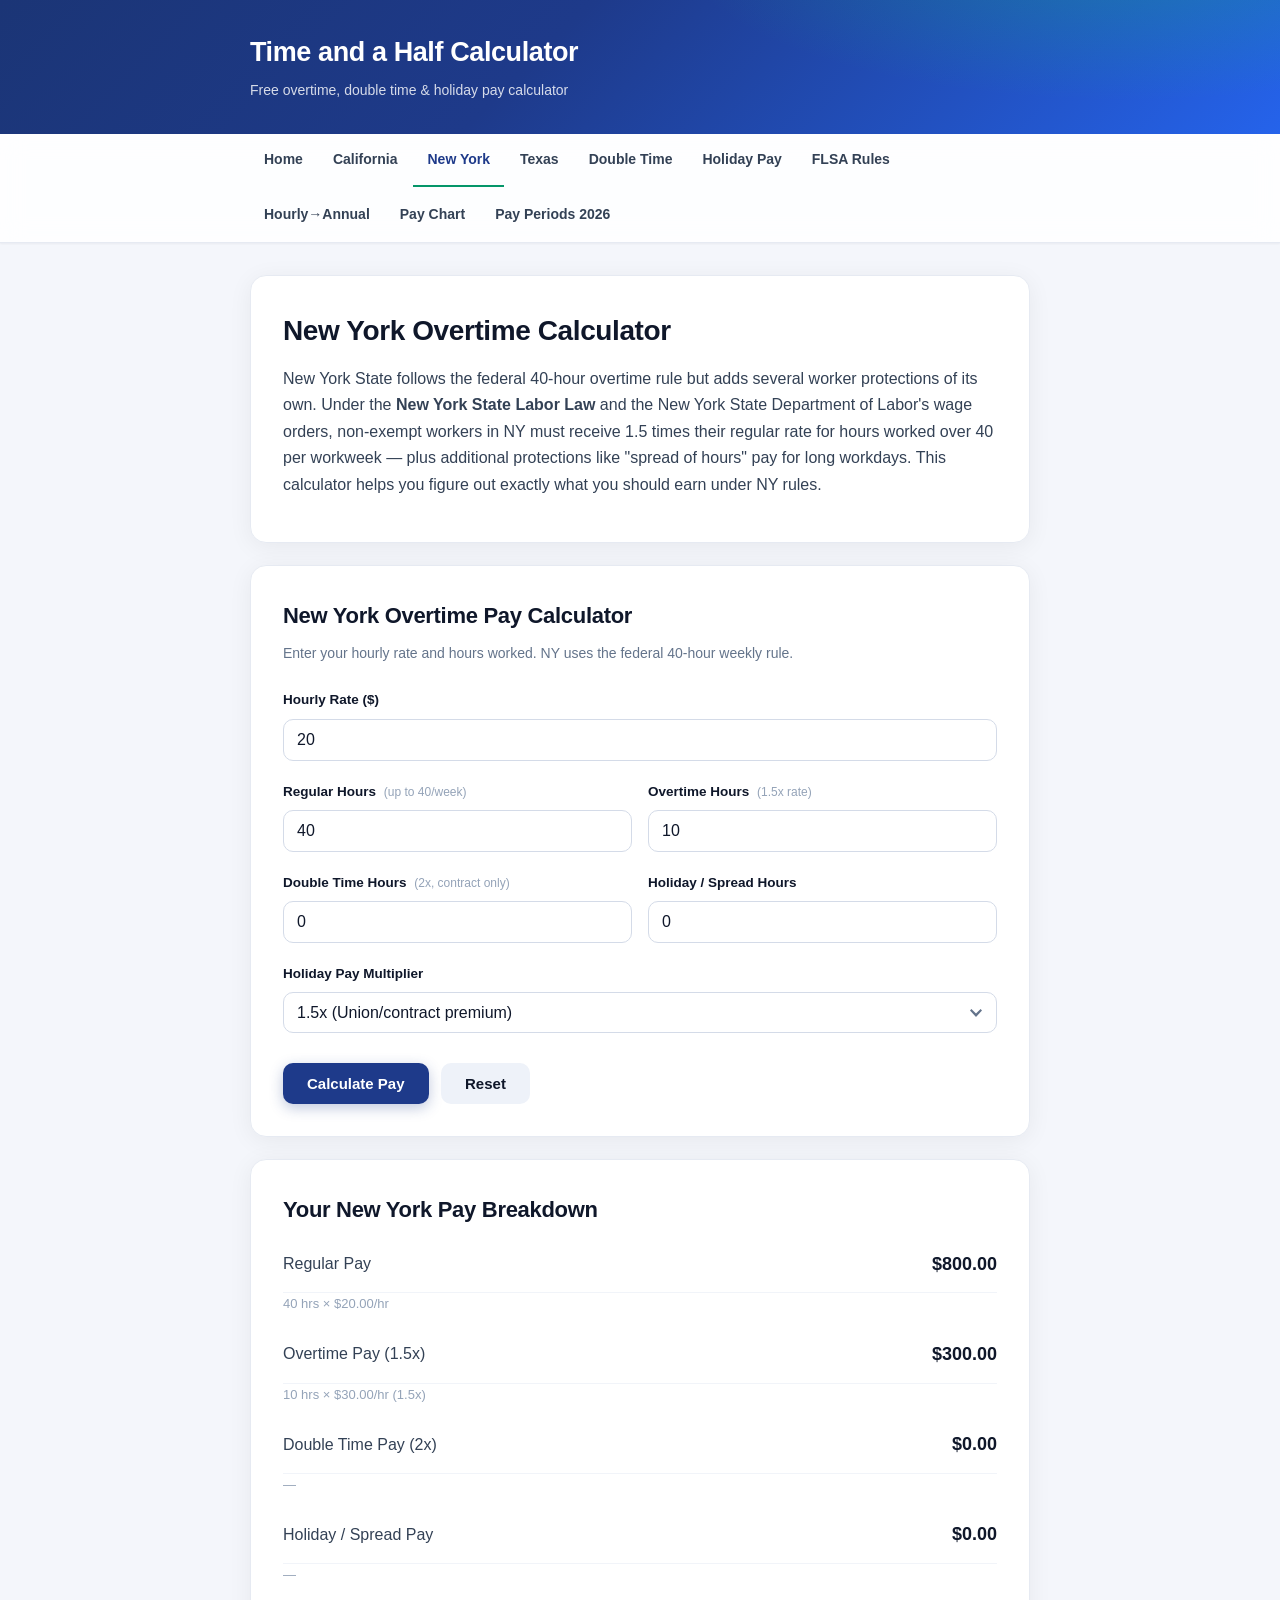
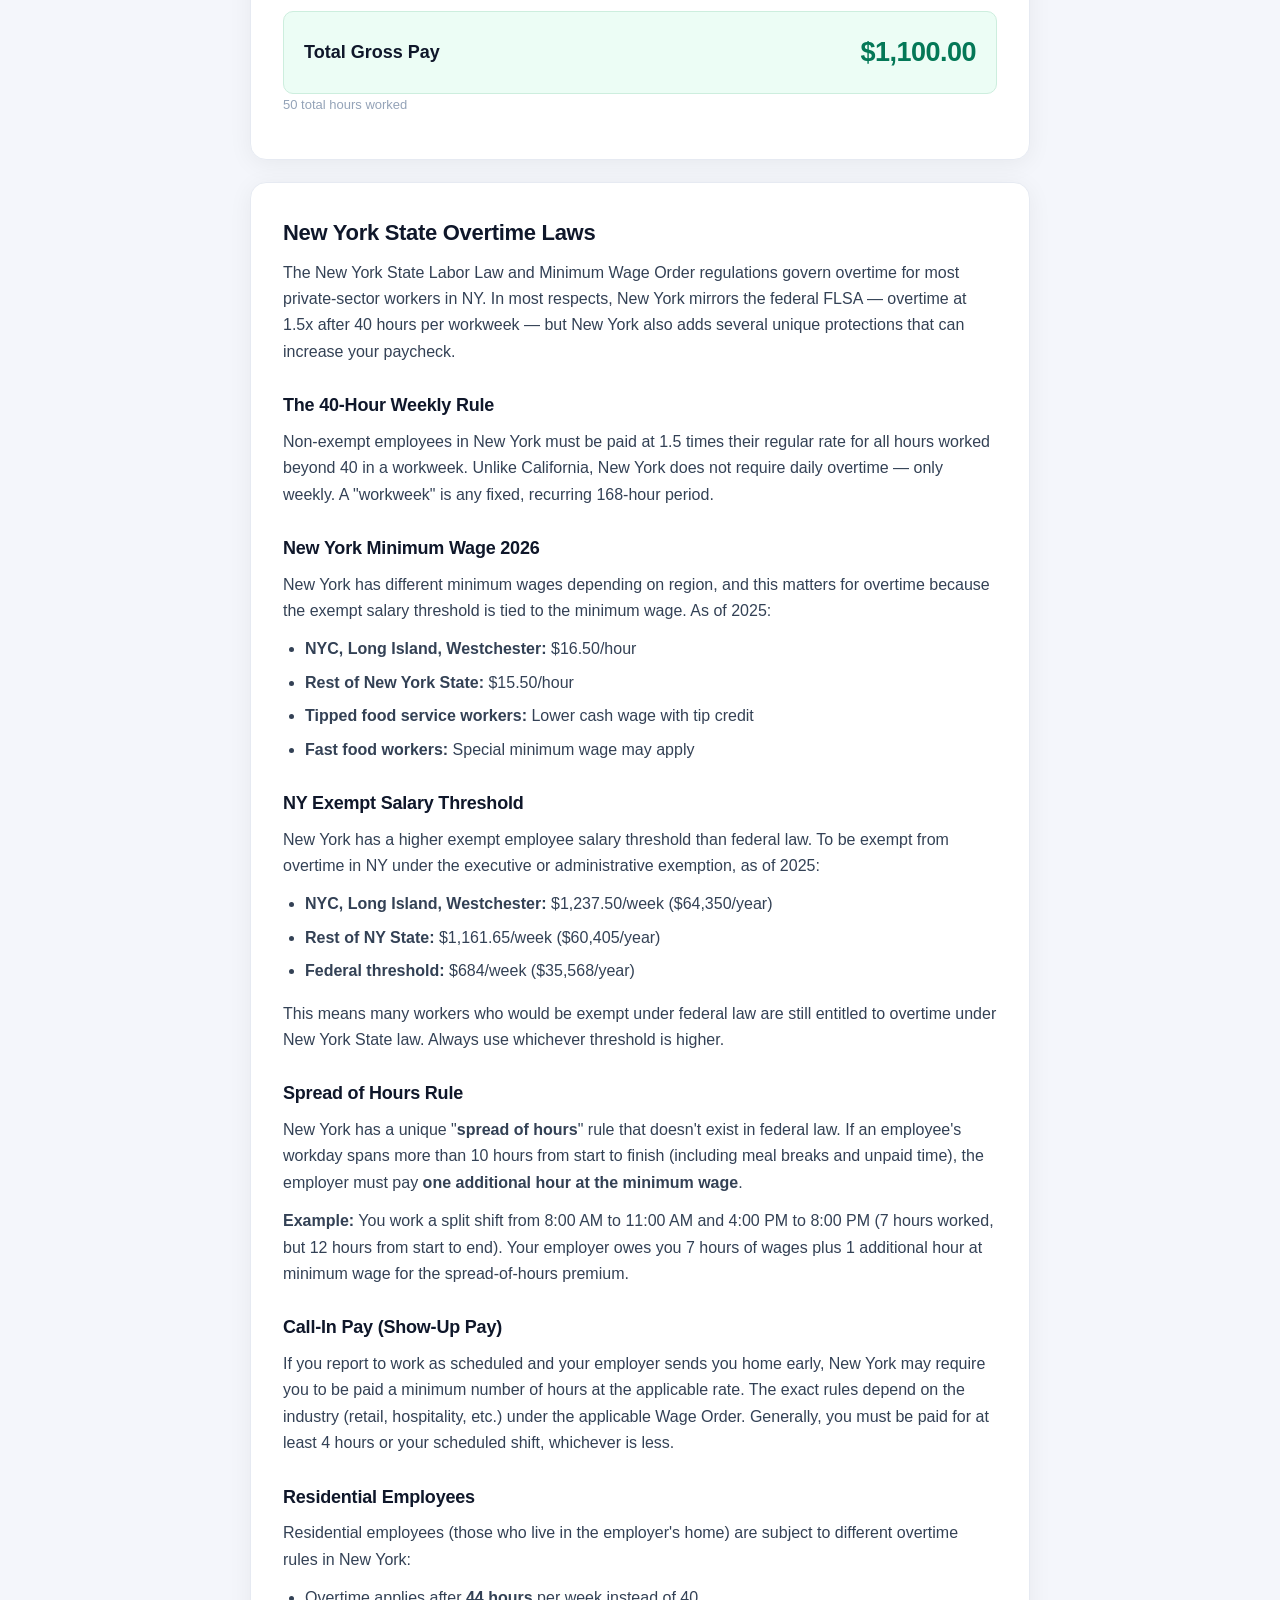
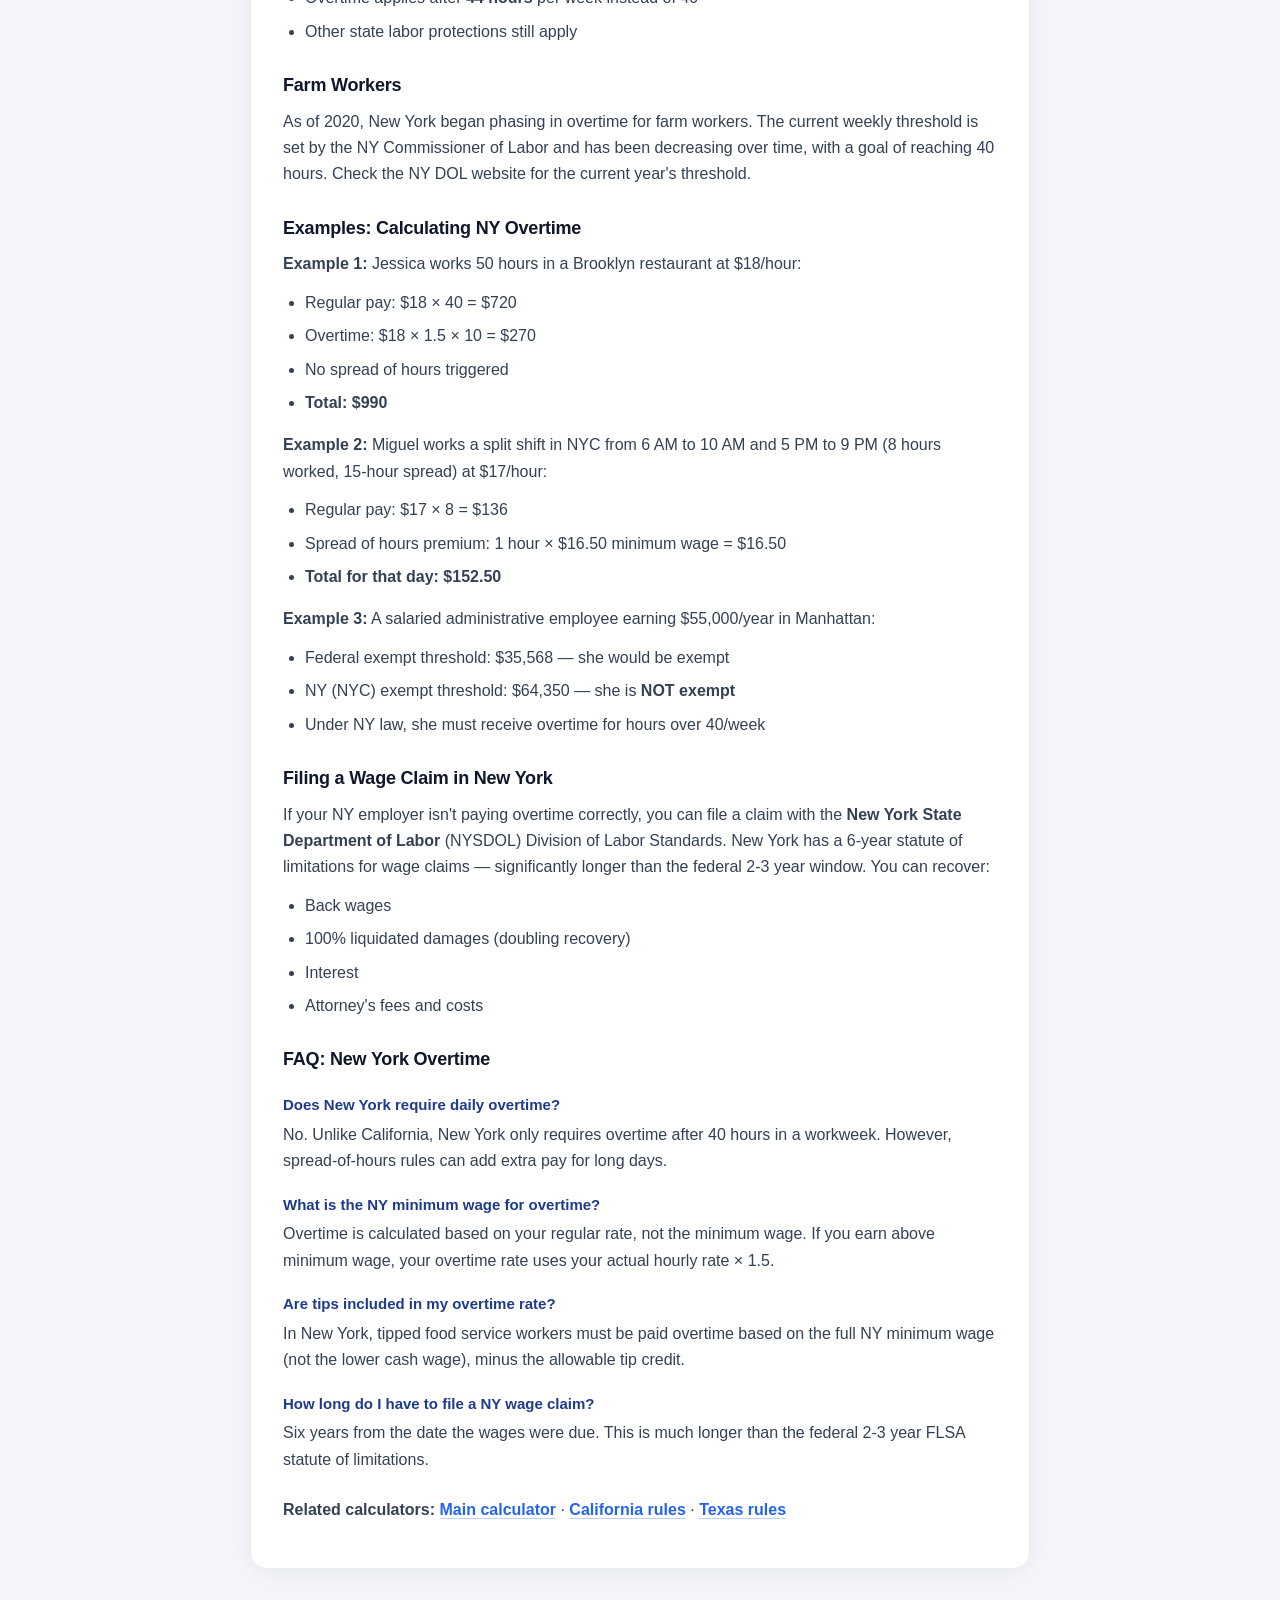
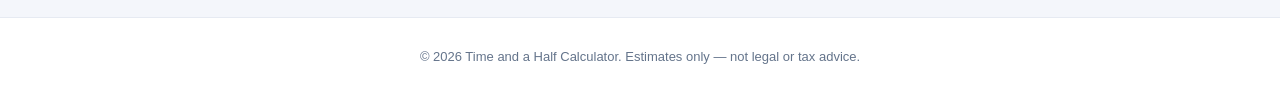
<file: new-york-overtime-calculator/index.html>
<!DOCTYPE html>
<html lang="en">
<head>
<meta charset="UTF-8">
<meta name="viewport" content="width=device-width, initial-scale=1.0">
<title>New York Overtime Calculator | NY State Overtime Laws &amp; Pay</title>
<meta name="description" content="Free New York overtime calculator. Compute NY time and a half (1.5x) pay under the NY State Labor Law. Learn NY spread of hours, residential exemptions, and farm rules for 2026.">
<meta name="keywords" content="new york overtime calculator, ny overtime laws, new york state labor law, nys overtime, spread of hours NY, new york time and a half">
<meta name="robots" content="index, follow">
<meta name="theme-color" content="#1e3a8a">

<link rel="canonical" href="https://timeandahalfcalculator.one/new-york-overtime-calculator/">

<meta property="og:type" content="website">
<meta property="og:url" content="https://timeandahalfcalculator.one/new-york-overtime-calculator/">
<meta property="og:title" content="New York Overtime Calculator | NY State Overtime Laws">
<meta property="og:description" content="Calculate New York overtime pay. Covers NYS Labor Law, spread of hours, residential exemptions.">
<meta property="og:image" content="https://timeandahalfcalculator.one/og-image.png">
<meta property="og:image:width" content="1200">
<meta property="og:image:height" content="630">
<meta property="og:site_name" content="Time and a Half Calculator">


<!-- Twitter -->
<meta name="twitter:card" content="summary">
<meta name="twitter:title" content="New York Overtime Calculator | NY State Overtime Laws">
<meta name="twitter:description" content="Calculate New York overtime pay. Covers NYS Labor Law, spread of hours, residential exemptions.">
<meta name="twitter:image" content="https://timeandahalfcalculator.one/og-image.png">

<link rel="icon" type="image/x-icon" href="/favicon.ico">
<link rel="icon" type="image/png" sizes="32x32" href="/favicon-32.png">
<link rel="icon" type="image/png" sizes="16x16" href="/favicon-16.png">
<link rel="apple-touch-icon" sizes="180x180" href="/favicon-180.png">

<link rel="stylesheet" href="../style.css">

<script type="application/ld+json">
{
  "@context": "https://schema.org",
  "@type": "WebApplication",
  "name": "New York Overtime Calculator",
  "url": "https://timeandahalfcalculator.one/new-york-overtime-calculator/",
  "description": "Free New York overtime calculator compliant with NY State Labor Law.",
  "applicationCategory": "FinanceApplication",
  "operatingSystem": "Any",
  "offers": {"@type": "Offer", "price": "0", "priceCurrency": "USD"}
}
</script>
</head>
<body>

<header class="site-header">
  <div class="container">
    <div class="logo"><a href="../">Time and a Half Calculator</a></div>
    <p class="tagline">Free overtime, double time &amp; holiday pay calculator</p>
  </div>
</header>

<nav class="site-nav">
  <div class="container">
    <ul>
      <li><a href="../">Home</a></li>
      <li><a href="../california-overtime-calculator/">California</a></li>
      <li><a href="../new-york-overtime-calculator/" class="active">New York</a></li>
      <li><a href="../texas-overtime-calculator/">Texas</a></li>
      <li><a href="../double-time-calculator/">Double Time</a></li>
      <li><a href="../holiday-pay-calculator/">Holiday Pay</a></li>
      <li><a href="../flsa-overtime-rules/">FLSA Rules</a></li>
      <li><a href="../hourly-to-annual-calculator/">Hourly→Annual</a></li>
      <li><a href="../overtime-pay-chart/">Pay Chart</a></li>
      <li><a href="../pay-periods-2026/">Pay Periods 2026</a></li>
    </ul>
  </div>
</nav>

<main class="container">

  <section class="info-section" style="margin-top:0">
    <h1 style="font-size:28px;margin-bottom:12px">New York Overtime Calculator</h1>
    <p>
      New York State follows the federal 40-hour overtime rule but adds several worker protections of its own.
      Under the <strong>New York State Labor Law</strong> and the New York State Department of Labor's wage orders,
      non-exempt workers in NY must receive 1.5 times their regular rate for hours worked over 40 per workweek —
      plus additional protections like "spread of hours" pay for long workdays. This calculator helps you figure
      out exactly what you should earn under NY rules.
    </p>
  </section>

  <section class="calculator-card">
    <h2>New York Overtime Pay Calculator</h2>
    <p class="helper-text">Enter your hourly rate and hours worked. NY uses the federal 40-hour weekly rule.</p>

    <div class="input-group">
      <label for="hourlyRate">Hourly Rate ($)</label>
      <input type="number" id="hourlyRate" min="0" step="0.01" value="20">
    </div>

    <div class="input-row">
      <div class="input-group">
        <label for="regularHours">Regular Hours <span class="hint">(up to 40/week)</span></label>
        <input type="number" id="regularHours" min="0" step="0.25" value="40">
      </div>
      <div class="input-group">
        <label for="overtimeHours">Overtime Hours <span class="hint">(1.5x rate)</span></label>
        <input type="number" id="overtimeHours" min="0" step="0.25" value="10">
      </div>
    </div>

    <div class="input-row">
      <div class="input-group">
        <label for="doubleHours">Double Time Hours <span class="hint">(2x, contract only)</span></label>
        <input type="number" id="doubleHours" min="0" step="0.25" value="0">
      </div>
      <div class="input-group">
        <label for="holidayHours">Holiday / Spread Hours</label>
        <input type="number" id="holidayHours" min="0" step="0.25" value="0">
      </div>
    </div>

    <div class="input-group">
      <label for="holidayMultiplier">Holiday Pay Multiplier</label>
      <select id="holidayMultiplier">
        <option value="1">1.0x (Spread of hours: 1 extra hr at min wage)</option>
        <option value="1.5" selected>1.5x (Union/contract premium)</option>
        <option value="2">2.0x</option>
      </select>
    </div>

    <button id="calculateBtn" class="btn-primary">Calculate Pay</button>
    <button id="resetBtn" class="btn-secondary">Reset</button>
  </section>

  <section class="results-card" id="results">
    <h2>Your New York Pay Breakdown</h2>
    <div class="result-row"><span class="result-label">Regular Pay</span><span class="result-value" id="regularPay">$0.00</span></div>
    <div class="result-detail" id="regularDetail">—</div>
    <div class="result-row"><span class="result-label">Overtime Pay (1.5x)</span><span class="result-value" id="overtimePay">$0.00</span></div>
    <div class="result-detail" id="overtimeDetail">—</div>
    <div class="result-row"><span class="result-label">Double Time Pay (2x)</span><span class="result-value" id="doublePay">$0.00</span></div>
    <div class="result-detail" id="doubleDetail">—</div>
    <div class="result-row"><span class="result-label">Holiday / Spread Pay</span><span class="result-value" id="holidayPay">$0.00</span></div>
    <div class="result-detail" id="holidayDetail">—</div>
    <div class="result-row total-row"><span class="result-label">Total Gross Pay</span><span class="result-value total-value" id="totalPay">$0.00</span></div>
    <div class="result-detail" id="totalDetail">—</div>
  </section>

  <section class="info-section">
    <h2>New York State Overtime Laws</h2>
    <p>
      The New York State Labor Law and Minimum Wage Order regulations govern overtime for most private-sector workers
      in NY. In most respects, New York mirrors the federal FLSA — overtime at 1.5x after 40 hours per workweek — but
      New York also adds several unique protections that can increase your paycheck.
    </p>

    <h3>The 40-Hour Weekly Rule</h3>
    <p>
      Non-exempt employees in New York must be paid at 1.5 times their regular rate for all hours worked beyond 40 in
      a workweek. Unlike California, New York does not require daily overtime — only weekly. A "workweek" is any fixed,
      recurring 168-hour period.
    </p>

    <h3>New York Minimum Wage 2026</h3>
    <p>
      New York has different minimum wages depending on region, and this matters for overtime because the exempt
      salary threshold is tied to the minimum wage. As of 2025:
    </p>
    <ul>
      <li><strong>NYC, Long Island, Westchester:</strong> $16.50/hour</li>
      <li><strong>Rest of New York State:</strong> $15.50/hour</li>
      <li><strong>Tipped food service workers:</strong> Lower cash wage with tip credit</li>
      <li><strong>Fast food workers:</strong> Special minimum wage may apply</li>
    </ul>

    <h3>NY Exempt Salary Threshold</h3>
    <p>
      New York has a higher exempt employee salary threshold than federal law. To be exempt from overtime in NY under
      the executive or administrative exemption, as of 2025:
    </p>
    <ul>
      <li><strong>NYC, Long Island, Westchester:</strong> $1,237.50/week ($64,350/year)</li>
      <li><strong>Rest of NY State:</strong> $1,161.65/week ($60,405/year)</li>
      <li><strong>Federal threshold:</strong> $684/week ($35,568/year)</li>
    </ul>
    <p>
      This means many workers who would be exempt under federal law are still entitled to overtime under New York
      State law. Always use whichever threshold is higher.
    </p>

    <h3>Spread of Hours Rule</h3>
    <p>
      New York has a unique "<strong>spread of hours</strong>" rule that doesn't exist in federal law. If an employee's
      workday spans more than 10 hours from start to finish (including meal breaks and unpaid time), the employer must
      pay <strong>one additional hour at the minimum wage</strong>.
    </p>
    <p>
      <strong>Example:</strong> You work a split shift from 8:00 AM to 11:00 AM and 4:00 PM to 8:00 PM (7 hours worked,
      but 12 hours from start to end). Your employer owes you 7 hours of wages plus 1 additional hour at minimum wage
      for the spread-of-hours premium.
    </p>

    <h3>Call-In Pay (Show-Up Pay)</h3>
    <p>
      If you report to work as scheduled and your employer sends you home early, New York may require you to be paid
      a minimum number of hours at the applicable rate. The exact rules depend on the industry (retail, hospitality,
      etc.) under the applicable Wage Order. Generally, you must be paid for at least 4 hours or your scheduled shift,
      whichever is less.
    </p>

    <h3>Residential Employees</h3>
    <p>
      Residential employees (those who live in the employer's home) are subject to different overtime rules in New York:
    </p>
    <ul>
      <li>Overtime applies after <strong>44 hours</strong> per week instead of 40</li>
      <li>Other state labor protections still apply</li>
    </ul>

    <h3>Farm Workers</h3>
    <p>
      As of 2020, New York began phasing in overtime for farm workers. The current weekly threshold is set by the NY
      Commissioner of Labor and has been decreasing over time, with a goal of reaching 40 hours. Check the NY DOL
      website for the current year's threshold.
    </p>

    <h3>Examples: Calculating NY Overtime</h3>
    <p><strong>Example 1:</strong> Jessica works 50 hours in a Brooklyn restaurant at $18/hour:</p>
    <ul>
      <li>Regular pay: $18 × 40 = $720</li>
      <li>Overtime: $18 × 1.5 × 10 = $270</li>
      <li>No spread of hours triggered</li>
      <li><strong>Total: $990</strong></li>
    </ul>

    <p><strong>Example 2:</strong> Miguel works a split shift in NYC from 6 AM to 10 AM and 5 PM to 9 PM (8 hours worked, 15-hour spread) at $17/hour:</p>
    <ul>
      <li>Regular pay: $17 × 8 = $136</li>
      <li>Spread of hours premium: 1 hour × $16.50 minimum wage = $16.50</li>
      <li><strong>Total for that day: $152.50</strong></li>
    </ul>

    <p><strong>Example 3:</strong> A salaried administrative employee earning $55,000/year in Manhattan:</p>
    <ul>
      <li>Federal exempt threshold: $35,568 — she would be exempt</li>
      <li>NY (NYC) exempt threshold: $64,350 — she is <strong>NOT exempt</strong></li>
      <li>Under NY law, she must receive overtime for hours over 40/week</li>
    </ul>

    <h3>Filing a Wage Claim in New York</h3>
    <p>
      If your NY employer isn't paying overtime correctly, you can file a claim with the
      <strong>New York State Department of Labor</strong> (NYSDOL) Division of Labor Standards. New York has a 6-year
      statute of limitations for wage claims — significantly longer than the federal 2-3 year window. You can recover:
    </p>
    <ul>
      <li>Back wages</li>
      <li>100% liquidated damages (doubling recovery)</li>
      <li>Interest</li>
      <li>Attorney's fees and costs</li>
    </ul>

    <h3>FAQ: New York Overtime</h3>
    <div class="faq">
      <h4>Does New York require daily overtime?</h4>
      <p>No. Unlike California, New York only requires overtime after 40 hours in a workweek. However, spread-of-hours rules can add extra pay for long days.</p>

      <h4>What is the NY minimum wage for overtime?</h4>
      <p>Overtime is calculated based on your regular rate, not the minimum wage. If you earn above minimum wage, your overtime rate uses your actual hourly rate × 1.5.</p>

      <h4>Are tips included in my overtime rate?</h4>
      <p>In New York, tipped food service workers must be paid overtime based on the full NY minimum wage (not the lower cash wage), minus the allowable tip credit.</p>

      <h4>How long do I have to file a NY wage claim?</h4>
      <p>Six years from the date the wages were due. This is much longer than the federal 2-3 year FLSA statute of limitations.</p>
    </div>

    <p style="margin-top:24px">
      <strong>Related calculators:</strong>
      <a href="../">Main calculator</a> ·
      <a href="../california-overtime-calculator/">California rules</a> ·
      <a href="../texas-overtime-calculator/">Texas rules</a>
    </p>
  </section>

</main>

<footer class="site-footer">
  <div class="container">
    <p>&copy; 2026 Time and a Half Calculator. Estimates only — not legal or tax advice.</p>
  </div>
</footer>

<script src="../script.js"></script>
</body>
</html>
</file>
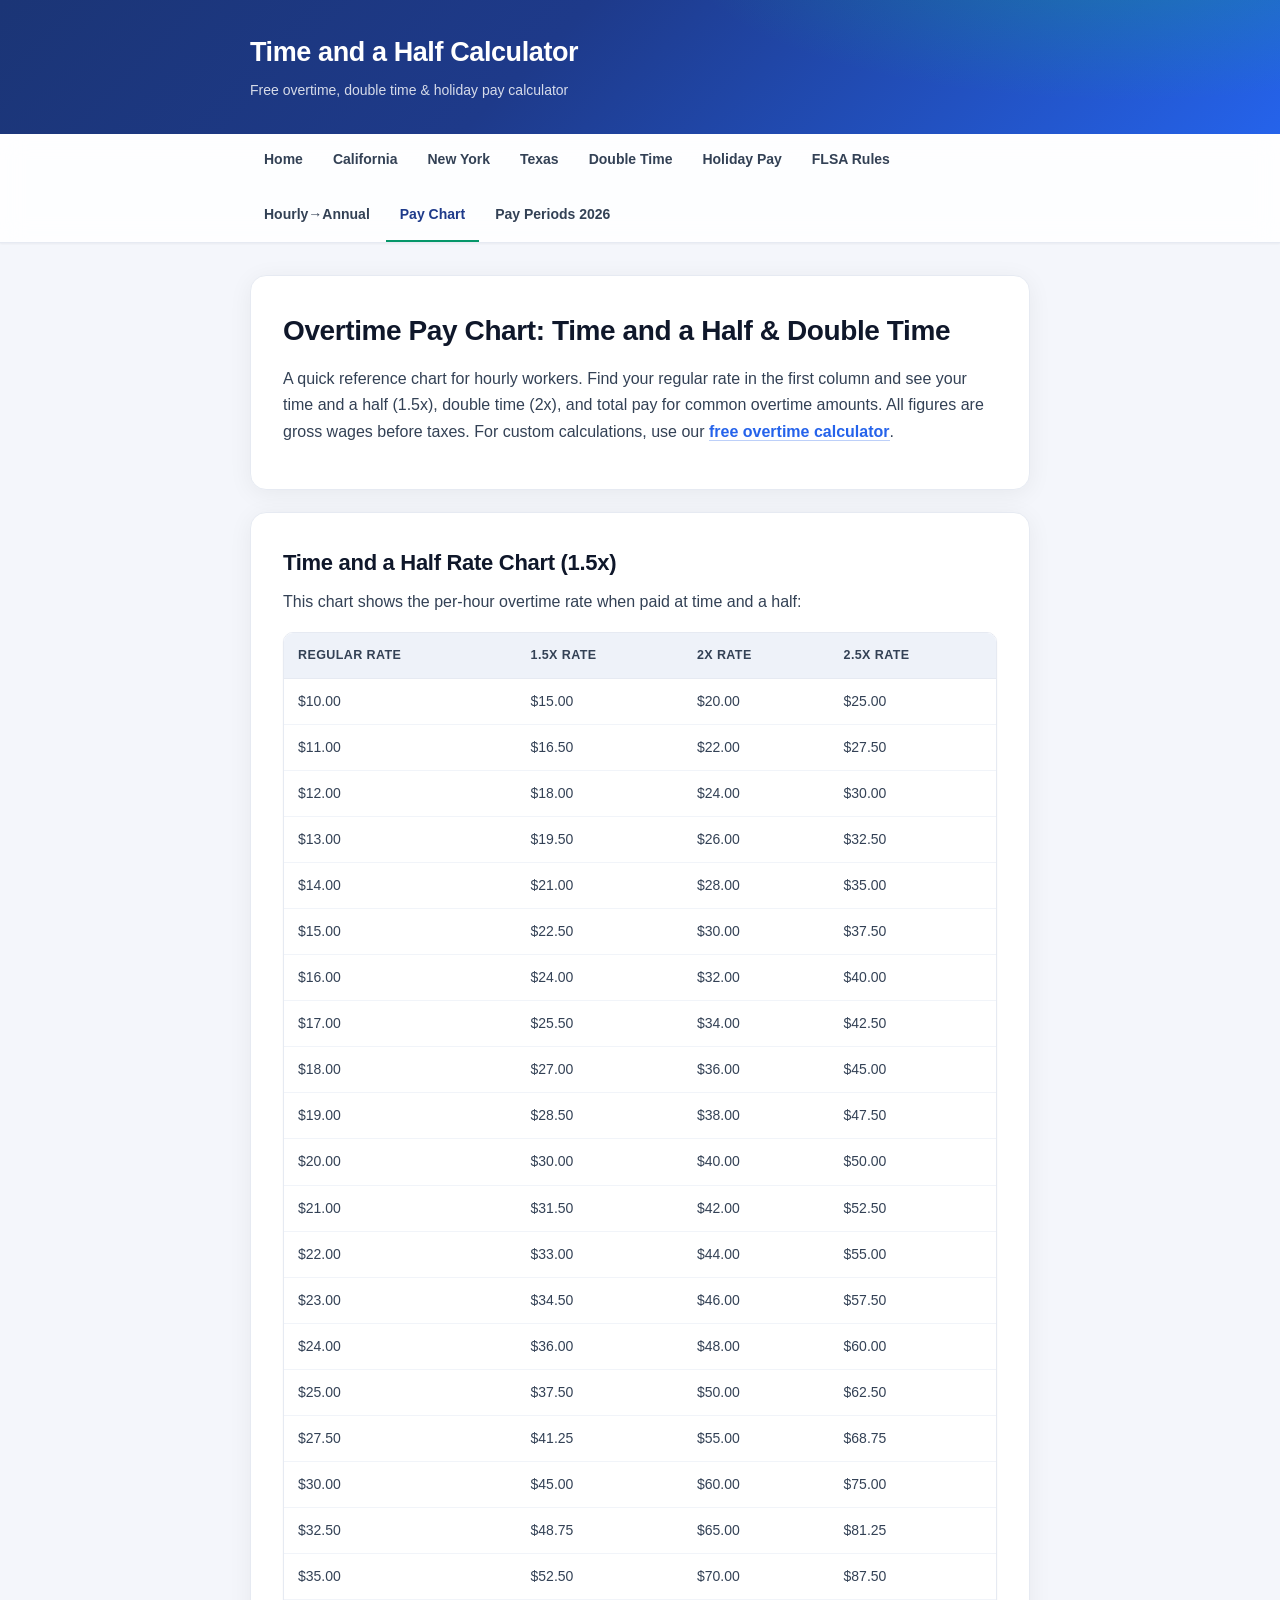
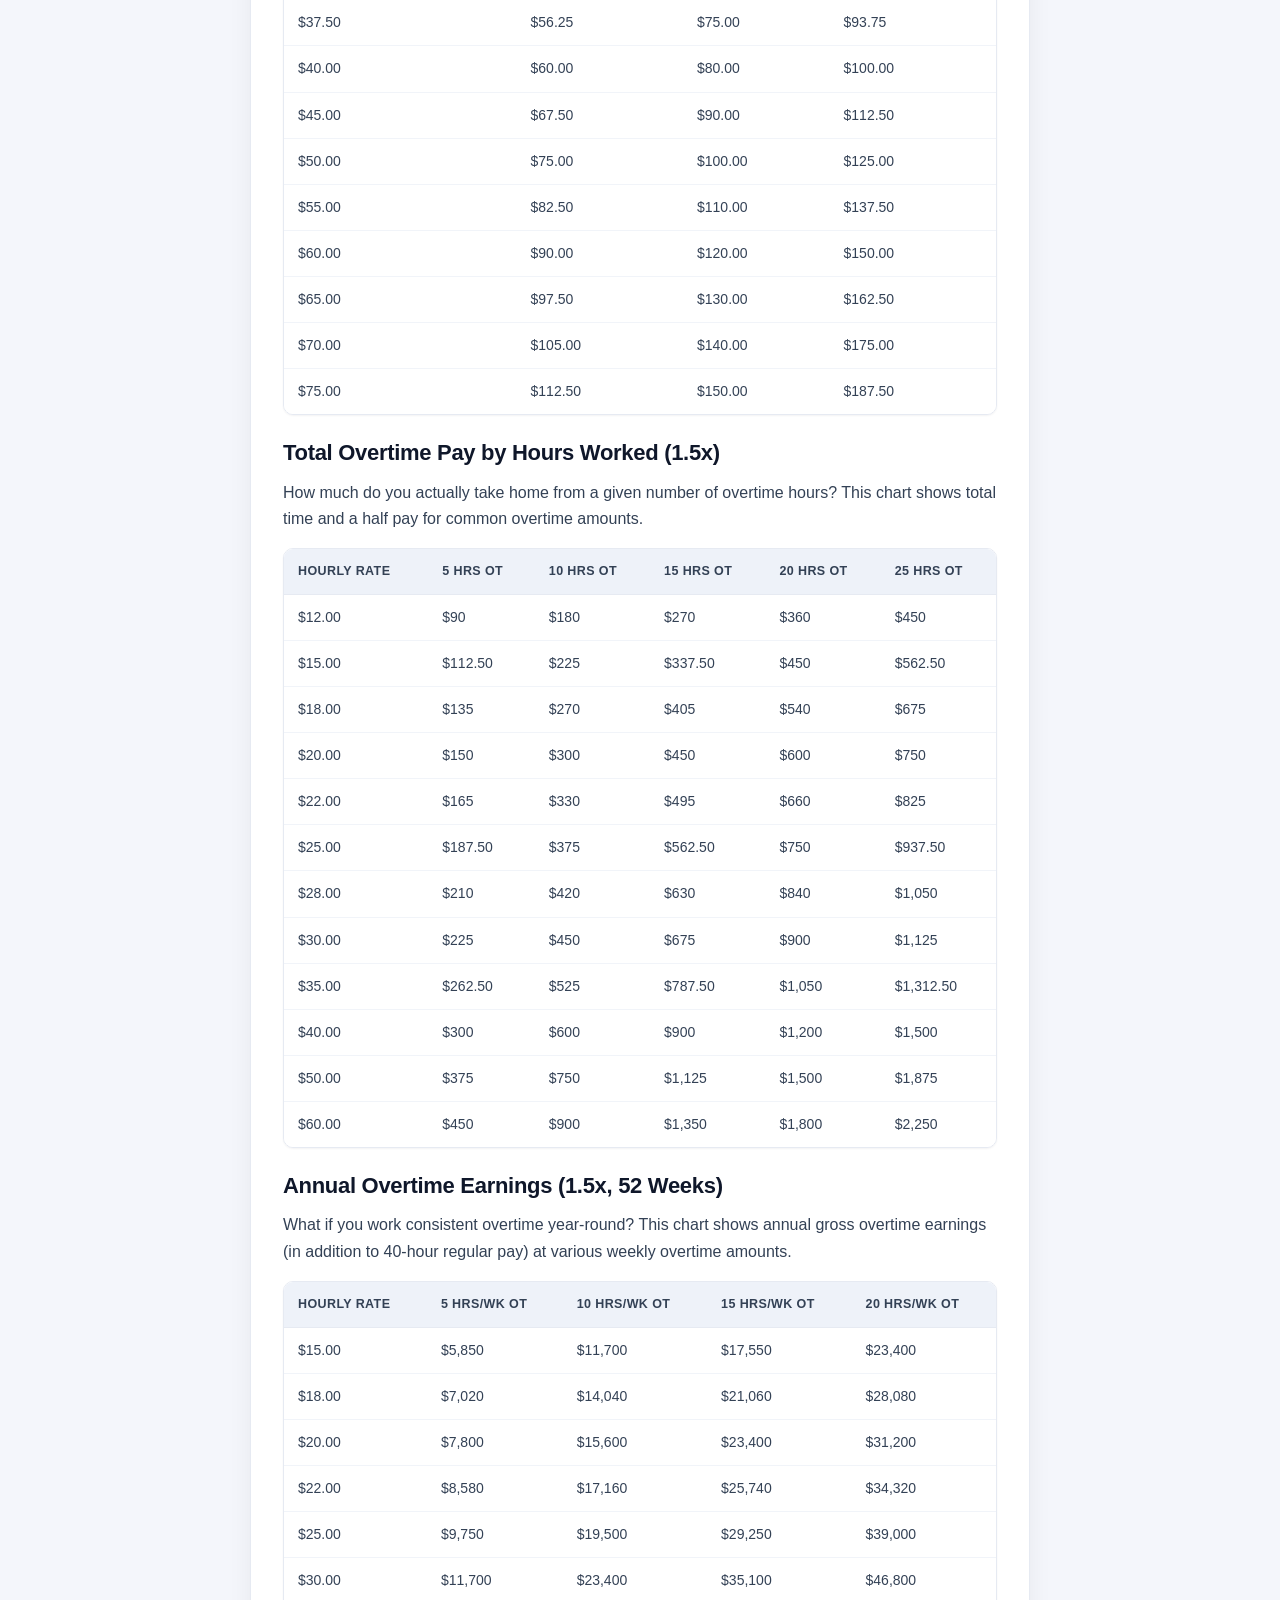
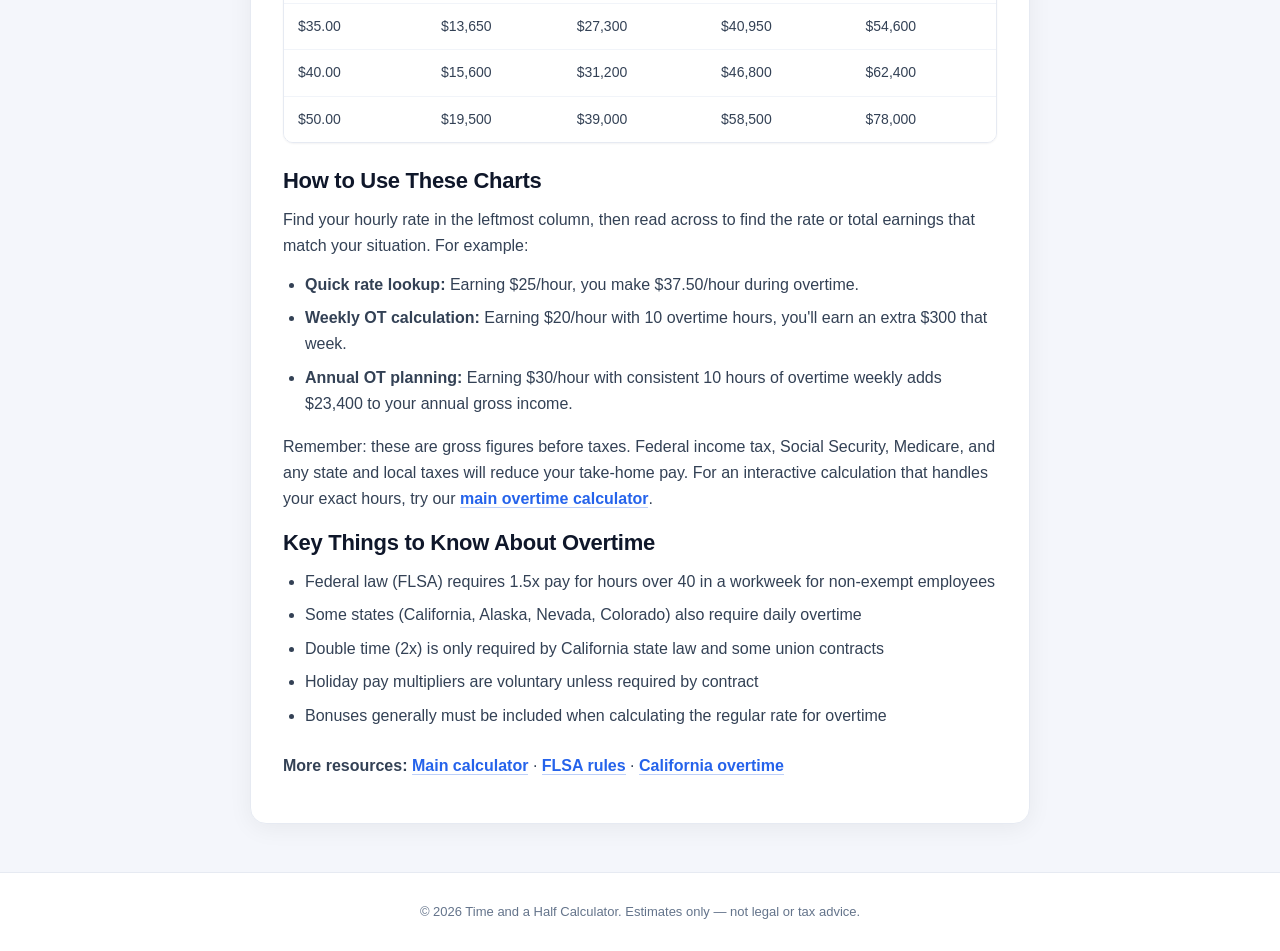
<file: overtime-pay-chart/index.html>
<!DOCTYPE html>
<html lang="en">
<head>
<meta charset="UTF-8">
<meta name="viewport" content="width=device-width, initial-scale=1.0">
<title>Overtime Pay Chart | Time and a Half Chart for All Hourly Rates</title>
<meta name="description" content="Free overtime pay chart showing time and a half (1.5x) and double time (2x) rates for $10 to $75 per hour. Quick reference table for hourly workers.">
<meta name="keywords" content="overtime pay chart, time and a half chart, 1.5x pay chart, double time chart, hourly wage chart">
<meta name="robots" content="index, follow">
<meta name="theme-color" content="#1e3a8a">

<link rel="canonical" href="https://timeandahalfcalculator.one/overtime-pay-chart/">

<meta property="og:type" content="website">
<meta property="og:url" content="https://timeandahalfcalculator.one/overtime-pay-chart/">
<meta property="og:title" content="Overtime Pay Chart | Time and a Half Chart">
<meta property="og:description" content="Quick reference chart for overtime pay rates from $10 to $75 per hour.">
<meta property="og:image" content="https://timeandahalfcalculator.one/og-image.png">
<meta property="og:image:width" content="1200">
<meta property="og:image:height" content="630">
<meta property="og:site_name" content="Time and a Half Calculator">


<!-- Twitter -->
<meta name="twitter:card" content="summary">
<meta name="twitter:title" content="Overtime Pay Chart | Time and a Half Chart">
<meta name="twitter:description" content="Quick reference chart for overtime pay rates from $10 to $75 per hour.">
<meta name="twitter:image" content="https://timeandahalfcalculator.one/og-image.png">

<link rel="icon" type="image/x-icon" href="/favicon.ico">
<link rel="icon" type="image/png" sizes="32x32" href="/favicon-32.png">
<link rel="icon" type="image/png" sizes="16x16" href="/favicon-16.png">
<link rel="apple-touch-icon" sizes="180x180" href="/favicon-180.png">

<link rel="stylesheet" href="../style.css">

<script type="application/ld+json">
{
  "@context": "https://schema.org",
  "@type": "WebPage",
  "name": "Overtime Pay Chart",
  "url": "https://timeandahalfcalculator.one/overtime-pay-chart/",
  "description": "Comprehensive overtime pay chart for time and a half and double time rates."
}
</script>
</head>
<body>

<header class="site-header">
  <div class="container">
    <div class="logo"><a href="../">Time and a Half Calculator</a></div>
    <p class="tagline">Free overtime, double time &amp; holiday pay calculator</p>
  </div>
</header>

<nav class="site-nav">
  <div class="container">
    <ul>
      <li><a href="../">Home</a></li>
      <li><a href="../california-overtime-calculator/">California</a></li>
      <li><a href="../new-york-overtime-calculator/">New York</a></li>
      <li><a href="../texas-overtime-calculator/">Texas</a></li>
      <li><a href="../double-time-calculator/">Double Time</a></li>
      <li><a href="../holiday-pay-calculator/">Holiday Pay</a></li>
      <li><a href="../flsa-overtime-rules/">FLSA Rules</a></li>
      <li><a href="../hourly-to-annual-calculator/">Hourly→Annual</a></li>
      <li><a href="../overtime-pay-chart/" class="active">Pay Chart</a></li>
      <li><a href="../pay-periods-2026/">Pay Periods 2026</a></li>
    </ul>
  </div>
</nav>

<main class="container">

  <section class="info-section" style="margin-top:0">
    <h1 style="font-size:28px;margin-bottom:12px">Overtime Pay Chart: Time and a Half &amp; Double Time</h1>
    <p>
      A quick reference chart for hourly workers. Find your regular rate in the first column and see your time and a
      half (1.5x), double time (2x), and total pay for common overtime amounts. All figures are gross wages before
      taxes. For custom calculations, use our <a href="../">free overtime calculator</a>.
    </p>
  </section>

  <section class="info-section">
    <h2>Time and a Half Rate Chart (1.5x)</h2>
    <p>This chart shows the per-hour overtime rate when paid at time and a half:</p>
    <div class="table-wrap">
      <table class="pay-table">
        <thead>
          <tr><th>Regular Rate</th><th>1.5x Rate</th><th>2x Rate</th><th>2.5x Rate</th></tr>
        </thead>
        <tbody>
          <tr><td>$10.00</td><td>$15.00</td><td>$20.00</td><td>$25.00</td></tr>
          <tr><td>$11.00</td><td>$16.50</td><td>$22.00</td><td>$27.50</td></tr>
          <tr><td>$12.00</td><td>$18.00</td><td>$24.00</td><td>$30.00</td></tr>
          <tr><td>$13.00</td><td>$19.50</td><td>$26.00</td><td>$32.50</td></tr>
          <tr><td>$14.00</td><td>$21.00</td><td>$28.00</td><td>$35.00</td></tr>
          <tr><td>$15.00</td><td>$22.50</td><td>$30.00</td><td>$37.50</td></tr>
          <tr><td>$16.00</td><td>$24.00</td><td>$32.00</td><td>$40.00</td></tr>
          <tr><td>$17.00</td><td>$25.50</td><td>$34.00</td><td>$42.50</td></tr>
          <tr><td>$18.00</td><td>$27.00</td><td>$36.00</td><td>$45.00</td></tr>
          <tr><td>$19.00</td><td>$28.50</td><td>$38.00</td><td>$47.50</td></tr>
          <tr><td>$20.00</td><td>$30.00</td><td>$40.00</td><td>$50.00</td></tr>
          <tr><td>$21.00</td><td>$31.50</td><td>$42.00</td><td>$52.50</td></tr>
          <tr><td>$22.00</td><td>$33.00</td><td>$44.00</td><td>$55.00</td></tr>
          <tr><td>$23.00</td><td>$34.50</td><td>$46.00</td><td>$57.50</td></tr>
          <tr><td>$24.00</td><td>$36.00</td><td>$48.00</td><td>$60.00</td></tr>
          <tr><td>$25.00</td><td>$37.50</td><td>$50.00</td><td>$62.50</td></tr>
          <tr><td>$27.50</td><td>$41.25</td><td>$55.00</td><td>$68.75</td></tr>
          <tr><td>$30.00</td><td>$45.00</td><td>$60.00</td><td>$75.00</td></tr>
          <tr><td>$32.50</td><td>$48.75</td><td>$65.00</td><td>$81.25</td></tr>
          <tr><td>$35.00</td><td>$52.50</td><td>$70.00</td><td>$87.50</td></tr>
          <tr><td>$37.50</td><td>$56.25</td><td>$75.00</td><td>$93.75</td></tr>
          <tr><td>$40.00</td><td>$60.00</td><td>$80.00</td><td>$100.00</td></tr>
          <tr><td>$45.00</td><td>$67.50</td><td>$90.00</td><td>$112.50</td></tr>
          <tr><td>$50.00</td><td>$75.00</td><td>$100.00</td><td>$125.00</td></tr>
          <tr><td>$55.00</td><td>$82.50</td><td>$110.00</td><td>$137.50</td></tr>
          <tr><td>$60.00</td><td>$90.00</td><td>$120.00</td><td>$150.00</td></tr>
          <tr><td>$65.00</td><td>$97.50</td><td>$130.00</td><td>$162.50</td></tr>
          <tr><td>$70.00</td><td>$105.00</td><td>$140.00</td><td>$175.00</td></tr>
          <tr><td>$75.00</td><td>$112.50</td><td>$150.00</td><td>$187.50</td></tr>
        </tbody>
      </table>
    </div>

    <h2>Total Overtime Pay by Hours Worked (1.5x)</h2>
    <p>
      How much do you actually take home from a given number of overtime hours? This chart shows total time and a half
      pay for common overtime amounts.
    </p>
    <div class="table-wrap">
      <table class="pay-table">
        <thead>
          <tr>
            <th>Hourly Rate</th>
            <th>5 hrs OT</th>
            <th>10 hrs OT</th>
            <th>15 hrs OT</th>
            <th>20 hrs OT</th>
            <th>25 hrs OT</th>
          </tr>
        </thead>
        <tbody>
          <tr><td>$12.00</td><td>$90</td><td>$180</td><td>$270</td><td>$360</td><td>$450</td></tr>
          <tr><td>$15.00</td><td>$112.50</td><td>$225</td><td>$337.50</td><td>$450</td><td>$562.50</td></tr>
          <tr><td>$18.00</td><td>$135</td><td>$270</td><td>$405</td><td>$540</td><td>$675</td></tr>
          <tr><td>$20.00</td><td>$150</td><td>$300</td><td>$450</td><td>$600</td><td>$750</td></tr>
          <tr><td>$22.00</td><td>$165</td><td>$330</td><td>$495</td><td>$660</td><td>$825</td></tr>
          <tr><td>$25.00</td><td>$187.50</td><td>$375</td><td>$562.50</td><td>$750</td><td>$937.50</td></tr>
          <tr><td>$28.00</td><td>$210</td><td>$420</td><td>$630</td><td>$840</td><td>$1,050</td></tr>
          <tr><td>$30.00</td><td>$225</td><td>$450</td><td>$675</td><td>$900</td><td>$1,125</td></tr>
          <tr><td>$35.00</td><td>$262.50</td><td>$525</td><td>$787.50</td><td>$1,050</td><td>$1,312.50</td></tr>
          <tr><td>$40.00</td><td>$300</td><td>$600</td><td>$900</td><td>$1,200</td><td>$1,500</td></tr>
          <tr><td>$50.00</td><td>$375</td><td>$750</td><td>$1,125</td><td>$1,500</td><td>$1,875</td></tr>
          <tr><td>$60.00</td><td>$450</td><td>$900</td><td>$1,350</td><td>$1,800</td><td>$2,250</td></tr>
        </tbody>
      </table>
    </div>

    <h2>Annual Overtime Earnings (1.5x, 52 Weeks)</h2>
    <p>
      What if you work consistent overtime year-round? This chart shows annual gross overtime earnings (in addition to
      40-hour regular pay) at various weekly overtime amounts.
    </p>
    <div class="table-wrap">
      <table class="pay-table">
        <thead>
          <tr>
            <th>Hourly Rate</th>
            <th>5 hrs/wk OT</th>
            <th>10 hrs/wk OT</th>
            <th>15 hrs/wk OT</th>
            <th>20 hrs/wk OT</th>
          </tr>
        </thead>
        <tbody>
          <tr><td>$15.00</td><td>$5,850</td><td>$11,700</td><td>$17,550</td><td>$23,400</td></tr>
          <tr><td>$18.00</td><td>$7,020</td><td>$14,040</td><td>$21,060</td><td>$28,080</td></tr>
          <tr><td>$20.00</td><td>$7,800</td><td>$15,600</td><td>$23,400</td><td>$31,200</td></tr>
          <tr><td>$22.00</td><td>$8,580</td><td>$17,160</td><td>$25,740</td><td>$34,320</td></tr>
          <tr><td>$25.00</td><td>$9,750</td><td>$19,500</td><td>$29,250</td><td>$39,000</td></tr>
          <tr><td>$30.00</td><td>$11,700</td><td>$23,400</td><td>$35,100</td><td>$46,800</td></tr>
          <tr><td>$35.00</td><td>$13,650</td><td>$27,300</td><td>$40,950</td><td>$54,600</td></tr>
          <tr><td>$40.00</td><td>$15,600</td><td>$31,200</td><td>$46,800</td><td>$62,400</td></tr>
          <tr><td>$50.00</td><td>$19,500</td><td>$39,000</td><td>$58,500</td><td>$78,000</td></tr>
        </tbody>
      </table>
    </div>

    <h2>How to Use These Charts</h2>
    <p>
      Find your hourly rate in the leftmost column, then read across to find the rate or total earnings that match
      your situation. For example:
    </p>
    <ul>
      <li><strong>Quick rate lookup:</strong> Earning $25/hour, you make $37.50/hour during overtime.</li>
      <li><strong>Weekly OT calculation:</strong> Earning $20/hour with 10 overtime hours, you'll earn an extra $300 that week.</li>
      <li><strong>Annual OT planning:</strong> Earning $30/hour with consistent 10 hours of overtime weekly adds $23,400 to your annual gross income.</li>
    </ul>
    <p>
      Remember: these are gross figures before taxes. Federal income tax, Social Security, Medicare, and any state
      and local taxes will reduce your take-home pay. For an interactive calculation that handles your exact hours,
      try our <a href="../">main overtime calculator</a>.
    </p>

    <h2>Key Things to Know About Overtime</h2>
    <ul>
      <li>Federal law (FLSA) requires 1.5x pay for hours over 40 in a workweek for non-exempt employees</li>
      <li>Some states (California, Alaska, Nevada, Colorado) also require daily overtime</li>
      <li>Double time (2x) is only required by California state law and some union contracts</li>
      <li>Holiday pay multipliers are voluntary unless required by contract</li>
      <li>Bonuses generally must be included when calculating the regular rate for overtime</li>
    </ul>

    <p style="margin-top:24px">
      <strong>More resources:</strong>
      <a href="../">Main calculator</a> ·
      <a href="../flsa-overtime-rules/">FLSA rules</a> ·
      <a href="../california-overtime-calculator/">California overtime</a>
    </p>
  </section>

</main>

<footer class="site-footer">
  <div class="container">
    <p>&copy; 2026 Time and a Half Calculator. Estimates only — not legal or tax advice.</p>
  </div>
</footer>

</body>
</html>
</file>
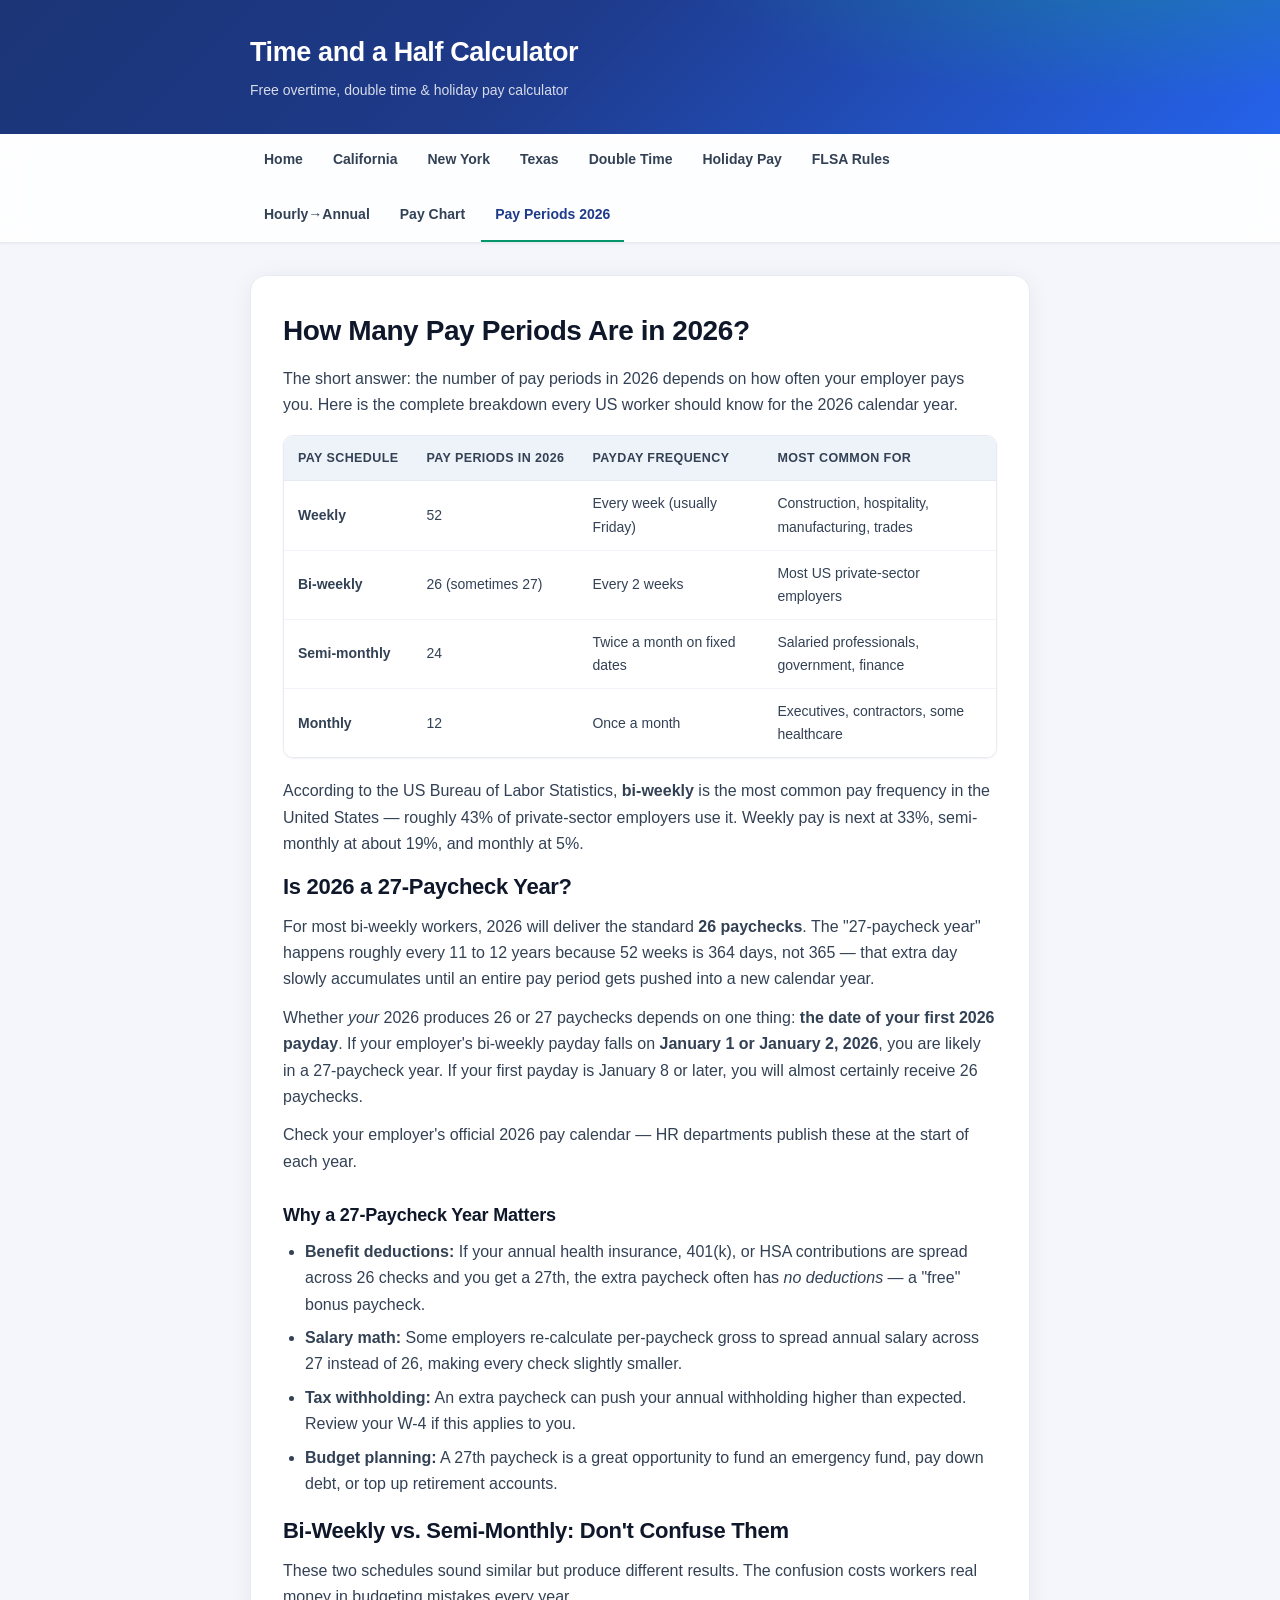
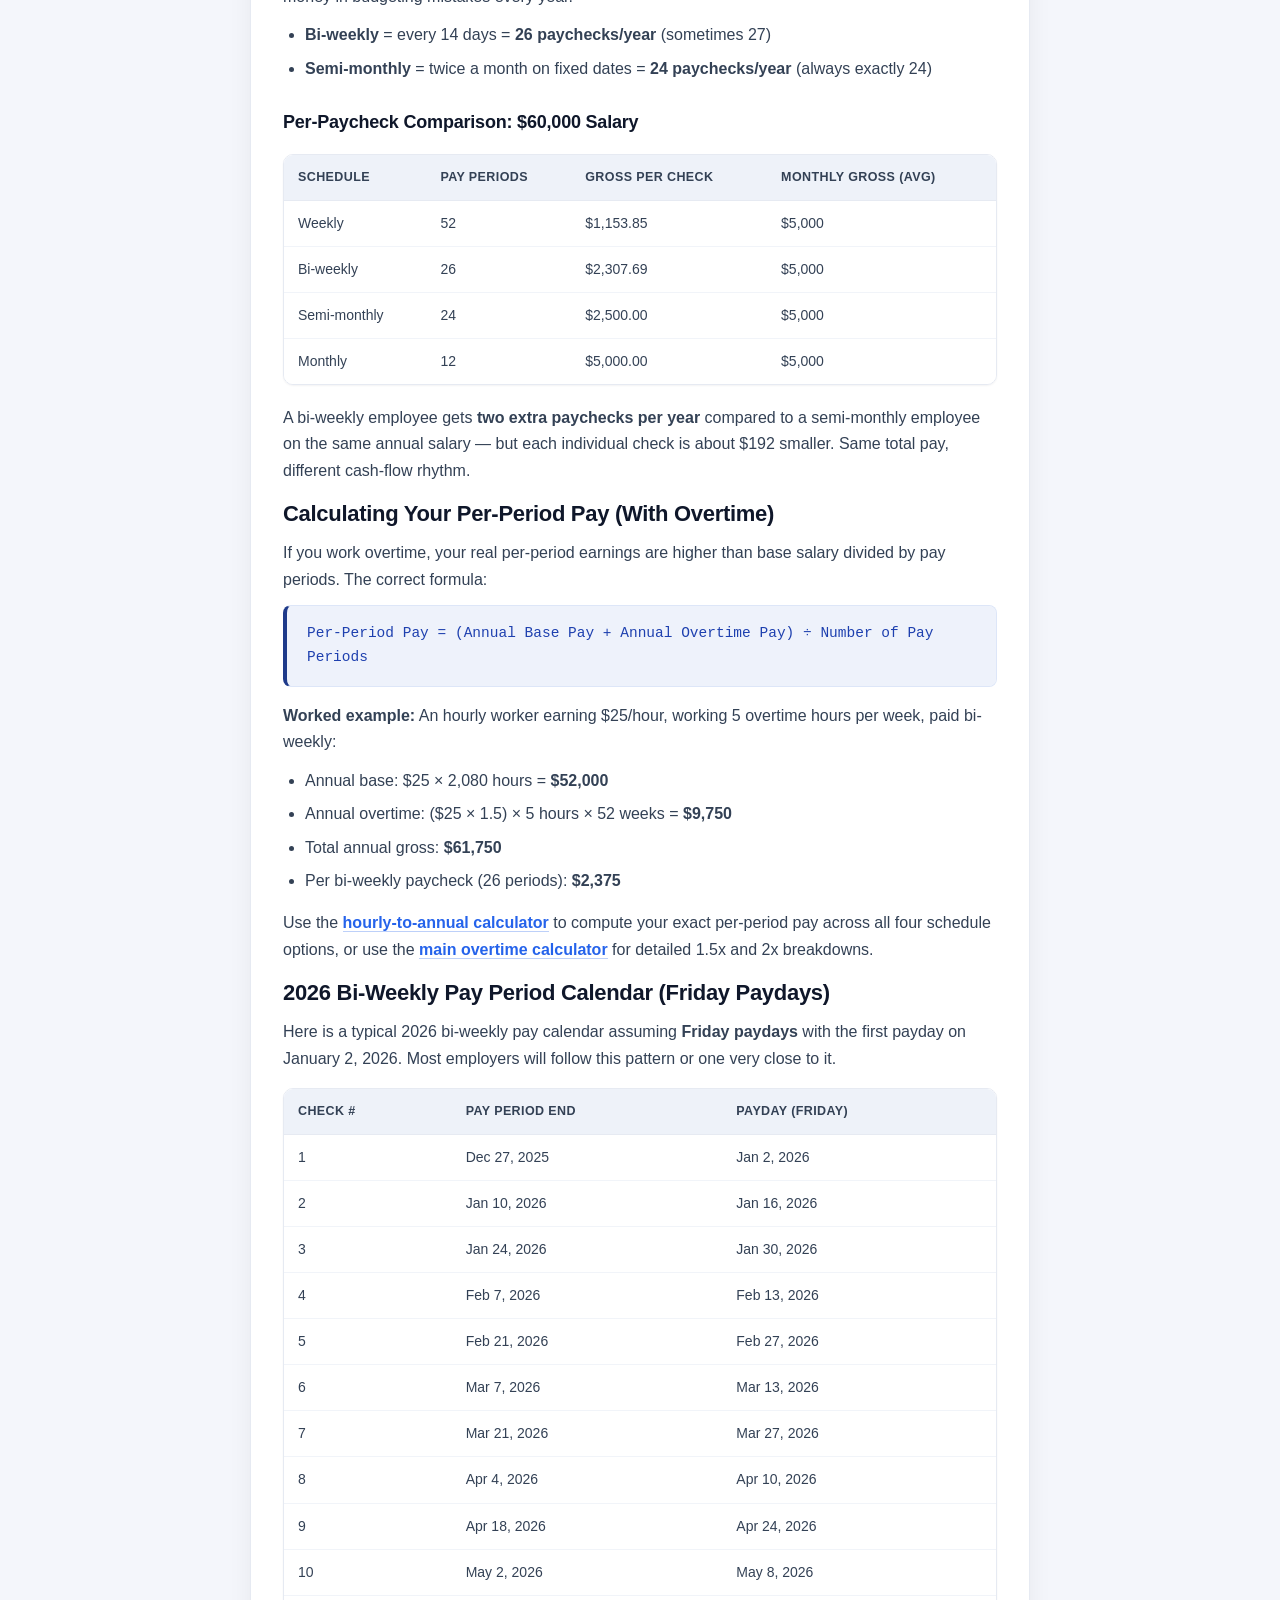
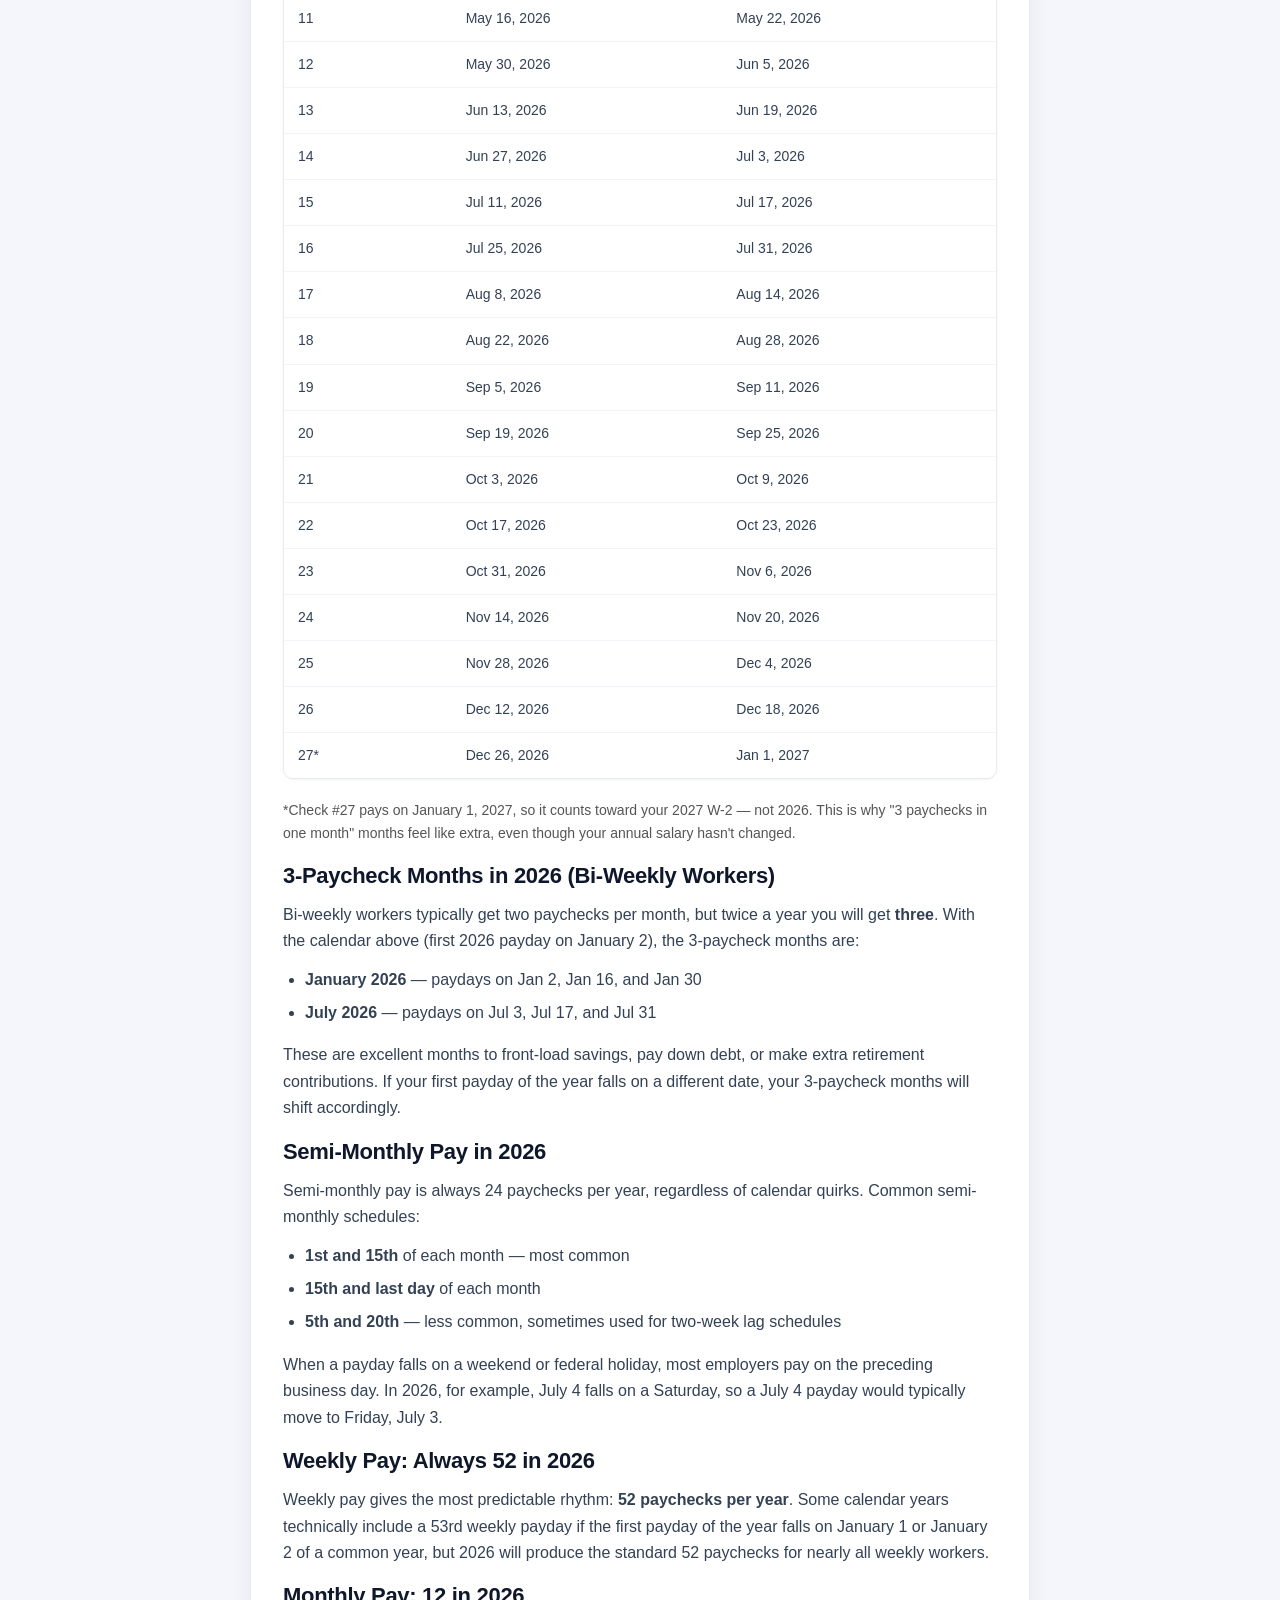
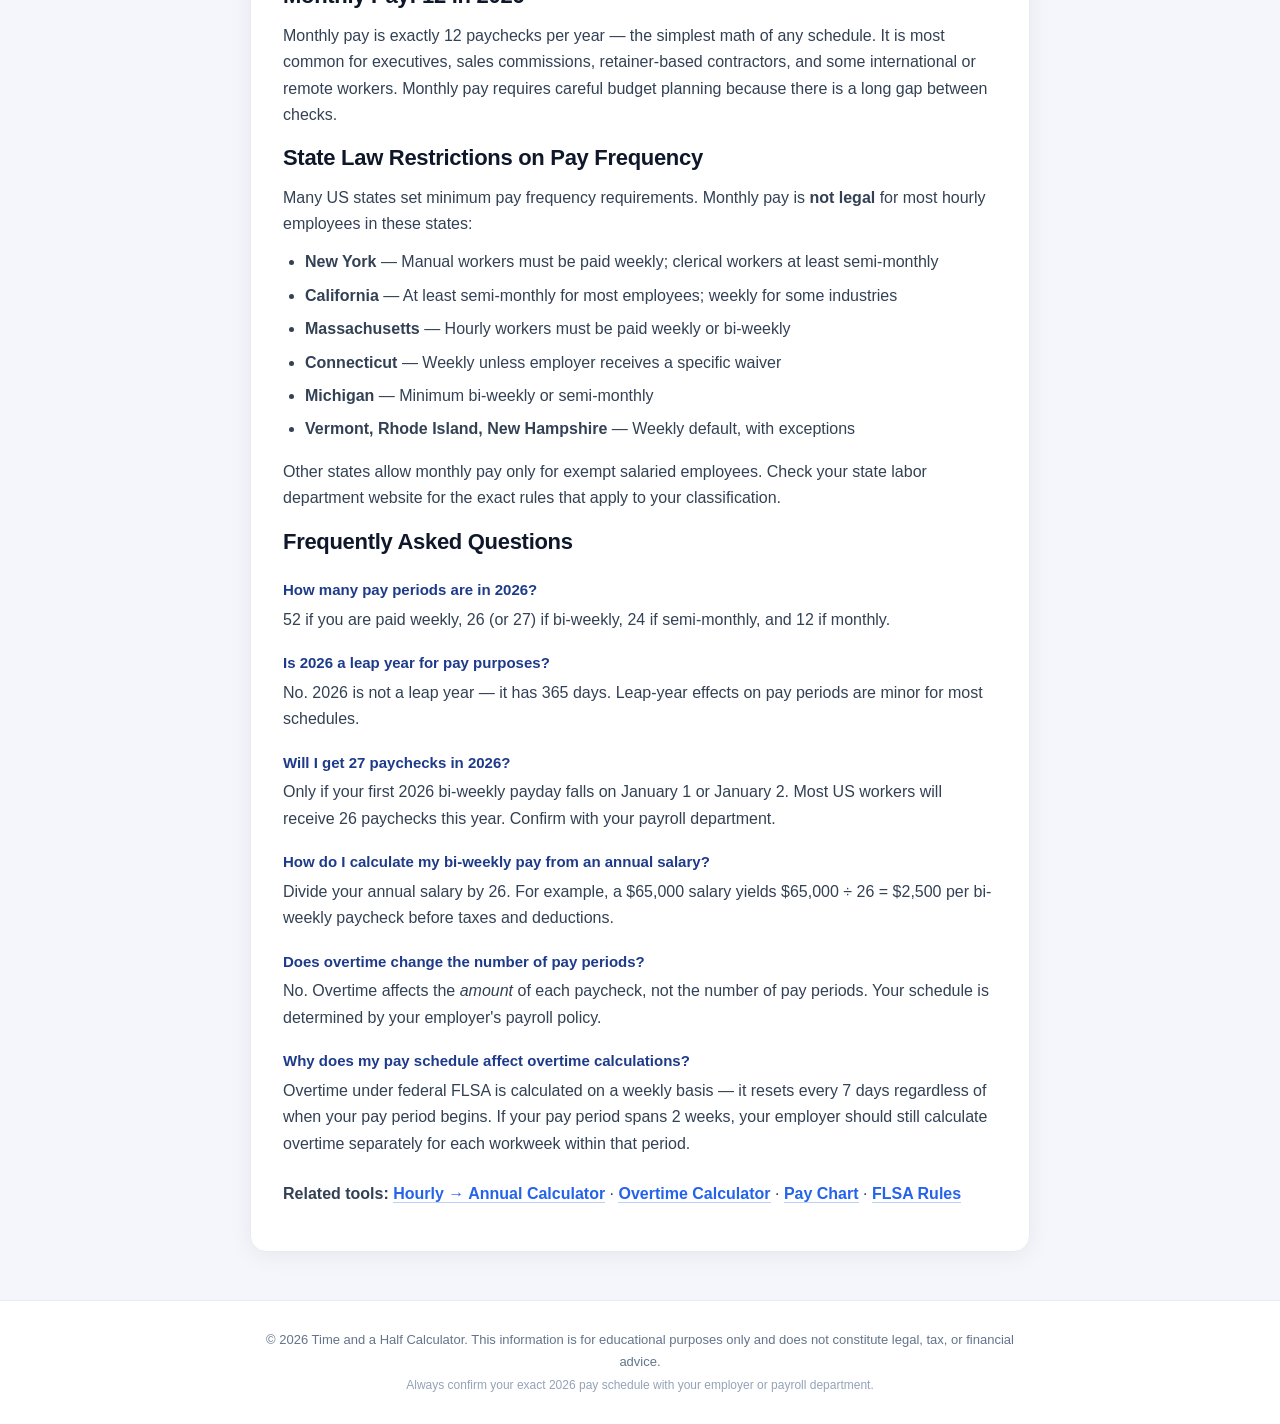
<file: pay-periods-2026/index.html>
<!DOCTYPE html>
<html lang="en">
<head>
<meta charset="UTF-8">
<meta name="viewport" content="width=device-width, initial-scale=1.0">
<title>How Many Pay Periods Are in 2026? Complete Schedule &amp; Calendar</title>
<meta name="description" content="How many pay periods are in 2026? Weekly = 52, bi-weekly = 26, semi-monthly = 24, monthly = 12. Full 2026 pay period calendar, 27-paycheck year explained, and per-period calculations.">
<meta name="keywords" content="pay periods 2026, how many pay periods in 2026, 2026 pay period calendar, biweekly pay periods 2026, 27 paycheck year 2026, semi-monthly 2026">
<meta name="robots" content="index, follow">
<meta name="theme-color" content="#1e3a8a">

<link rel="canonical" href="https://timeandahalfcalculator.one/pay-periods-2026/">

<meta property="og:type" content="article">
<meta property="og:url" content="https://timeandahalfcalculator.one/pay-periods-2026/">
<meta property="og:title" content="How Many Pay Periods Are in 2026? Full Schedule &amp; Calendar">
<meta property="og:description" content="Weekly 52, bi-weekly 26, semi-monthly 24, monthly 12. Check whether 2026 is a 27-paycheck year for you.">
<meta property="og:image" content="https://timeandahalfcalculator.one/og-image.png">
<meta property="og:image:width" content="1200">
<meta property="og:image:height" content="630">
<meta property="og:site_name" content="Time and a Half Calculator">

<meta name="twitter:card" content="summary_large_image">
<meta name="twitter:title" content="How Many Pay Periods Are in 2026?">
<meta name="twitter:description" content="Weekly 52, bi-weekly 26, semi-monthly 24, monthly 12. Full 2026 pay calendar.">
<meta name="twitter:image" content="https://timeandahalfcalculator.one/og-image.png">

<link rel="icon" type="image/x-icon" href="/favicon.ico">
<link rel="icon" type="image/png" sizes="32x32" href="/favicon-32.png">
<link rel="icon" type="image/png" sizes="16x16" href="/favicon-16.png">
<link rel="apple-touch-icon" sizes="180x180" href="/favicon-180.png">

<link rel="stylesheet" href="../style.css">

<script type="application/ld+json">
{
  "@context": "https://schema.org",
  "@type": "Article",
  "headline": "How Many Pay Periods Are in 2026? Complete Schedule &amp; Calendar",
  "url": "https://timeandahalfcalculator.one/pay-periods-2026/",
  "datePublished": "2026-04-19",
  "dateModified": "2026-04-19",
  "author": {"@type": "Organization", "name": "Time and a Half Calculator"}
}
</script>

<script type="application/ld+json">
{
  "@context": "https://schema.org",
  "@type": "FAQPage",
  "mainEntity": [
    {
      "@type": "Question",
      "name": "How many pay periods are in 2026?",
      "acceptedAnswer": {
        "@type": "Answer",
        "text": "It depends on your pay schedule. Weekly pay gives 52 pay periods, bi-weekly gives 26 (sometimes 27), semi-monthly gives 24, and monthly gives 12 pay periods in 2026."
      }
    },
    {
      "@type": "Question",
      "name": "Is 2026 a 27-paycheck year?",
      "acceptedAnswer": {
        "@type": "Answer",
        "text": "For most bi-weekly workers, 2026 will deliver 26 paychecks. Whether you receive 27 depends on the exact date of your first 2026 payday. If your first payday falls on January 1 or January 2, 2026, you will likely receive 27 paychecks this year."
      }
    },
    {
      "@type": "Question",
      "name": "What is the difference between bi-weekly and semi-monthly pay?",
      "acceptedAnswer": {
        "@type": "Answer",
        "text": "Bi-weekly pay is every 14 days, producing 26 paychecks per year. Semi-monthly pay is twice a month on fixed dates (like the 1st and 15th), producing 24 paychecks per year."
      }
    },
    {
      "@type": "Question",
      "name": "How do I calculate pay per period in 2026?",
      "acceptedAnswer": {
        "@type": "Answer",
        "text": "Divide your annual salary by the number of pay periods: for bi-weekly, divide by 26; for semi-monthly, divide by 24; for weekly, divide by 52; for monthly, divide by 12. Add overtime before dividing for a more accurate figure."
      }
    }
  ]
}
</script>
</head>
<body>

<header class="site-header">
  <div class="container">
    <div class="logo"><a href="../">Time and a Half Calculator</a></div>
    <p class="tagline">Free overtime, double time &amp; holiday pay calculator</p>
  </div>
</header>

<nav class="site-nav">
  <div class="container">
    <ul>
      <li><a href="../">Home</a></li>
      <li><a href="../california-overtime-calculator/">California</a></li>
      <li><a href="../new-york-overtime-calculator/">New York</a></li>
      <li><a href="../texas-overtime-calculator/">Texas</a></li>
      <li><a href="../double-time-calculator/">Double Time</a></li>
      <li><a href="../holiday-pay-calculator/">Holiday Pay</a></li>
      <li><a href="../flsa-overtime-rules/">FLSA Rules</a></li>
      <li><a href="../hourly-to-annual-calculator/">Hourly→Annual</a></li>
      <li><a href="../overtime-pay-chart/">Pay Chart</a></li>
      <li><a href="./" class="active">Pay Periods 2026</a></li>
    </ul>
  </div>
</nav>

<main class="container">

  <section class="info-section" style="margin-top:0">
    <h1 style="font-size:28px;margin-bottom:12px">How Many Pay Periods Are in 2026?</h1>
    <p>
      The short answer: the number of pay periods in 2026 depends on how often your employer pays you.
      Here is the complete breakdown every US worker should know for the 2026 calendar year.
    </p>

    <div class="table-wrap">
      <table class="pay-table">
        <thead>
          <tr>
            <th>Pay Schedule</th>
            <th>Pay Periods in 2026</th>
            <th>Payday Frequency</th>
            <th>Most Common For</th>
          </tr>
        </thead>
        <tbody>
          <tr><td><strong>Weekly</strong></td><td>52</td><td>Every week (usually Friday)</td><td>Construction, hospitality, manufacturing, trades</td></tr>
          <tr><td><strong>Bi-weekly</strong></td><td>26 (sometimes 27)</td><td>Every 2 weeks</td><td>Most US private-sector employers</td></tr>
          <tr><td><strong>Semi-monthly</strong></td><td>24</td><td>Twice a month on fixed dates</td><td>Salaried professionals, government, finance</td></tr>
          <tr><td><strong>Monthly</strong></td><td>12</td><td>Once a month</td><td>Executives, contractors, some healthcare</td></tr>
        </tbody>
      </table>
    </div>

    <p>
      According to the US Bureau of Labor Statistics, <strong>bi-weekly</strong> is the most common pay frequency in
      the United States — roughly 43% of private-sector employers use it. Weekly pay is next at 33%, semi-monthly at
      about 19%, and monthly at 5%.
    </p>

    <h2>Is 2026 a 27-Paycheck Year?</h2>
    <p>
      For most bi-weekly workers, 2026 will deliver the standard <strong>26 paychecks</strong>. The "27-paycheck year"
      happens roughly every 11 to 12 years because 52 weeks is 364 days, not 365 — that extra day slowly accumulates
      until an entire pay period gets pushed into a new calendar year.
    </p>
    <p>
      Whether <em>your</em> 2026 produces 26 or 27 paychecks depends on one thing: <strong>the date of your first
      2026 payday</strong>. If your employer's bi-weekly payday falls on <strong>January 1 or January 2, 2026</strong>,
      you are likely in a 27-paycheck year. If your first payday is January 8 or later, you will almost certainly
      receive 26 paychecks.
    </p>
    <p>
      Check your employer's official 2026 pay calendar — HR departments publish these at the start of each year.
    </p>

    <h3>Why a 27-Paycheck Year Matters</h3>
    <ul>
      <li><strong>Benefit deductions:</strong> If your annual health insurance, 401(k), or HSA contributions are spread across 26 checks and you get a 27th, the extra paycheck often has <em>no deductions</em> — a "free" bonus paycheck.</li>
      <li><strong>Salary math:</strong> Some employers re-calculate per-paycheck gross to spread annual salary across 27 instead of 26, making every check slightly smaller.</li>
      <li><strong>Tax withholding:</strong> An extra paycheck can push your annual withholding higher than expected. Review your W-4 if this applies to you.</li>
      <li><strong>Budget planning:</strong> A 27th paycheck is a great opportunity to fund an emergency fund, pay down debt, or top up retirement accounts.</li>
    </ul>

    <h2>Bi-Weekly vs. Semi-Monthly: Don't Confuse Them</h2>
    <p>
      These two schedules sound similar but produce different results. The confusion costs workers real money in
      budgeting mistakes every year.
    </p>
    <ul>
      <li><strong>Bi-weekly</strong> = every 14 days = <strong>26 paychecks/year</strong> (sometimes 27)</li>
      <li><strong>Semi-monthly</strong> = twice a month on fixed dates = <strong>24 paychecks/year</strong> (always exactly 24)</li>
    </ul>

    <h3>Per-Paycheck Comparison: $60,000 Salary</h3>
    <div class="table-wrap">
      <table class="pay-table">
        <thead>
          <tr>
            <th>Schedule</th>
            <th>Pay Periods</th>
            <th>Gross Per Check</th>
            <th>Monthly Gross (avg)</th>
          </tr>
        </thead>
        <tbody>
          <tr><td>Weekly</td><td>52</td><td>$1,153.85</td><td>$5,000</td></tr>
          <tr><td>Bi-weekly</td><td>26</td><td>$2,307.69</td><td>$5,000</td></tr>
          <tr><td>Semi-monthly</td><td>24</td><td>$2,500.00</td><td>$5,000</td></tr>
          <tr><td>Monthly</td><td>12</td><td>$5,000.00</td><td>$5,000</td></tr>
        </tbody>
      </table>
    </div>
    <p>
      A bi-weekly employee gets <strong>two extra paychecks per year</strong> compared to a semi-monthly employee
      on the same annual salary — but each individual check is about $192 smaller. Same total pay, different cash-flow
      rhythm.
    </p>

    <h2>Calculating Your Per-Period Pay (With Overtime)</h2>
    <p>
      If you work overtime, your real per-period earnings are higher than base salary divided by pay periods. The
      correct formula:
    </p>
    <div class="formula-box">
      Per-Period Pay = (Annual Base Pay + Annual Overtime Pay) ÷ Number of Pay Periods
    </div>
    <p>
      <strong>Worked example:</strong> An hourly worker earning $25/hour, working 5 overtime hours per week, paid
      bi-weekly:
    </p>
    <ul>
      <li>Annual base: $25 × 2,080 hours = <strong>$52,000</strong></li>
      <li>Annual overtime: ($25 × 1.5) × 5 hours × 52 weeks = <strong>$9,750</strong></li>
      <li>Total annual gross: <strong>$61,750</strong></li>
      <li>Per bi-weekly paycheck (26 periods): <strong>$2,375</strong></li>
    </ul>
    <p>
      Use the <a href="../hourly-to-annual-calculator/">hourly-to-annual calculator</a> to compute your exact
      per-period pay across all four schedule options, or use the <a href="../">main overtime calculator</a> for
      detailed 1.5x and 2x breakdowns.
    </p>

    <h2>2026 Bi-Weekly Pay Period Calendar (Friday Paydays)</h2>
    <p>
      Here is a typical 2026 bi-weekly pay calendar assuming <strong>Friday paydays</strong> with the first payday
      on January 2, 2026. Most employers will follow this pattern or one very close to it.
    </p>
    <div class="table-wrap">
      <table class="pay-table">
        <thead>
          <tr>
            <th>Check #</th>
            <th>Pay Period End</th>
            <th>Payday (Friday)</th>
          </tr>
        </thead>
        <tbody>
          <tr><td>1</td><td>Dec 27, 2025</td><td>Jan 2, 2026</td></tr>
          <tr><td>2</td><td>Jan 10, 2026</td><td>Jan 16, 2026</td></tr>
          <tr><td>3</td><td>Jan 24, 2026</td><td>Jan 30, 2026</td></tr>
          <tr><td>4</td><td>Feb 7, 2026</td><td>Feb 13, 2026</td></tr>
          <tr><td>5</td><td>Feb 21, 2026</td><td>Feb 27, 2026</td></tr>
          <tr><td>6</td><td>Mar 7, 2026</td><td>Mar 13, 2026</td></tr>
          <tr><td>7</td><td>Mar 21, 2026</td><td>Mar 27, 2026</td></tr>
          <tr><td>8</td><td>Apr 4, 2026</td><td>Apr 10, 2026</td></tr>
          <tr><td>9</td><td>Apr 18, 2026</td><td>Apr 24, 2026</td></tr>
          <tr><td>10</td><td>May 2, 2026</td><td>May 8, 2026</td></tr>
          <tr><td>11</td><td>May 16, 2026</td><td>May 22, 2026</td></tr>
          <tr><td>12</td><td>May 30, 2026</td><td>Jun 5, 2026</td></tr>
          <tr><td>13</td><td>Jun 13, 2026</td><td>Jun 19, 2026</td></tr>
          <tr><td>14</td><td>Jun 27, 2026</td><td>Jul 3, 2026</td></tr>
          <tr><td>15</td><td>Jul 11, 2026</td><td>Jul 17, 2026</td></tr>
          <tr><td>16</td><td>Jul 25, 2026</td><td>Jul 31, 2026</td></tr>
          <tr><td>17</td><td>Aug 8, 2026</td><td>Aug 14, 2026</td></tr>
          <tr><td>18</td><td>Aug 22, 2026</td><td>Aug 28, 2026</td></tr>
          <tr><td>19</td><td>Sep 5, 2026</td><td>Sep 11, 2026</td></tr>
          <tr><td>20</td><td>Sep 19, 2026</td><td>Sep 25, 2026</td></tr>
          <tr><td>21</td><td>Oct 3, 2026</td><td>Oct 9, 2026</td></tr>
          <tr><td>22</td><td>Oct 17, 2026</td><td>Oct 23, 2026</td></tr>
          <tr><td>23</td><td>Oct 31, 2026</td><td>Nov 6, 2026</td></tr>
          <tr><td>24</td><td>Nov 14, 2026</td><td>Nov 20, 2026</td></tr>
          <tr><td>25</td><td>Nov 28, 2026</td><td>Dec 4, 2026</td></tr>
          <tr><td>26</td><td>Dec 12, 2026</td><td>Dec 18, 2026</td></tr>
          <tr><td>27*</td><td>Dec 26, 2026</td><td>Jan 1, 2027</td></tr>
        </tbody>
      </table>
    </div>
    <p style="font-size:14px;color:#555">
      *Check #27 pays on January 1, 2027, so it counts toward your 2027 W-2 — not 2026. This is why "3 paychecks in
      one month" months feel like extra, even though your annual salary hasn't changed.
    </p>

    <h2>3-Paycheck Months in 2026 (Bi-Weekly Workers)</h2>
    <p>
      Bi-weekly workers typically get two paychecks per month, but twice a year you will get <strong>three</strong>.
      With the calendar above (first 2026 payday on January 2), the 3-paycheck months are:
    </p>
    <ul>
      <li><strong>January 2026</strong> — paydays on Jan 2, Jan 16, and Jan 30</li>
      <li><strong>July 2026</strong> — paydays on Jul 3, Jul 17, and Jul 31</li>
    </ul>
    <p>
      These are excellent months to front-load savings, pay down debt, or make extra retirement contributions. If your
      first payday of the year falls on a different date, your 3-paycheck months will shift accordingly.
    </p>

    <h2>Semi-Monthly Pay in 2026</h2>
    <p>
      Semi-monthly pay is always 24 paychecks per year, regardless of calendar quirks. Common semi-monthly schedules:
    </p>
    <ul>
      <li><strong>1st and 15th</strong> of each month — most common</li>
      <li><strong>15th and last day</strong> of each month</li>
      <li><strong>5th and 20th</strong> — less common, sometimes used for two-week lag schedules</li>
    </ul>
    <p>
      When a payday falls on a weekend or federal holiday, most employers pay on the preceding business day. In 2026,
      for example, July 4 falls on a Saturday, so a July 4 payday would typically move to Friday, July 3.
    </p>

    <h2>Weekly Pay: Always 52 in 2026</h2>
    <p>
      Weekly pay gives the most predictable rhythm: <strong>52 paychecks per year</strong>. Some calendar years technically
      include a 53rd weekly payday if the first payday of the year falls on January 1 or January 2 of a common year, but
      2026 will produce the standard 52 paychecks for nearly all weekly workers.
    </p>

    <h2>Monthly Pay: 12 in 2026</h2>
    <p>
      Monthly pay is exactly 12 paychecks per year — the simplest math of any schedule. It is most common for
      executives, sales commissions, retainer-based contractors, and some international or remote workers. Monthly
      pay requires careful budget planning because there is a long gap between checks.
    </p>

    <h2>State Law Restrictions on Pay Frequency</h2>
    <p>
      Many US states set minimum pay frequency requirements. Monthly pay is <strong>not legal</strong> for most hourly
      employees in these states:
    </p>
    <ul>
      <li><strong>New York</strong> — Manual workers must be paid weekly; clerical workers at least semi-monthly</li>
      <li><strong>California</strong> — At least semi-monthly for most employees; weekly for some industries</li>
      <li><strong>Massachusetts</strong> — Hourly workers must be paid weekly or bi-weekly</li>
      <li><strong>Connecticut</strong> — Weekly unless employer receives a specific waiver</li>
      <li><strong>Michigan</strong> — Minimum bi-weekly or semi-monthly</li>
      <li><strong>Vermont, Rhode Island, New Hampshire</strong> — Weekly default, with exceptions</li>
    </ul>
    <p>
      Other states allow monthly pay only for exempt salaried employees. Check your state labor department website
      for the exact rules that apply to your classification.
    </p>

    <h2>Frequently Asked Questions</h2>
    <div class="faq">
      <h4>How many pay periods are in 2026?</h4>
      <p>52 if you are paid weekly, 26 (or 27) if bi-weekly, 24 if semi-monthly, and 12 if monthly.</p>

      <h4>Is 2026 a leap year for pay purposes?</h4>
      <p>No. 2026 is not a leap year — it has 365 days. Leap-year effects on pay periods are minor for most schedules.</p>

      <h4>Will I get 27 paychecks in 2026?</h4>
      <p>Only if your first 2026 bi-weekly payday falls on January 1 or January 2. Most US workers will receive 26 paychecks this year. Confirm with your payroll department.</p>

      <h4>How do I calculate my bi-weekly pay from an annual salary?</h4>
      <p>Divide your annual salary by 26. For example, a $65,000 salary yields $65,000 ÷ 26 = $2,500 per bi-weekly paycheck before taxes and deductions.</p>

      <h4>Does overtime change the number of pay periods?</h4>
      <p>No. Overtime affects the <em>amount</em> of each paycheck, not the number of pay periods. Your schedule is determined by your employer's payroll policy.</p>

      <h4>Why does my pay schedule affect overtime calculations?</h4>
      <p>Overtime under federal FLSA is calculated on a weekly basis — it resets every 7 days regardless of when your pay period begins. If your pay period spans 2 weeks, your employer should still calculate overtime separately for each workweek within that period.</p>
    </div>

    <p style="margin-top:24px">
      <strong>Related tools:</strong>
      <a href="../hourly-to-annual-calculator/">Hourly → Annual Calculator</a> ·
      <a href="../">Overtime Calculator</a> ·
      <a href="../overtime-pay-chart/">Pay Chart</a> ·
      <a href="../flsa-overtime-rules/">FLSA Rules</a>
    </p>
  </section>

</main>

<footer class="site-footer">
  <div class="container">
    <p>&copy; 2026 Time and a Half Calculator. This information is for educational purposes only and does not constitute legal, tax, or financial advice.</p>
    <p class="disclaimer">Always confirm your exact 2026 pay schedule with your employer or payroll department.</p>
  </div>
</footer>

<script src="../script.js"></script>
</body>
</html>
</file>
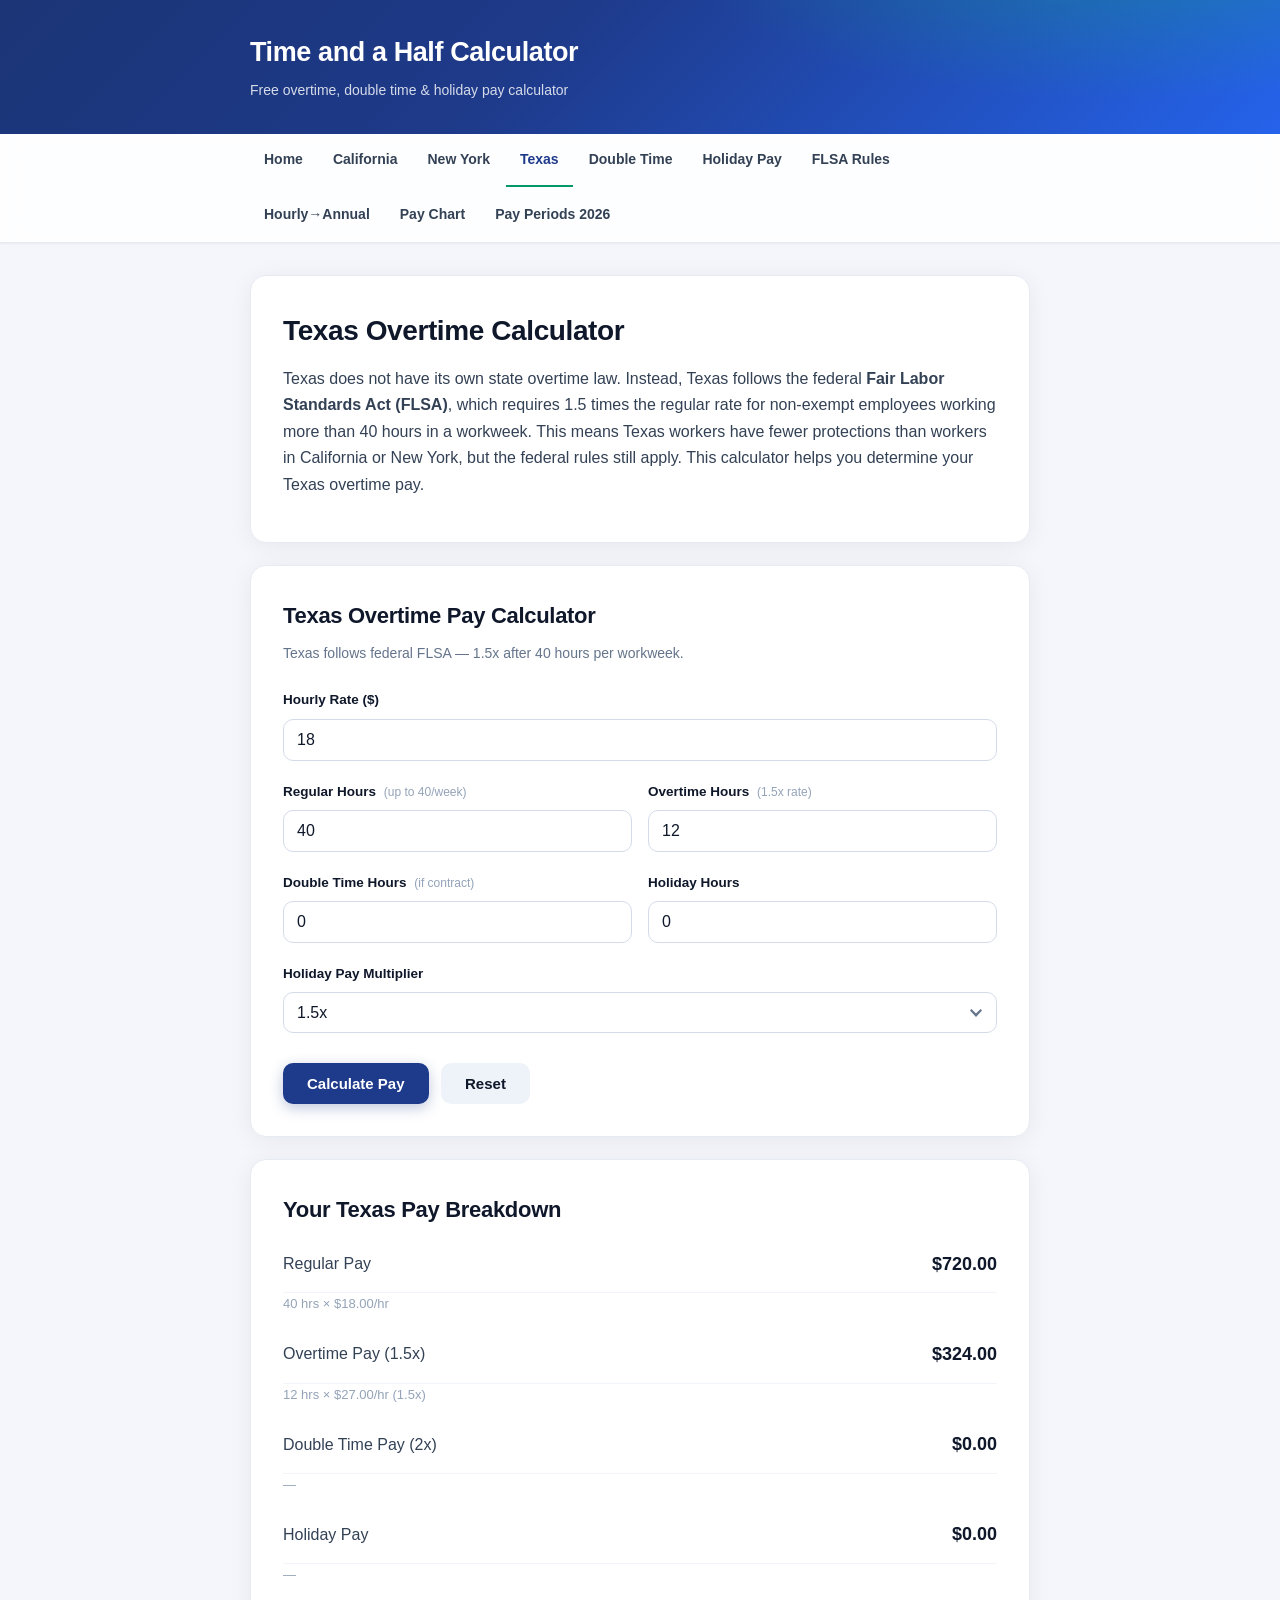
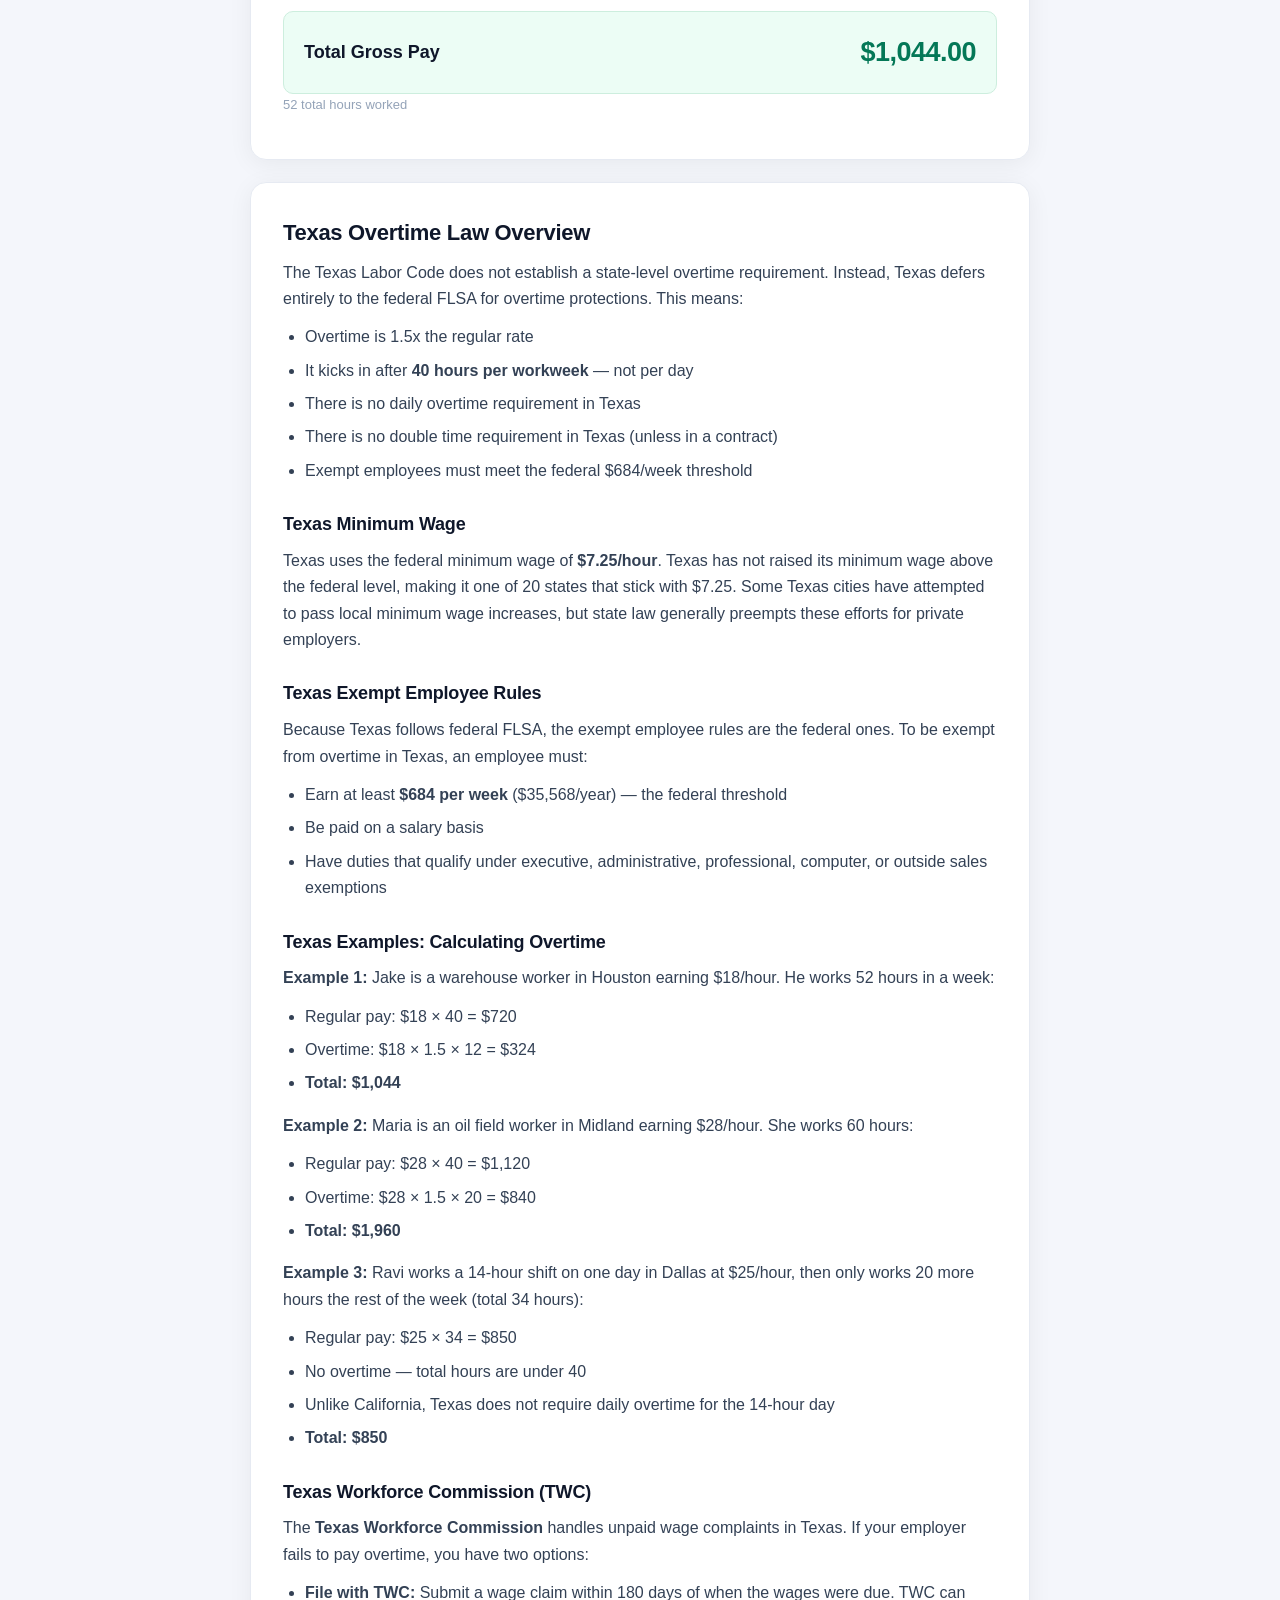
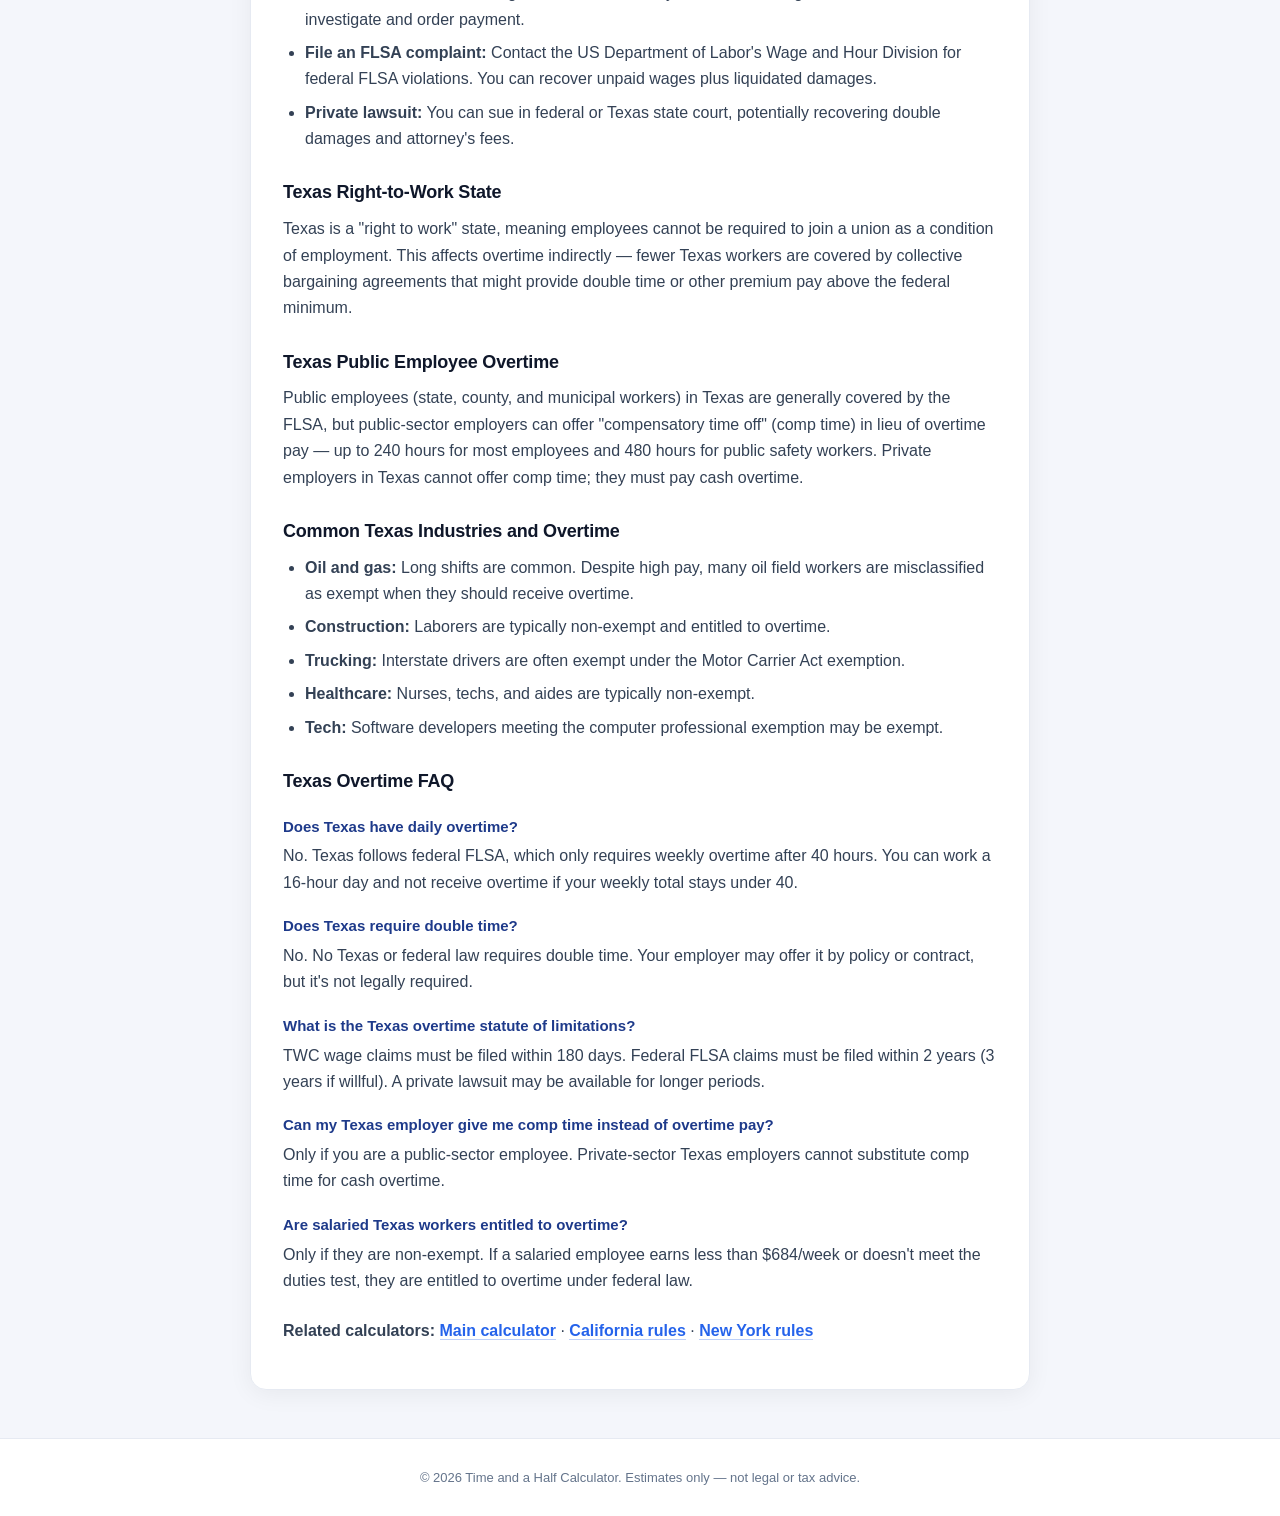
<file: texas-overtime-calculator/index.html>
<!DOCTYPE html>
<html lang="en">
<head>
<meta charset="UTF-8">
<meta name="viewport" content="width=device-width, initial-scale=1.0">
<title>Texas Overtime Calculator | TX Overtime Laws &amp; Time and a Half</title>
<meta name="description" content="Free Texas overtime calculator. Texas follows federal FLSA rules — learn about the 40-hour rule, exempt status, and how to calculate your TX overtime pay for 2026.">
<meta name="keywords" content="texas overtime calculator, texas overtime laws, TX labor code, texas time and a half, texas exempt employee, TWC overtime">
<meta name="robots" content="index, follow">
<meta name="theme-color" content="#1e3a8a">

<link rel="canonical" href="https://timeandahalfcalculator.one/texas-overtime-calculator/">

<meta property="og:type" content="website">
<meta property="og:url" content="https://timeandahalfcalculator.one/texas-overtime-calculator/">
<meta property="og:title" content="Texas Overtime Calculator | TX Time and a Half Calculator">
<meta property="og:description" content="Calculate Texas overtime pay under the federal FLSA rules that Texas follows.">
<meta property="og:image" content="https://timeandahalfcalculator.one/og-image.png">
<meta property="og:image:width" content="1200">
<meta property="og:image:height" content="630">
<meta property="og:site_name" content="Time and a Half Calculator">


<!-- Twitter -->
<meta name="twitter:card" content="summary">
<meta name="twitter:title" content="Texas Overtime Calculator | TX Time and a Half Calculator">
<meta name="twitter:description" content="Calculate Texas overtime pay under the federal FLSA rules that Texas follows.">
<meta name="twitter:image" content="https://timeandahalfcalculator.one/og-image.png">

<link rel="icon" type="image/x-icon" href="/favicon.ico">
<link rel="icon" type="image/png" sizes="32x32" href="/favicon-32.png">
<link rel="icon" type="image/png" sizes="16x16" href="/favicon-16.png">
<link rel="apple-touch-icon" sizes="180x180" href="/favicon-180.png">

<link rel="stylesheet" href="../style.css">

<script type="application/ld+json">
{
  "@context": "https://schema.org",
  "@type": "WebApplication",
  "name": "Texas Overtime Calculator",
  "url": "https://timeandahalfcalculator.one/texas-overtime-calculator/",
  "description": "Free Texas overtime calculator following federal FLSA standards.",
  "applicationCategory": "FinanceApplication",
  "operatingSystem": "Any",
  "offers": {"@type": "Offer", "price": "0", "priceCurrency": "USD"}
}
</script>
</head>
<body>

<header class="site-header">
  <div class="container">
    <div class="logo"><a href="../">Time and a Half Calculator</a></div>
    <p class="tagline">Free overtime, double time &amp; holiday pay calculator</p>
  </div>
</header>

<nav class="site-nav">
  <div class="container">
    <ul>
      <li><a href="../">Home</a></li>
      <li><a href="../california-overtime-calculator/">California</a></li>
      <li><a href="../new-york-overtime-calculator/">New York</a></li>
      <li><a href="../texas-overtime-calculator/" class="active">Texas</a></li>
      <li><a href="../double-time-calculator/">Double Time</a></li>
      <li><a href="../holiday-pay-calculator/">Holiday Pay</a></li>
      <li><a href="../flsa-overtime-rules/">FLSA Rules</a></li>
      <li><a href="../hourly-to-annual-calculator/">Hourly→Annual</a></li>
      <li><a href="../overtime-pay-chart/">Pay Chart</a></li>
      <li><a href="../pay-periods-2026/">Pay Periods 2026</a></li>
    </ul>
  </div>
</nav>

<main class="container">

  <section class="info-section" style="margin-top:0">
    <h1 style="font-size:28px;margin-bottom:12px">Texas Overtime Calculator</h1>
    <p>
      Texas does not have its own state overtime law. Instead, Texas follows the federal
      <strong>Fair Labor Standards Act (FLSA)</strong>, which requires 1.5 times the regular rate for non-exempt
      employees working more than 40 hours in a workweek. This means Texas workers have fewer protections than
      workers in California or New York, but the federal rules still apply. This calculator helps you determine
      your Texas overtime pay.
    </p>
  </section>

  <section class="calculator-card">
    <h2>Texas Overtime Pay Calculator</h2>
    <p class="helper-text">Texas follows federal FLSA — 1.5x after 40 hours per workweek.</p>

    <div class="input-group">
      <label for="hourlyRate">Hourly Rate ($)</label>
      <input type="number" id="hourlyRate" min="0" step="0.01" value="18">
    </div>

    <div class="input-row">
      <div class="input-group">
        <label for="regularHours">Regular Hours <span class="hint">(up to 40/week)</span></label>
        <input type="number" id="regularHours" min="0" step="0.25" value="40">
      </div>
      <div class="input-group">
        <label for="overtimeHours">Overtime Hours <span class="hint">(1.5x rate)</span></label>
        <input type="number" id="overtimeHours" min="0" step="0.25" value="12">
      </div>
    </div>

    <div class="input-row">
      <div class="input-group">
        <label for="doubleHours">Double Time Hours <span class="hint">(if contract)</span></label>
        <input type="number" id="doubleHours" min="0" step="0.25" value="0">
      </div>
      <div class="input-group">
        <label for="holidayHours">Holiday Hours</label>
        <input type="number" id="holidayHours" min="0" step="0.25" value="0">
      </div>
    </div>

    <div class="input-group">
      <label for="holidayMultiplier">Holiday Pay Multiplier</label>
      <select id="holidayMultiplier">
        <option value="1">1.0x (Regular, TX default)</option>
        <option value="1.5" selected>1.5x</option>
        <option value="2">2.0x</option>
      </select>
    </div>

    <button id="calculateBtn" class="btn-primary">Calculate Pay</button>
    <button id="resetBtn" class="btn-secondary">Reset</button>
  </section>

  <section class="results-card" id="results">
    <h2>Your Texas Pay Breakdown</h2>
    <div class="result-row"><span class="result-label">Regular Pay</span><span class="result-value" id="regularPay">$0.00</span></div>
    <div class="result-detail" id="regularDetail">—</div>
    <div class="result-row"><span class="result-label">Overtime Pay (1.5x)</span><span class="result-value" id="overtimePay">$0.00</span></div>
    <div class="result-detail" id="overtimeDetail">—</div>
    <div class="result-row"><span class="result-label">Double Time Pay (2x)</span><span class="result-value" id="doublePay">$0.00</span></div>
    <div class="result-detail" id="doubleDetail">—</div>
    <div class="result-row"><span class="result-label">Holiday Pay</span><span class="result-value" id="holidayPay">$0.00</span></div>
    <div class="result-detail" id="holidayDetail">—</div>
    <div class="result-row total-row"><span class="result-label">Total Gross Pay</span><span class="result-value total-value" id="totalPay">$0.00</span></div>
    <div class="result-detail" id="totalDetail">—</div>
  </section>

  <section class="info-section">
    <h2>Texas Overtime Law Overview</h2>
    <p>
      The Texas Labor Code does not establish a state-level overtime requirement. Instead, Texas defers entirely
      to the federal FLSA for overtime protections. This means:
    </p>
    <ul>
      <li>Overtime is 1.5x the regular rate</li>
      <li>It kicks in after <strong>40 hours per workweek</strong> — not per day</li>
      <li>There is no daily overtime requirement in Texas</li>
      <li>There is no double time requirement in Texas (unless in a contract)</li>
      <li>Exempt employees must meet the federal $684/week threshold</li>
    </ul>

    <h3>Texas Minimum Wage</h3>
    <p>
      Texas uses the federal minimum wage of <strong>$7.25/hour</strong>. Texas has not raised its minimum wage
      above the federal level, making it one of 20 states that stick with $7.25. Some Texas cities have attempted
      to pass local minimum wage increases, but state law generally preempts these efforts for private employers.
    </p>

    <h3>Texas Exempt Employee Rules</h3>
    <p>
      Because Texas follows federal FLSA, the exempt employee rules are the federal ones. To be exempt from
      overtime in Texas, an employee must:
    </p>
    <ul>
      <li>Earn at least <strong>$684 per week</strong> ($35,568/year) — the federal threshold</li>
      <li>Be paid on a salary basis</li>
      <li>Have duties that qualify under executive, administrative, professional, computer, or outside sales exemptions</li>
    </ul>

    <h3>Texas Examples: Calculating Overtime</h3>
    <p><strong>Example 1:</strong> Jake is a warehouse worker in Houston earning $18/hour. He works 52 hours in a week:</p>
    <ul>
      <li>Regular pay: $18 × 40 = $720</li>
      <li>Overtime: $18 × 1.5 × 12 = $324</li>
      <li><strong>Total: $1,044</strong></li>
    </ul>

    <p><strong>Example 2:</strong> Maria is an oil field worker in Midland earning $28/hour. She works 60 hours:</p>
    <ul>
      <li>Regular pay: $28 × 40 = $1,120</li>
      <li>Overtime: $28 × 1.5 × 20 = $840</li>
      <li><strong>Total: $1,960</strong></li>
    </ul>

    <p><strong>Example 3:</strong> Ravi works a 14-hour shift on one day in Dallas at $25/hour, then only works 20 more hours the rest of the week (total 34 hours):</p>
    <ul>
      <li>Regular pay: $25 × 34 = $850</li>
      <li>No overtime — total hours are under 40</li>
      <li>Unlike California, Texas does not require daily overtime for the 14-hour day</li>
      <li><strong>Total: $850</strong></li>
    </ul>

    <h3>Texas Workforce Commission (TWC)</h3>
    <p>
      The <strong>Texas Workforce Commission</strong> handles unpaid wage complaints in Texas. If your employer fails
      to pay overtime, you have two options:
    </p>
    <ul>
      <li><strong>File with TWC:</strong> Submit a wage claim within 180 days of when the wages were due. TWC can
        investigate and order payment.</li>
      <li><strong>File an FLSA complaint:</strong> Contact the US Department of Labor's Wage and Hour Division for
        federal FLSA violations. You can recover unpaid wages plus liquidated damages.</li>
      <li><strong>Private lawsuit:</strong> You can sue in federal or Texas state court, potentially recovering
        double damages and attorney's fees.</li>
    </ul>

    <h3>Texas Right-to-Work State</h3>
    <p>
      Texas is a "right to work" state, meaning employees cannot be required to join a union as a condition of
      employment. This affects overtime indirectly — fewer Texas workers are covered by collective bargaining
      agreements that might provide double time or other premium pay above the federal minimum.
    </p>

    <h3>Texas Public Employee Overtime</h3>
    <p>
      Public employees (state, county, and municipal workers) in Texas are generally covered by the FLSA, but
      public-sector employers can offer "compensatory time off" (comp time) in lieu of overtime pay — up to
      240 hours for most employees and 480 hours for public safety workers. Private employers in Texas cannot
      offer comp time; they must pay cash overtime.
    </p>

    <h3>Common Texas Industries and Overtime</h3>
    <ul>
      <li><strong>Oil and gas:</strong> Long shifts are common. Despite high pay, many oil field workers are misclassified as exempt when they should receive overtime.</li>
      <li><strong>Construction:</strong> Laborers are typically non-exempt and entitled to overtime.</li>
      <li><strong>Trucking:</strong> Interstate drivers are often exempt under the Motor Carrier Act exemption.</li>
      <li><strong>Healthcare:</strong> Nurses, techs, and aides are typically non-exempt.</li>
      <li><strong>Tech:</strong> Software developers meeting the computer professional exemption may be exempt.</li>
    </ul>

    <h3>Texas Overtime FAQ</h3>
    <div class="faq">
      <h4>Does Texas have daily overtime?</h4>
      <p>No. Texas follows federal FLSA, which only requires weekly overtime after 40 hours. You can work a 16-hour day and not receive overtime if your weekly total stays under 40.</p>

      <h4>Does Texas require double time?</h4>
      <p>No. No Texas or federal law requires double time. Your employer may offer it by policy or contract, but it's not legally required.</p>

      <h4>What is the Texas overtime statute of limitations?</h4>
      <p>TWC wage claims must be filed within 180 days. Federal FLSA claims must be filed within 2 years (3 years if willful). A private lawsuit may be available for longer periods.</p>

      <h4>Can my Texas employer give me comp time instead of overtime pay?</h4>
      <p>Only if you are a public-sector employee. Private-sector Texas employers cannot substitute comp time for cash overtime.</p>

      <h4>Are salaried Texas workers entitled to overtime?</h4>
      <p>Only if they are non-exempt. If a salaried employee earns less than $684/week or doesn't meet the duties test, they are entitled to overtime under federal law.</p>
    </div>

    <p style="margin-top:24px">
      <strong>Related calculators:</strong>
      <a href="../">Main calculator</a> ·
      <a href="../california-overtime-calculator/">California rules</a> ·
      <a href="../new-york-overtime-calculator/">New York rules</a>
    </p>
  </section>

</main>

<footer class="site-footer">
  <div class="container">
    <p>&copy; 2026 Time and a Half Calculator. Estimates only — not legal or tax advice.</p>
  </div>
</footer>

<script src="../script.js"></script>
</body>
</html>
</file>
<file: style.css>
/* ==========================================================================
   Time and a Half Calculator — Refined Fintech theme
   Authority indigo × money-positive emerald. System fonts, no web fonts.
   ========================================================================== */

/* Design tokens */
:root {
  /* Surfaces & neutrals */
  --bg:        #f4f6fb;
  --bg-soft:   #eef2f9;
  --surface:   #ffffff;
  --ink:       #0f172a;
  --ink-2:     #334155;
  --ink-3:     #64748b;
  --ink-4:     #94a3b8;
  --line:      #e6eaf2;
  --line-2:    #d4dbe8;

  /* Brand — deep indigo (authority / trust) */
  --brand:       #1e3a8a;
  --brand-700:   #1e40af;
  --brand-600:   #2563eb;
  --brand-soft:  #eef2fb;
  --ring:        rgba(30, 58, 138, 0.16);

  /* Accent — emerald (money / positive / totals) */
  --accent:      #059669;
  --accent-700:  #047857;
  --accent-soft: #ecfdf5;

  /* Elevation */
  --shadow-sm: 0 1px 2px rgba(15, 23, 42, 0.05);
  --shadow-md: 0 4px 24px rgba(2, 6, 23, 0.06);
  --shadow-lg: 0 14px 40px rgba(2, 6, 23, 0.10);

  /* Shape */
  --radius:    16px;
  --radius-sm: 10px;
  --radius-xs: 8px;

  --ease: cubic-bezier(0.2, 0.7, 0.2, 1);
}

/* Reset & Base */
* {
  margin: 0;
  padding: 0;
  box-sizing: border-box;
}

html { scroll-behavior: smooth; }

body {
  font-family: -apple-system, BlinkMacSystemFont, "Segoe UI", Roboto, Oxygen, Ubuntu, sans-serif;
  background:
    radial-gradient(1200px 600px at 100% -10%, #eaf0fb 0%, rgba(234, 240, 251, 0) 55%),
    var(--bg);
  color: var(--ink);
  line-height: 1.65;
  font-size: 16px;
  -webkit-font-smoothing: antialiased;
  text-rendering: optimizeLegibility;
}

::selection {
  background: var(--brand);
  color: #fff;
}

a { color: var(--brand-600); }

.container {
  max-width: 820px;
  margin: 0 auto;
  padding: 0 20px;
}

/* Header */
.site-header {
  position: relative;
  background: linear-gradient(135deg, #1b3576 0%, var(--brand) 42%, var(--brand-600) 100%);
  color: #fff;
  padding: 30px 0 32px;
  margin-bottom: 0;
  overflow: hidden;
}

.site-header::after {
  content: "";
  position: absolute;
  inset: 0;
  background: radial-gradient(640px 220px at 88% -40%, rgba(16, 185, 129, 0.35), rgba(16, 185, 129, 0) 70%);
  pointer-events: none;
}

.site-header .container { position: relative; z-index: 1; }

.logo {
  font-size: 27px;
  font-weight: 800;
  letter-spacing: -0.4px;
  color: #fff;
  margin-bottom: 4px;
}

.logo a {
  color: inherit;
  text-decoration: none;
}

.logo a:hover { color: #fff; opacity: 0.92; }

.tagline {
  color: rgba(255, 255, 255, 0.82);
  font-size: 14px;
  font-weight: 500;
}

/* Navigation — sticky */
.site-nav {
  position: sticky;
  top: 0;
  z-index: 50;
  background: rgba(255, 255, 255, 0.86);
  -webkit-backdrop-filter: saturate(180%) blur(12px);
  backdrop-filter: saturate(180%) blur(12px);
  border-bottom: 1px solid var(--line);
  box-shadow: var(--shadow-sm);
  margin-bottom: 32px;
}

.site-nav ul {
  list-style: none;
  display: flex;
  flex-wrap: wrap;
  gap: 2px;
  padding: 0;
}

.site-nav li { margin: 0; }

.site-nav a {
  position: relative;
  display: block;
  padding: 14px 14px;
  color: var(--ink-2);
  text-decoration: none;
  font-size: 14px;
  font-weight: 600;
  border-bottom: 2px solid transparent;
  transition: color 0.18s var(--ease), border-color 0.18s var(--ease);
}

.site-nav a:hover { color: var(--brand); }

.site-nav a.active {
  color: var(--brand);
  border-bottom-color: var(--accent);
}

/* Cards */
.calculator-card,
.results-card,
.info-section {
  background: var(--surface);
  border: 1px solid var(--line);
  border-radius: var(--radius);
  padding: 32px;
  margin-bottom: 22px;
  box-shadow: var(--shadow-md);
  animation: rise 0.55s var(--ease) both;
}

.calculator-card { animation-delay: 0.02s; }
.results-card    { animation-delay: 0.10s; }
.info-section    { animation-delay: 0.18s; }

@keyframes rise {
  from { opacity: 0; transform: translateY(14px); }
  to   { opacity: 1; transform: none; }
}

.calculator-card h2,
.results-card h2,
.info-section h2 {
  font-size: 22px;
  font-weight: 700;
  letter-spacing: -0.3px;
  margin-bottom: 8px;
  color: var(--ink);
}

/* Subpage in-content H1 (carries inline font-size) */
h1 { letter-spacing: -0.4px; color: var(--ink); }

.helper-text {
  color: var(--ink-3);
  font-size: 14px;
  margin-bottom: 24px;
}

/* Inputs */
.input-group { margin-bottom: 20px; }

.input-row {
  display: grid;
  grid-template-columns: 1fr 1fr;
  gap: 16px;
}

label {
  display: block;
  font-weight: 600;
  font-size: 13.5px;
  color: var(--ink);
  margin-bottom: 7px;
}

.hint {
  font-weight: 400;
  color: var(--ink-4);
  font-size: 12px;
  margin-left: 4px;
}

input[type="number"],
select {
  width: 100%;
  padding: 11px 13px;
  border: 1px solid var(--line-2);
  border-radius: var(--radius-sm);
  font-size: 16px;
  color: var(--ink);
  background: var(--surface);
  transition: border-color 0.15s var(--ease), box-shadow 0.15s var(--ease);
}

input[type="number"]::placeholder { color: var(--ink-4); }

input[type="number"]:focus,
select:focus {
  outline: none;
  border-color: var(--brand);
  box-shadow: 0 0 0 4px var(--ring);
}

select {
  appearance: none;
  -webkit-appearance: none;
  background-image: url("data:image/svg+xml,%3Csvg xmlns='http://www.w3.org/2000/svg' width='12' height='8' viewBox='0 0 12 8'%3E%3Cpath fill='%2364748b' d='M6 8 0 1.4 1.4 0 6 4.6 10.6 0 12 1.4z'/%3E%3C/svg%3E");
  background-repeat: no-repeat;
  background-position: right 14px center;
  padding-right: 36px;
}

/* Buttons */
.btn-primary,
.btn-secondary {
  padding: 12px 24px;
  border: none;
  border-radius: var(--radius-sm);
  font-size: 15px;
  font-weight: 700;
  cursor: pointer;
  transition: background 0.18s var(--ease), box-shadow 0.18s var(--ease), transform 0.06s var(--ease);
  margin-right: 8px;
  margin-top: 10px;
}

.btn-primary {
  background: var(--brand);
  color: #fff;
  box-shadow: 0 4px 14px rgba(30, 58, 138, 0.28);
}

.btn-primary:hover { background: var(--brand-700); box-shadow: 0 6px 18px rgba(30, 58, 138, 0.34); }
.btn-primary:active { transform: translateY(1px); }

.btn-secondary {
  background: var(--bg-soft);
  color: var(--ink);
}

.btn-secondary:hover { background: #e2e8f4; }
.btn-secondary:active { transform: translateY(1px); }

.btn-primary:focus-visible,
.btn-secondary:focus-visible {
  outline: none;
  box-shadow: 0 0 0 4px var(--ring);
}

/* Results */
.result-row {
  display: flex;
  justify-content: space-between;
  align-items: center;
  padding: 13px 0;
  border-bottom: 1px solid #f1f4f9;
}

.result-label {
  font-weight: 500;
  color: var(--ink-2);
}

.result-value {
  font-weight: 600;
  font-size: 18px;
  color: var(--ink);
  font-variant-numeric: tabular-nums;
}

.result-detail {
  font-size: 13px;
  color: var(--ink-4);
  padding-bottom: 12px;
}

.total-row {
  margin-top: 14px;
  padding: 18px 20px;
  border: 1px solid #cdeede;
  border-radius: var(--radius-sm);
  background: var(--accent-soft);
}

.total-row .result-label {
  font-size: 18px;
  font-weight: 700;
  color: var(--ink);
}

.total-value {
  font-size: 27px;
  font-weight: 800;
  color: var(--accent-700);
  letter-spacing: -0.5px;
}

/* Info Section */
.info-section h3 {
  font-size: 18px;
  font-weight: 700;
  letter-spacing: -0.2px;
  margin-top: 26px;
  margin-bottom: 8px;
  color: var(--ink);
}

.info-section h4 {
  font-size: 15px;
  font-weight: 700;
  margin-top: 18px;
  margin-bottom: 4px;
  color: var(--ink);
}

.info-section p {
  margin-bottom: 12px;
  color: var(--ink-2);
}

.info-section ul {
  padding-left: 22px;
  margin-bottom: 16px;
  color: var(--ink-2);
}

.info-section li { margin-bottom: 7px; }

/* In-content links */
.info-section a,
.site-footer a {
  color: var(--brand-600);
  text-decoration: none;
  font-weight: 600;
  border-bottom: 1px solid rgba(37, 99, 235, 0.3);
  transition: color 0.15s var(--ease), border-color 0.15s var(--ease);
}

.info-section a:hover,
.site-footer a:hover {
  color: var(--brand-700);
  border-bottom-color: var(--brand-600);
}

.formula-box {
  background: linear-gradient(var(--brand-soft), var(--brand-soft)) padding-box;
  border: 1px solid #dde6f8;
  border-left: 4px solid var(--brand);
  padding: 16px 20px;
  font-family: "SF Mono", "Cascadia Code", Consolas, Monaco, monospace;
  font-size: 14.5px;
  color: var(--brand-700);
  margin: 12px 0 16px;
  border-radius: var(--radius-xs);
}

.faq h4 { color: var(--brand); }

/* Pay Chart Table */
.table-wrap {
  overflow-x: auto;
  margin: 16px 0 20px;
  border: 1px solid var(--line);
  border-radius: var(--radius-sm);
  box-shadow: var(--shadow-sm);
}

.pay-table {
  width: 100%;
  border-collapse: collapse;
  font-size: 14px;
  background: var(--surface);
}

.pay-table thead { background: var(--bg-soft); }

.pay-table th {
  text-align: left;
  padding: 12px 14px;
  font-weight: 700;
  font-size: 12.5px;
  text-transform: uppercase;
  letter-spacing: 0.4px;
  color: var(--ink-2);
  border-bottom: 1px solid var(--line);
  white-space: nowrap;
}

.pay-table td {
  padding: 11px 14px;
  color: var(--ink-2);
  border-bottom: 1px solid #f1f4f9;
  font-variant-numeric: tabular-nums;
}

.pay-table tbody tr { transition: background 0.12s var(--ease); }
.pay-table tbody tr:hover { background: #f6f9fe; }
.pay-table tbody tr:last-child td { border-bottom: none; }

/* Footer */
.site-footer {
  background: var(--surface);
  border-top: 1px solid var(--line);
  padding: 28px 0;
  margin-top: 48px;
  text-align: center;
  color: var(--ink-3);
  font-size: 13px;
}

.site-footer a { font-size: inherit; }

.disclaimer {
  margin-top: 4px;
  font-size: 12px;
  color: var(--ink-4);
}

/* Mobile */
@media (max-width: 600px) {
  .calculator-card,
  .results-card,
  .info-section {
    padding: 22px;
  }

  .input-row {
    grid-template-columns: 1fr;
    gap: 0;
  }

  .logo { font-size: 22px; }

  .total-value { font-size: 23px; }

  /* Keep the sticky nav to a single scrollable row */
  .site-nav ul {
    flex-wrap: nowrap;
    overflow-x: auto;
    -webkit-overflow-scrolling: touch;
    scrollbar-width: none;
  }
  .site-nav ul::-webkit-scrollbar { display: none; }
  .site-nav a { white-space: nowrap; padding: 13px 12px; }
}

/* Respect reduced-motion preferences */
@media (prefers-reduced-motion: reduce) {
  html { scroll-behavior: auto; }
  .calculator-card,
  .results-card,
  .info-section { animation: none; }
  * { transition: none !important; }
}
</file>
